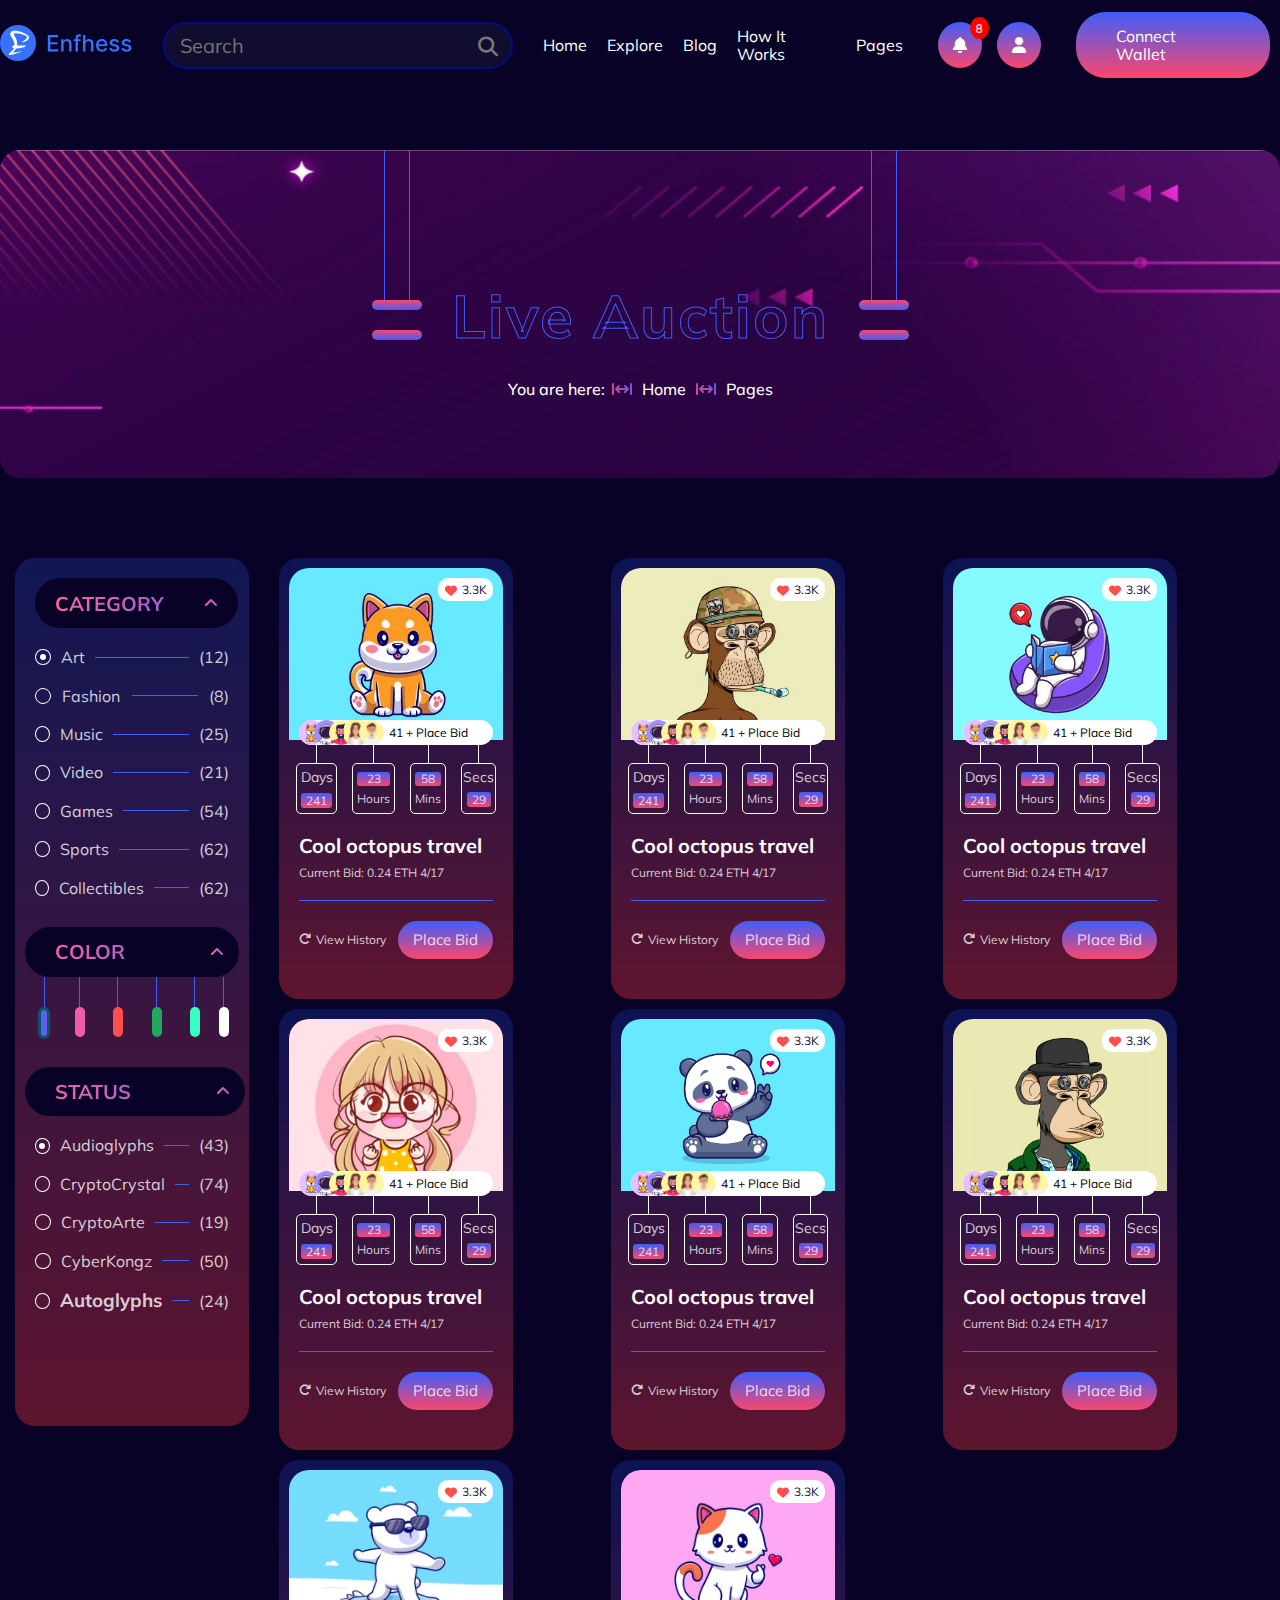
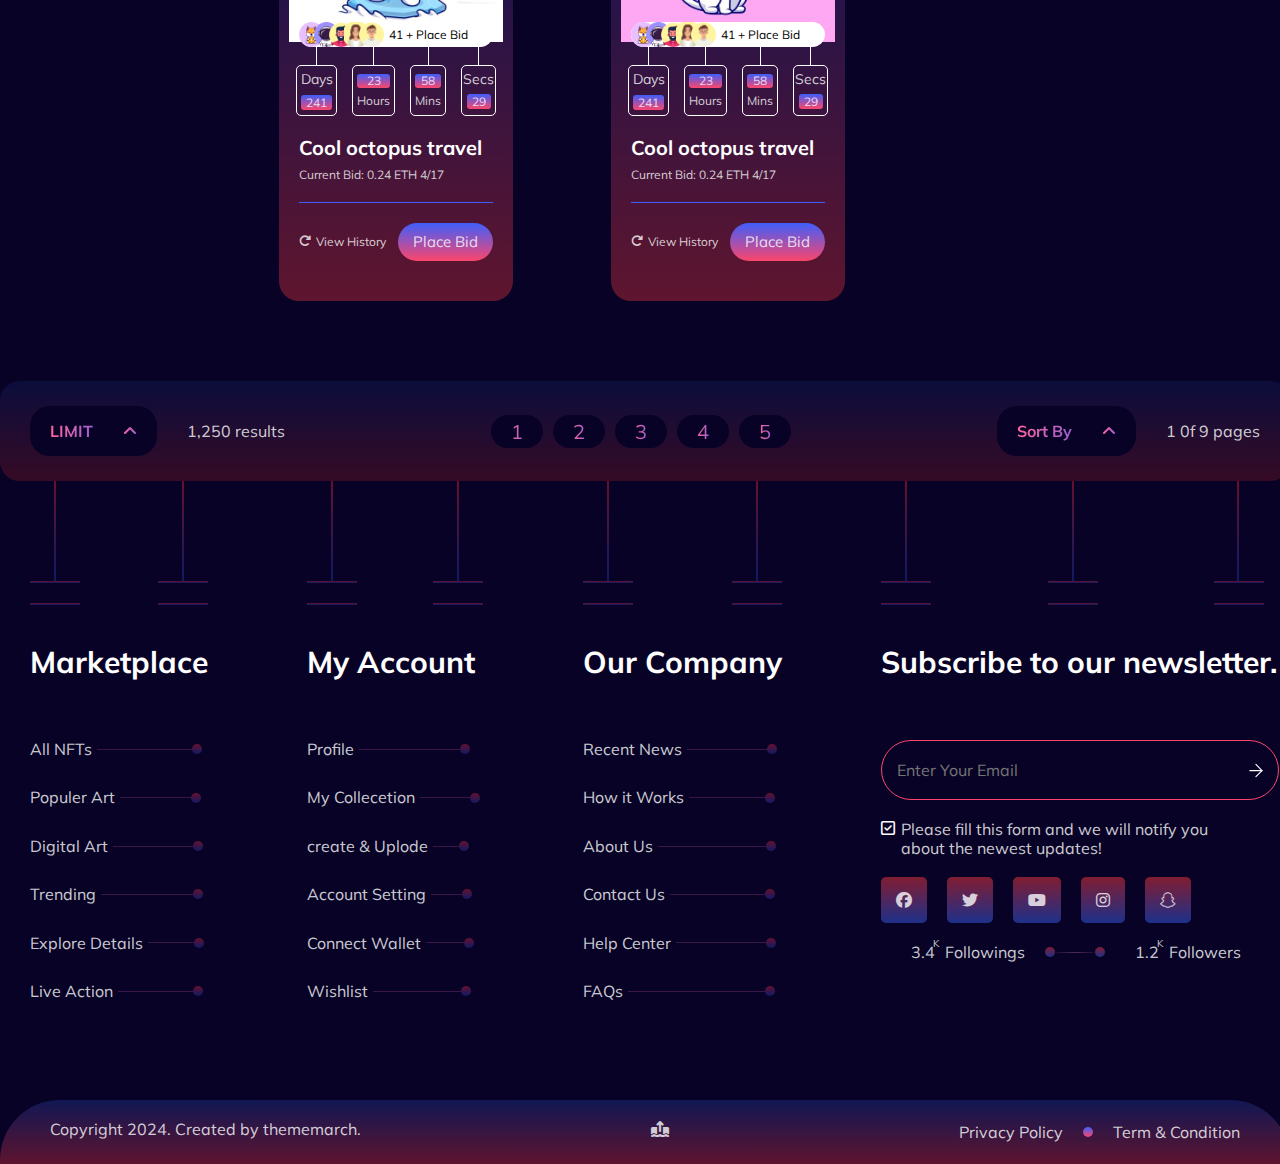
<file: index2.html>
<!DOCTYPE html>
<html lang="en">
<head>
    <meta charset="UTF-8">
    <meta name="viewport" content="width=device-width, initial-scale=1.0">
    <title>Document</title>
    <link rel="stylesheet" href="css2/index.css">
    <link rel="stylesheet" href="css2/all.min.css">
    <link rel="stylesheet" href="css2/normalize.css">

</head>
<body>
    <div class="header">
        <div class="logo">
            <img src="images/logo.svg" alt="">
        </div>
        <div class="ditals">
            <div class="form">
            <input type="text" placeholder="search" >
        <i class="fa-solid fa-magnifying-glass"></i>
        </div> 
        
        <ul>
            <li>
                <div class="mega home">
                 
                    <a href="index.html">Home style one</a>
                    <a href="index2.html">Home style two</a>
                    <a href="index3.html">Home style three</a>
                    <a href="index4.html">Home style four</a>
                    <a>Home style five</a>
                  
                </div>
                <a href="#">Home</a></li>
            <li>
                <div class="mega explore">
                   
                        <a>Explore style one</a>
                        <a>Explore style two</a>
                        <a>Explore style three</a>
                        <a>Explore style four</a>
                        <a>Explore style five</a>
                    
                </div>
                <a href="#">Explore</a></li>
            <li>
                <div class="mega blog">
                    
                        <a>Blog style one</a>
                        <a>Blog style two</a>
                        <a>Blog Details</a>
                    
                </div>
                <a href="#">Blog</a></li>
            <li>
                <div class="mega help">
                    
                        <a>Help center</a>
                        <a>Help Center Category</a>
                        <a>Help Center Details</a>
                        <a>Terms & Conditions</a>
                        <a>Private Policy</a>
                        <a>FAQs</a>
                    
                </div>
                <a href="#">How It Works</a></li>
            <li>
                <div class="mega contact">
                  
                        <a>Cotact Us</a>
                        <a>404 Error</a>
                        <a>Sign in</a>
                        <a>Rwgister</a>
                        <a>Forget Password</a>
                
                </div>
                <a href="#">Pages</a></li>
        </ul>
        <div class="icon">
            <div class="bell">
               <!-- <div class="red"></div>
               <div class="green"></div> -->
                 <i class="fa-solid fa-bell"></i>
                 
            </div>
            <div class="user">
                 <i class="fa-solid fa-user"></i>
            </div>
           
        </div>
        <div class="btn">
            <a href="" class="trgit">Connect Wallet</a>
            <div class="card red"></div>
            <div class="card green"></div>
            <div class="card blue"></div>
            <a href="" class="card  aqa">Connect Wallet</a>
            
        </div>
        </div>
       
        
   
       

       
    </div>

    <div class="land">
        <div class="container">
            <div class="heading">
                <div class="left">
                    <div class="hight">
                        <div></div>
                        <div></div>
                    </div>
                    <div class="width">
                        <div></div>
                        <div></div>
                    </div>
                  </div>
                  <div class="center">
                    <h1>Live Auction</h1>
                  </div>
                  <div class="right">
                    <div class="hight">
                        <div></div>
                        <div></div>
                    </div>
                    <div class="width">
                        <div></div>
                        <div></div>
                    </div>
                  </div>
            </div>
            <div class="line"></div>
            <div class="text">
                <div class="left">
                      <p>You are here:</p>
                <i class="fa-solid fa-arrows-left-right-to-line"></i>
                </div>
                <div class="right">
                    <p>Home</p>
                    <i class="fa-solid fa-arrows-left-right-to-line"></i>
                    <p>Pages</p>
                </div>
              
            </div>
        </div>
        
    </div>
    <div class="nav-section">
        <div class="container">
            <div class="left">
            <div class="category">
                <div class="headen">
                    <h1>CATEGORY</h1>
                <div class="icon">
                    <i class="fas fa-angle-up"></i>
                </div>
                </div>

                <div class="content">
                    <div class="text1">
                        <div class="bolet">
                        </div>
                        
                            <p>Art</p>
                         
                       
                        <div class="lin"></div>
                        <div class="numper">
                            (12)
                        </div>
                    </div>
                    <div class="width"></div>
                    <div class="text2">
                        <div class="bolet"></div>
                        <p>Fashion</p>
                        <div class="lin"></div>
                        <div class="numper">
                            (8)
                        </div>
                    </div>
                    <div class="width"></div>
                    <div class="text3">
                        <div class="bolet"></div>
                        <p>Music</p>
                        <div class="lin"></div>
                        <div class="numper">
                            (25)
                        </div>
                    </div>
                    <div class="width"></div>
                    <div class="text4">
                        <div class="bolet"></div>
                        <p>Video</p>
                        <div class="lin"></div>
                        <div class="numper">
                            (21)
                        </div>
                    </div>
                    <div class="width"></div>
                    <div class="text5">
                        <div class="bolet"></div>
                        <p>Games</p>
                        <div class="lin"></div>
                        <div class="numper">
                            (54)
                        </div>
                    </div>
                    <div class="width"></div>
                    <div class="text6">
                        <div class="bolet"></div>
                        <p>Sports</p>
                        <div class="lin"></div>
                        <div class="numper">
                            (62)
                        </div>
                    </div>
                    <div class="width"></div>
                    <div class="text7">
                        <div class="bolet"></div>
                        <p>Collectibles</p>
                        <div class="lin"></div>
                        <div class="numper">
                            (62)
                        </div>
                    </div>
                </div>
            </div>
           
            <div class="color">
            <div class="headen">
                <h1>COLOR</h1>
                <div class="icon">
                    <i class="fas fa-angle-up"></i>
                </div>
            </div>
            <div class="lines">
                <div class="bot1">
                 <div class="hight"></div>
                 <div class="blue1"></div>
                </div>
                <div class="bot2">
                 <div class="hight"></div>
                 <div class="blue2"></div>
                </div>
                <div class="bot3">
                 <div class="hight"></div>
                 <div class="blue3"></div>
                </div>
                <div class="bot4">
                 <div class="hight"></div>
                 <div class="blue4"></div>
                </div>
                <div class="bot5">
                 <div class="hight"></div>
                 <div class="blue5"></div>
                </div>
                <div class="bot6">
                 <div class="hight"></div>
                 <div class="blue6"></div>
                </div>
            </div>
            
            </div>
            <div class="status">
                <div class="headen">
                    <h1>STATUS</h1>
                    <div class="icon">
                        <i class="fas fa-angle-up"></i>
                    </div>
                </div>
                <div class="content">
                    <div class="text1">
                        <div class="bolet"></div>
                        <p>Audioglyphs</p>
                        <div class="lin"></div>
                        <div class="numper">
                            (43)
                        </div>
                    </div>
                    <div class="width"></div>
                    <div class="text2">
                        <div class="bolet"></div>
                        <p>CryptoCrystal</p>
                        <div class="lin"></div>
                        <div class="numper">
                            (74)
                        </div>
                    </div>
                    <div class="width"></div>
                    <div class="text3">
                        <div class="bolet"></div>
                        <p>CryptoArte</p>
                        <div class="lin"></div>
                        <div class="numper">
                            (19)
                        </div>
                    </div>
                    <div class="width"></div>
                    <div class="text4">
                        <div class="bolet"></div>
                        <p>CyberKongz</p>
                        <div class="lin"></div>
                        <div class="numper">
                            (50)
                        </div>
                    </div>
                    <div class="width"></div>
                    <div class="text5">
                        <div class="bolet"></div>
                        <h3>Autoglyphs</h3>
                        <div class="lin"></div>
                        <div class="numper">
                            (24)
                        </div>
                    </div>
                </div>

            </div>
            
        </div>
        <div class="right">
            <div class="box">
                <div class="imgs">
                    <img src="images/1.jpeg" alt="">
                    <div class="small-box">
                        <div class="icon">
                            <i class="fas fa-heart"></i>
                        </div>
                        <span>3.3K</span>
                    </div>

                    <div class="larg">
                        <div class="img">
                            <img src="images/avatar_10.png" class="actv" alt="">
                        <img src="images/avatar_11.png" class="actv" alt="">
                        <img src="images/avatar_12.png" alt="">
                        <img src="images/avatar_15.png" alt="">
                        <img src="images/avatar_36.png" class="actv" alt="">
                        </div>
                        <div class="text">
                            <p>41 + Place Bid</p>
                        </div>
                        
                </div>
                <div class="boxes">
                    
                    <div class="box1">
                        <div class="hight"></div>
                        <div class="box">
                            <p>Days</p>
                        <span>241</span>
                        </div>
                    </div>
                   
                    <div class="box2">
                        <div class="hight"></div>
                        <div class="box">
                           <p>23</p>
                        <span>Hours</span> 
                        </div>
                        
                    </div>
                   
                    <div class="box3">
                        <div class="hight"></div>
                       <div class="box">
                        <p>58</p>
                        <span>Mins</span>
                       </div>
                    </div>
                   
                    <div class="box4">
                        <div class="hight"></div>
                        <div class="box">
                            <p>Secs</p>
                        <span>29</span>
                        </div>
                    </div>
                </div>
               
            </div>
            <div class="text">
                <h1>Cool octopus travel</h1>
                <span>Current Bid: 0.24 ETH 4/17</span>
                <div class="width"></div>
                <div class="smal-text">
                    <div class="content">
                     <i class="fas fa-redo"></i> 
                     <span>View History</span>
                    </div>
                     <div class="btn">
                         <a class="trgit" href="#" >Place Bid</a>
                         <div class="card red"></div>
                         <div class="card green"></div>
                         <div class="card blue"></div>
                         
                        </div>
                     </div>
            </div>
        </div>
            <div class="box">
                <div class="imgs">
                    <img src="images/2.jpeg" alt="">
                    <div class="small-box">
                        <div class="icon">
                            <i class="fas fa-heart"></i>
                        </div>
                        <span>3.3K</span>
                    </div>
                    <div class="larg">
                        <div class="img">
                            <img src="images/avatar_10.png" alt="">
                        <img src="images/avatar_11.png" alt="">
                        <img src="images/avatar_12.png" alt="">
                        <img src="images/avatar_15.png" alt="">
                        <img src="images/avatar_36.png" alt="">
                        </div>
                        <div class="text">
                            <p>41 + Place Bid</p>
                        </div>
                        
                </div>
                <div class="boxes">
                    
                    <div class="box1">
                        <div class="hight"></div>
                        <div class="box">
                             <p>Days</p>
                        <span>241</span>
                        </div>
                       
                    </div>
                    
                    <div class="box2">
                        <div class="hight"></div>
                        <div class="box">
                             <p>23</p>
                        <span>Hours</span>
                        </div>
                       
                    </div>
                    
                    <div class="box3">
                        <div class="hight"></div>
                       <div class="box">
                        <p>58</p>
                        <span>Mins</span>
                       </div>
                    </div>
                   
                    <div class="box4">
                        <div class="hight"></div>
                     <div class="box">
                        <p>Secs</p>
                        <span>29</span>
                     </div>
                    </div>
                </div>
                
            </div>
            <div class="text">
                <h1>Cool octopus travel</h1>
                <span>Current Bid: 0.24 ETH 4/17</span>
                <div class="width"></div>
                <div class="smal-text">
                    <div class="content">
                     <i class="fas fa-redo"></i> 
                     <span>View History</span>
                    </div>
                     <div class="btn">
                         <a href="#">Place Bid</a>
                        </div>
                     </div>
            </div>
        </div>
            <div class="box">
                <div class="imgs">
                    <img src="images/3.jpeg" alt="">
                    <div class="small-box">
                        <div class="icon">
                            <i class="fas fa-heart"></i>
                        </div>
                        <span>3.3K</span>
                    </div>
                    <div class="larg">
                        <div class="img">
                            <img src="images/avatar_10.png" alt="">
                        <img src="images/avatar_11.png" alt="">
                        <img src="images/avatar_12.png" alt="">
                        <img src="images/avatar_15.png" alt="">
                        <img src="images/avatar_36.png" alt="">
                        </div>
                        <div class="text">
                            <p>41 + Place Bid</p>
                        </div>
                        
                </div>
                <div class="boxes">
                    
                    <div class="box1">
                        <div class="hight"></div>
                     <div class="box">
                        <p>Days</p>
                        <span>241</span>
                     </div>
                    </div>
                    
                    <div class="box2">
                        <div class="hight"></div>
                        <div class="box">
                             <p>23</p>
                        <span>Hours</span>
                        </div>
                    </div>
                   
                    <div class="box3">
                        <div class="hight"></div>
                       <div class="box">
                        <p>58</p>
                        <span>Mins</span>
                       </div>
                    </div>
                    
                    <div class="box4">
                        <div class="hight"></div>
                       <div class="box">
                        <p>Secs</p>
                        <span>29</span>
                       </div>
                    </div>
                </div>
                
            </div>
            <div class="text">
                <h1>Cool octopus travel</h1>
                <span>Current Bid: 0.24 ETH 4/17</span>
                <div class="width"></div>
                <div class="smal-text">
                    <div class="content">
                     <i class="fas fa-redo"></i> 
                     <span>View History</span>
                    </div>
                     <div class="btn">
                         <a href="#">Place Bid</a>
                        </div>
                     </div>
            </div>
        </div>
            <div class="box del">
                <div class="imgs">
                    <img src="images/general_20.jpeg" alt="">
                    <div class="small-box">
                        <div class="icon">
                            <i class="fas fa-heart"></i>
                        </div>
                        <span>3.3K</span>
                    </div>
                    <div class="larg">
                        <div class="img">
                            <img src="images/avatar_10.png" alt="">
                        <img src="images/avatar_11.png" alt="">
                        <img src="images/avatar_12.png" alt="">
                        <img src="images/avatar_15.png" alt="">
                        <img src="images/avatar_36.png" alt="">
                        </div>
                        <div class="text">
                            <p>41 + Place Bid</p>
                        </div>
                        
                </div>
                <div class="boxes">
                    
                    <div class="box1">
                        <div class="hight"></div>
                     <div class="box">
                        <p>Days</p>
                        <span>241</span>
                     </div>
                    </div>
                    
                    <div class="box2">
                        <div class="hight"></div>
                        <div class="box">
                            <p>23</p>
                        <span>Hours</span>
                        </div>
                    </div>
                   
                    <div class="box3">
                        <div class="hight"></div>
                       <div class="box">
                        <p>58</p>
                        <span>Mins</span>
                       </div>
                    </div>
                    
                    <div class="box4">
                        <div class="hight"></div>
                       <div class="box">
                        <p>Secs</p>
                        <span>29</span>
                       </div>
                    </div>
                </div>
                
            </div>
            <div class="text">
                <h1>Cool octopus travel</h1>
                <span>Current Bid: 0.24 ETH 4/17</span>
                <div class="width"></div>
                <div class="smal-text">
                   <div class="content">
                    <i class="fas fa-redo"></i> 
                    <span>View History</span>
                   </div>
                    <div class="btn">
                        <a href="#">Place Bid</a>
                       </div>
                    </div>
                  
            </div>
        </div>
            <div class="box  del">
                <div class="imgs">
                    <img src="images/general_19.jpeg" alt="">
                    <div class="small-box">
                        <div class="icon">
                            <i class="fas fa-heart"></i>
                        </div>
                        <span>3.3K</span>
                    </div>
                    <div class="larg">
                        <div class="img">
                            <img src="images/avatar_10.png" alt="">
                        <img src="images/avatar_11.png" alt="">
                        <img src="images/avatar_12.png" alt="">
                        <img src="images/avatar_15.png" alt="">
                        <img src="images/avatar_36.png" alt="">
                        </div>
                        <div class="text">
                            <p>41 + Place Bid</p>
                        </div>
                        
                </div>
                <div class="boxes">
                    
                    <div class="box1">
                        <div class="hight"></div>
                     <div class="box">
                        <p>Days</p>
                        <span>241</span>
                     </div>
                    </div>
                    
                    <div class="box2">
                        <div class="hight"></div>
                        <div class="box">
                            <p>23</p>
                        <span>Hours</span>
                        </div>
                    </div>
                   
                    <div class="box3">
                        <div class="hight"></div>
                       <div class="box">
                        <p>58</p>
                        <span>Mins</span>
                       </div>
                    </div>
                    
                    <div class="box4">
                        <div class="hight"></div>
                       <div class="box">
                        <p>Secs</p>
                        <span>29</span>
                       </div>
                    </div>
                </div>
                
            </div>
            <div class="text">
                <h1>Cool octopus travel</h1>
                <span>Current Bid: 0.24 ETH 4/17</span>
                <div class="width"></div>
                <div class="smal-text">
                   <div class="content">
                    <i class="fas fa-redo"></i> 
                    <span>View History</span>
                   </div>
                    <div class="btn">
                        <a href="#">Place Bid</a>
                       </div>
                    </div>
                  
            </div>
        </div>
            <div class="box del">
                <div class="imgs">
                    <img src="images/general_21.jpeg" alt="">
                    <div class="small-box">
                        <div class="icon">
                            <i class="fas fa-heart"></i>
                        </div>
                        <span>3.3K</span>
                    </div>
                    <div class="larg">
                        <div class="img">
                            <img src="images/avatar_10.png" alt="">
                        <img src="images/avatar_11.png" alt="">
                        <img src="images/avatar_12.png" alt="">
                        <img src="images/avatar_15.png" alt="">
                        <img src="images/avatar_36.png" alt="">
                        </div>
                        <div class="text">
                            <p>41 + Place Bid</p>
                        </div>
                        
                </div>
                <div class="boxes">
                    
                    <div class="box1">
                        <div class="hight"></div>
                     <div class="box">
                        <p>Days</p>
                        <span>241</span>
                     </div>
                    </div>
                    
                    <div class="box2">
                        <div class="hight"></div>
                        <div class="box">
                            <p>23</p>
                        <span>Hours</span>
                        </div>
                    </div>
                   
                    <div class="box3">
                        <div class="hight"></div>
                       <div class="box">
                        <p>58</p>
                        <span>Mins</span>
                       </div>
                    </div>
                    
                    <div class="box4">
                        <div class="hight"></div>
                       <div class="box">
                        <p>Secs</p>
                        <span>29</span>
                       </div>
                    </div>
                </div>
                
            </div>
            <div class="text">
                <h1>Cool octopus travel</h1>
                <span>Current Bid: 0.24 ETH 4/17</span>
                <div class="width"></div>
                <div class="smal-text">
                   <div class="content">
                    <i class="fas fa-redo"></i> 
                    <span>View History</span>
                   </div>
                    <div class="btn">
                        <a href="#">Place Bid</a>
                       </div>
                    </div>
                  
            </div>
        </div>
            <div class="box del">
                <div class="imgs">
                    <img src="images/general_23.jpeg" alt="">
                    <div class="small-box">
                        <div class="icon">
                            <i class="fas fa-heart"></i>
                        </div>
                        <span>3.3K</span>
                    </div>
                    <div class="larg">
                        <div class="img">
                            <img src="images/avatar_10.png" alt="">
                        <img src="images/avatar_11.png" alt="">
                        <img src="images/avatar_12.png" alt="">
                        <img src="images/avatar_15.png" alt="">
                        <img src="images/avatar_36.png" alt="">
                        </div>
                        <div class="text">
                            <p>41 + Place Bid</p>
                        </div>
                        
                </div>
                <div class="boxes">
                    
                    <div class="box1">
                        <div class="hight"></div>
                     <div class="box">
                        <p>Days</p>
                        <span>241</span>
                     </div>
                    </div>
                    
                    <div class="box2">
                        <div class="hight"></div>
                        <div class="box">
                            <p>23</p>
                        <span>Hours</span>
                        </div>
                    </div>
                   
                    <div class="box3">
                        <div class="hight"></div>
                       <div class="box">
                        <p>58</p>
                        <span>Mins</span>
                       </div>
                    </div>
                    
                    <div class="box4">
                        <div class="hight"></div>
                       <div class="box">
                        <p>Secs</p>
                        <span>29</span>
                       </div>
                    </div>
                </div>
                
            </div>
            <div class="text">
                <h1>Cool octopus travel</h1>
                <span>Current Bid: 0.24 ETH 4/17</span>
                <div class="width"></div>
                <div class="smal-text">
                   <div class="content">
                    <i class="fas fa-redo"></i> 
                    <span>View History</span>
                   </div>
                    <div class="btn">
                        <a href="#">Place Bid</a>
                       </div>
                    </div>
                  
            </div>
        </div>
            <div class="box del">
                <div class="imgs">
                    <img src="images/general_25.jpeg" alt="">
                    <div class="small-box">
                        <div class="icon">
                            <i class="fas fa-heart"></i>
                        </div>
                        <span>3.3K</span>
                    </div>
                    <div class="larg">
                        <div class="img">
                            <img src="images/avatar_10.png" alt="">
                        <img src="images/avatar_11.png" alt="">
                        <img src="images/avatar_12.png" alt="">
                        <img src="images/avatar_15.png" alt="">
                        <img src="images/avatar_36.png" alt="">
                        </div>
                        <div class="text">
                            <p>41 + Place Bid</p>
                        </div>
                        
                </div>
                <div class="boxes">
                    
                    <div class="box1">
                        <div class="hight"></div>
                     <div class="box">
                        <p>Days</p>
                        <span>241</span>
                     </div>
                    </div>
                    
                    <div class="box2">
                        <div class="hight"></div>
                        <div class="box">
                            <p>23</p>
                        <span>Hours</span>
                        </div>
                    </div>
                   
                    <div class="box3">
                        <div class="hight"></div>
                       <div class="box">
                        <p>58</p>
                        <span>Mins</span>
                       </div>
                    </div>
                    
                    <div class="box4">
                        <div class="hight"></div>
                       <div class="box">
                        <p>Secs</p>
                        <span>29</span>
                       </div>
                    </div>
                </div>
                
            </div>
            <div class="text">
                <h1>Cool octopus travel</h1>
                <span>Current Bid: 0.24 ETH 4/17</span>
                <div class="width"></div>
                <div class="smal-text">
                   <div class="content">
                    <i class="fas fa-redo"></i> 
                    <span>View History</span>
                   </div>
                    <div class="btn">
                        <a href="#">Place Bid</a>
                       </div>
                    </div>
                  
            </div>
        </div>
          
        </div> 

        <div class="widther"></div>
       
        </div>
        
    </div>
    
    <div class="side-bar">
        <div class="container">
            <div class="left">
                <div class="hed">
                    <h1>LIMIT</h1>
                   <div class="icon">
                    <i class="fas fa-angle-up"></i>
                   </div>
                </div>
                <div class="cont">
                    <p>1,250 results</p>
                </div>
            </div>
            <div class="center">
                <div class="div1">
                <p class="actv">1</p>
                </div>
              <div class="div2">
                      <p>2</p>
              </div>
              <div class="div3">
                <p>3</p>
              </div>
              <div class="div4">
                <p>4</p>
                </div>
             <div class="div5">
                <p>5</p>
             </div>
              
            
            </div>
            <div class="right">
                <div class="hed">
                    <h1>Sort By</h1>
                    <div class="icon">
                        <i class="fas fa-angle-up"></i>
                    </div>
                    
                </div>
                <div class="cont">
                    <p>1 0f 9 pages</p>
                </div>
            </div>
        </div>
        
    </div>
 <div class="footer">
        <div class="container">
            <div class="left">
                <div class="lines">
                    <div class="frist-lin">
                        <div class="hight"></div>
                        <div class="width">
                            <div></div>
                            <div></div>
                        </div> 
                       
                    </div>
                    <div class="last-lin">
                        <div class="hight"></div>
                        <div class="width">
                            <div></div>
                            <div></div>
                        </div> 
                    </div>
                </div>
                <div class="heade">
                    <h1>Marketplace</h1>
                </div>
                <div class="ctrec"></div>
                <div class="text">
                    <div class="content1">
                        <p>All NFTs</p>
                        <div class="width"></div>
                        <div class="bob"></div>
                    </div>
                    <div class="content2">
                        <p>Populer Art</p>
                        <div class="width"></div>
                        <div class="bob"></div>
                    </div>
                    <div class="content3">
                        <p>Digital Art</p>
                        <div class="width"></div>
                        <div class="bob"></div>
                    </div>
                    <div class="content4">
                        <p>Trending</p>
                        <div class="width"></div>
                        <div class="bob"></div>
                    </div>
                    <div class="contnt5">
                        <p>Explore Details</p>
                        <div class="width"></div>
                        <div class="bob"></div>
                    </div>
                    <div class="contnt6">
                        <p>Live Action</p>
                        <div class="width"></div>
                        <div class="bob"></div>
                    </div>
                </div>
            </div>
            <div class="letwr">
                <div class="lines">
                    <div class="frist-lin">
                        <div class="hight"></div>
                        <div class="width">
                            <div></div>
                            <div></div>
                        </div> 
                       
                    </div>
                    <div class="last-lin">
                        <div class="hight"></div>
                        <div class="width">
                            <div></div>
                            <div></div>
                        </div> 
                    </div>
                </div>
                <div class="heade">
                    <h1>My Account</h1>
                </div>
                <div class="ctrec"></div>
                <div class="text">
                    <div class="content1">
                        <p>Profile</p>
                        <div class="width"></div>
                        <div class="bob"></div>
                    </div>
                    <div class="content2">
                        <p>My Collecetion</p>
                        <div class="width"></div>
                        <div class="bob"></div>
                    </div>
                    <div class="content3">
                        <p>create & Uplode</p>
                        <div class="width"></div>
                        <div class="bob"></div>
                    </div>
                    <div class="content4">
                        <p>Account Setting</p>
                        <div class="width"></div>
                        <div class="bob"></div>
                    </div>
                    <div class="contnt5">
                        <p>Connect Wallet</p>
                        <div class="width"></div>
                        <div class="bob"></div>
                    </div>
                    <div class="contnt6">
                        <p>Wishlist</p>
                        <div class="width"></div>
                        <div class="bob"></div>
                    </div>
                </div>
            </div>
            <div class="centers">
                <div class="lines">
                    <div class="frist-lin">
                        <div class="hight"></div>
                        <div class="width">
                            <div></div>
                            <div></div>
                        </div> 
                       
                    </div>
                    <div class="last-lin">
                        <div class="hight"></div>
                        <div class="width">
                            <div></div>
                            <div></div>
                        </div> 
                    </div>
                </div>
                <div class="heade">
                    <h1>Our Company</h1>
                </div>
                <div class="ctrec"></div>
                <div class="text">
                    <div class="content1">
                        <p>Recent News</p>
                        <div class="width"></div>
                        <div class="bob"></div>
                    </div>
                    <div class="content2">
                        <p>How it Works</p>
                        <div class="width"></div>
                        <div class="bob"></div>
                    </div>
                    <div class="content3">
                        <p>About Us</p>
                        <div class="width"></div>
                        <div class="bob"></div>
                    </div>
                    <div class="content4">
                        <p>Contact Us</p>
                        <div class="width"></div>
                        <div class="bob"></div>
                    </div>
                    <div class="contnt5">
                        <p>Help Center</p>
                        <div class="width"></div>
                        <div class="bob"></div>
                    </div>
                    <div class="contnt6">
                        <p>FAQs</p>
                        <div class="width"></div>
                        <div class="bob"></div>
                    </div>
                </div>
            </div>
        
            <div class="last-corner">
                <div class="lines">
                    <div class="frist-lin">
                        <div class="hight"></div>
                        <div class="width">
                            <div></div>
                            <div></div>
                        </div> 
                       
                    </div>
                    <div class="last-lin">
                        <div class="hight"></div>
                        <div class="width">
                            <div></div>
                            <div></div>
                        </div> 
                    </div>
                    <div class="left-lin">
                        <div class="hight"></div>
                        <div class="width">
                            <div></div>
                            <div></div>
                        </div> 
                    </div>
                </div>
                <div class="heade">
                    <h1>Subscribe to our newsletter.</h1>
                </div>
                <div class="ctrec"></div>
                <div class="input">
                    <input type="text" placeholder="Enter Your Email">
                    <img src="images/arrow-right.svg" alt="">
                </div>
                <div class="coled"></div>
                <div class="text">
                    <i class="fa-regular fa-square-check"></i>
                    <div class="content">
                        <p>Please fill this form and we will notify you</p>
                        <span>about the newest updates!</span>
                    </div>
                </div>
                <div class="nms"></div>
                
                <div class="socials">
                    <i class="fa-brands fa-facebook"></i>
                    <i class="fa-brands fa-twitter"></i>
                    <i class="fa-brands fa-youtube"></i>
                    <i class="fa-brands fa-instagram"></i>
                    <i class="fa-brands fa-snapchat"></i>
                </div>
                <div class="vd"></div>
                <div class="folwers">
                   <div class="span">
                    <span>3.4</span>
                    <p>Followings</p>
                   </div>
                    <div class="bobs">
                        <div></div>
                        <div class="width"></div>
                        <div></div>
                    </div>
                    <div class="span">
                        <span>1.2</span>
                        <p>Followers</p>
                       </div>
                </div>
                
            </div>
        </div>
        
        
       </div> 
       <div class="foot"></div>
       <div class="footeng">
        <div class="container">
            <div class="left">
                <p>Copyright 2024. Created by thememarch.</p>
            </div>
           <div class="center">
            <i class="fa-solid fa-arrow-up-from-ground-water"></i>
           </div>

           <div class="right">
            <p>Privacy Policy</p>
            <div class="bob"></div>
            <span>Term & Condition</span>
           </div>
        </div>
       </div> 
</body>
</html>
</file>
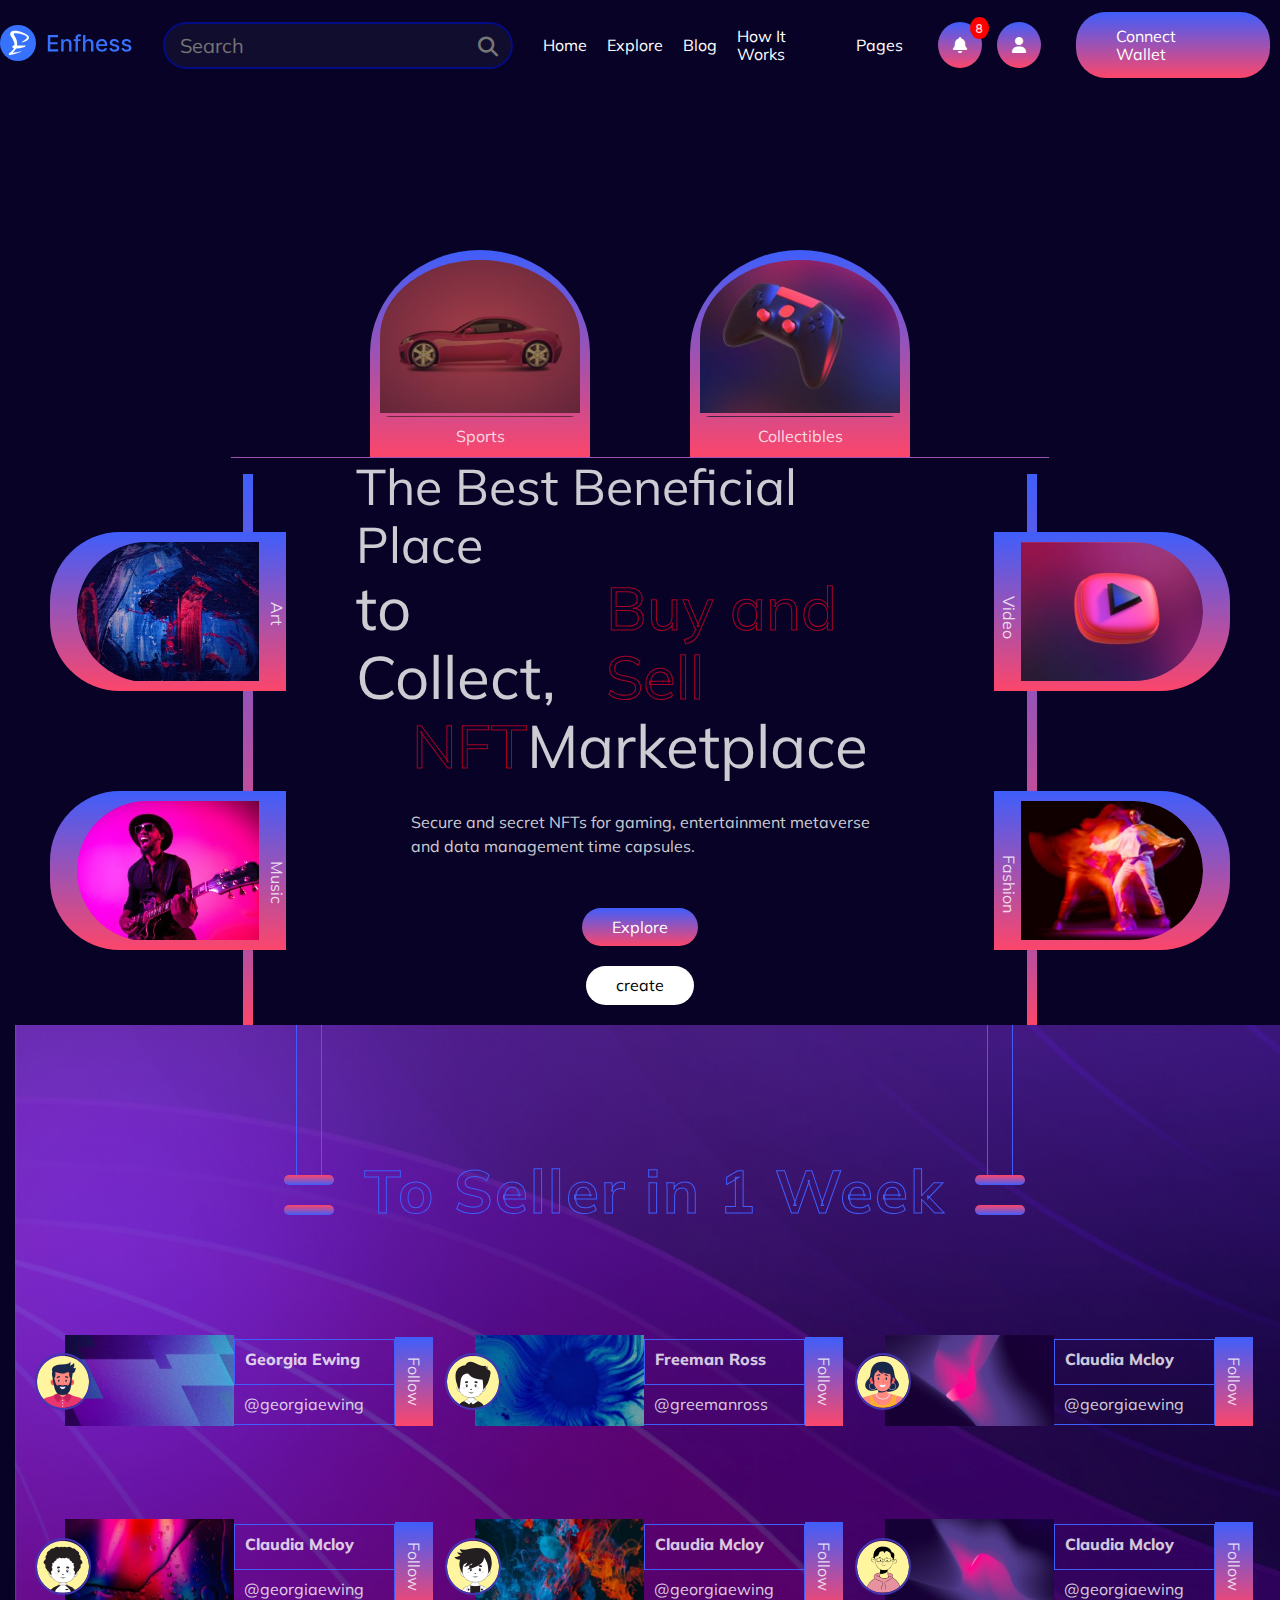
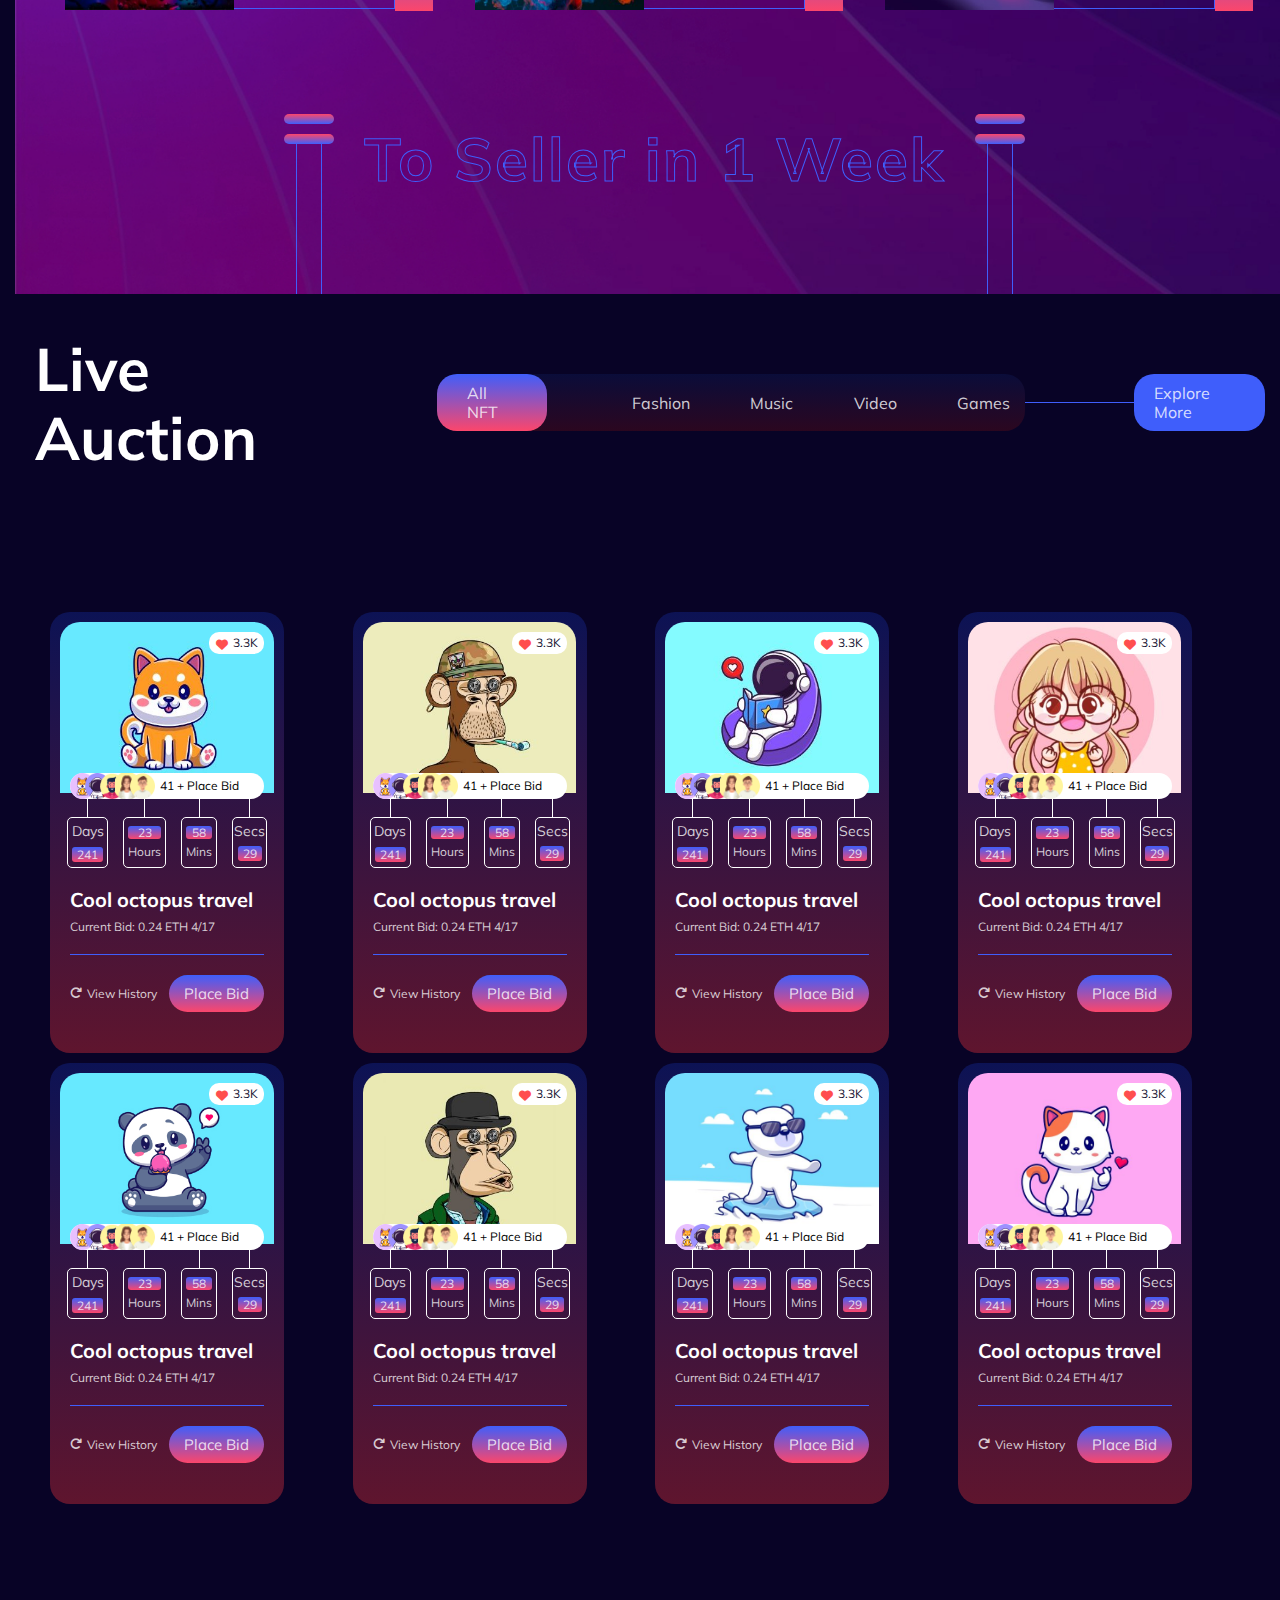
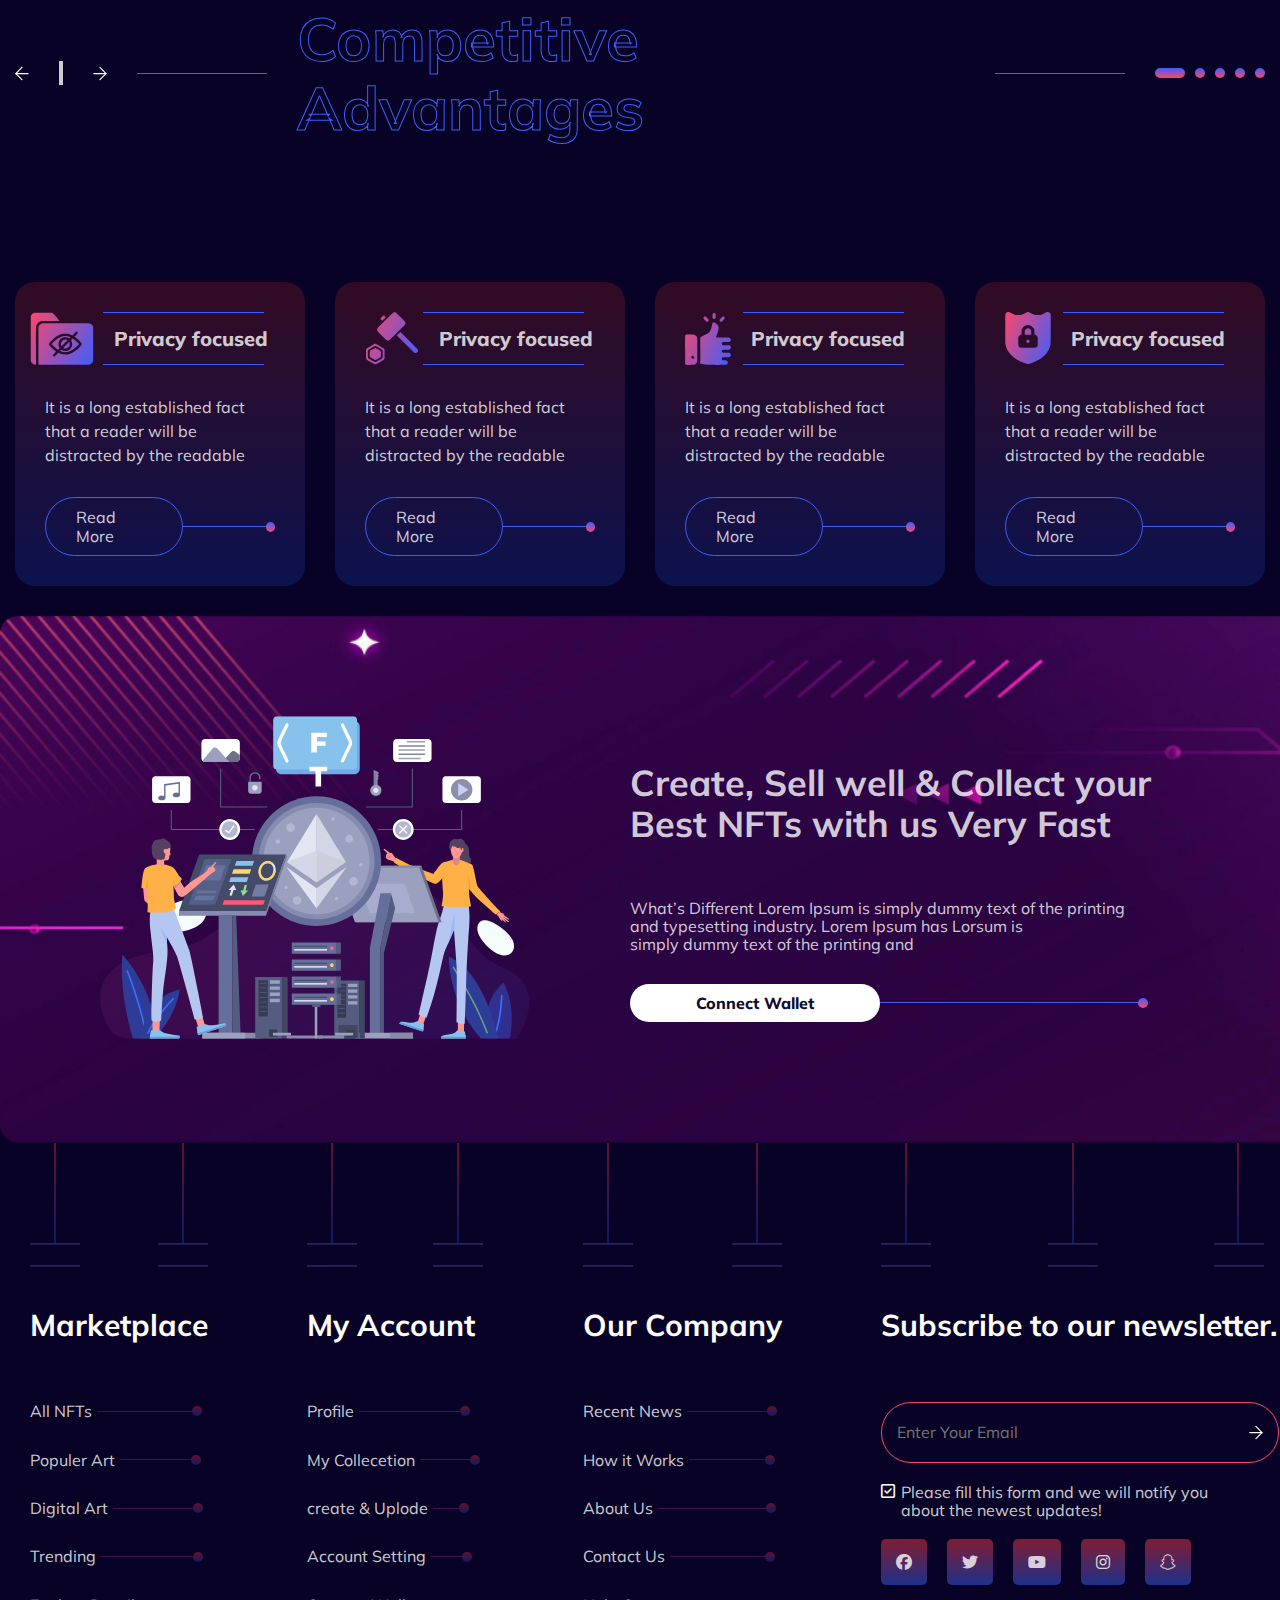
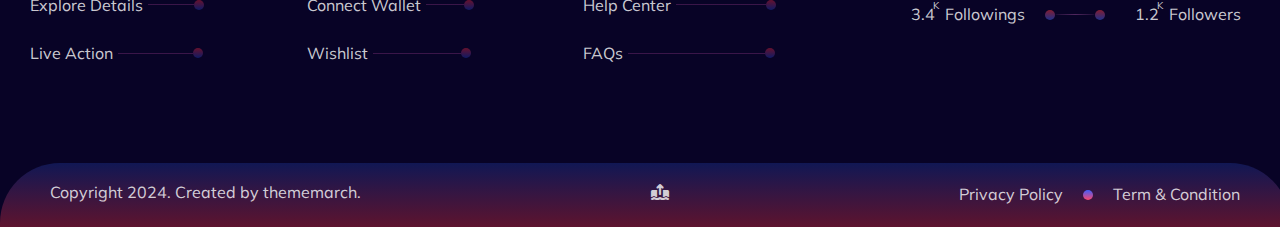
<file: index3.html>
<!DOCTYPE html>
<html lang="en">
<head>
    <meta charset="UTF-8">
    <meta name="viewport" content="width=device-width, initial-scale=1.0">
    <title>Document</title>
    <link rel="stylesheet" href="css3/all.min.css">
    <link rel="stylesheet" href="css3/main.css">
    <link rel="stylesheet" href="css3/normalize.css">

</head>
<body>
    <div class="header">
        <div class="logo">
            <img src="images/logo.svg" alt="">
        </div>
        <div class="ditals">
            <div class="form">
            <input type="text" placeholder="search" >
        <i class="fa-solid fa-magnifying-glass"></i>
        </div> 
        
        <ul>
            <li>
                <div class="mega home">
                 
                    <a href="index.html">Home style one</a>
                    <a href="index2.html" >Home style two</a>
                    <a href="index3.html">Home style three</a>
                    <a href="index4.html">Home style four</a>
                    <a>Home style five</a>
                  
                </div>
                <a href="#">Home</a></li>
            <li>
                <div class="mega explore">
                   
                        <a>Explore style one</a>
                        <a>Explore style two</a>
                        <a>Explore style three</a>
                        <a>Explore style four</a>
                        <a>Explore style five</a>
                    
                </div>
                <a href="#">Explore</a></li>
            <li>
                <div class="mega blog">
                    
                        <a>Blog style one</a>
                        <a>Blog style two</a>
                        <a>Blog Details</a>
                    
                </div>
                <a href="#">Blog</a></li>
            <li>
                <div class="mega help">
                    
                        <a>Help center</a>
                        <a>Help Center Category</a>
                        <a>Help Center Details</a>
                        <a>Terms & Conditions</a>
                        <a>Private Policy</a>
                        <a>FAQs</a>
                    
                </div>
                <a href="#">How It Works</a></li>
            <li>
                <div class="mega contact">
                  
                        <a>Cotact Us</a>
                        <a>404 Error</a>
                        <a>Sign in</a>
                        <a>Rwgister</a>
                        <a>Forget Password</a>
                
                </div>
                <a href="#">Pages</a></li>
        </ul>
        <div class="icon">
            <div class="bell">
               <!-- <div class="red"></div>
               <div class="green"></div> -->
                 <i class="fa-solid fa-bell"></i>
                 
            </div>
            <div class="user">
                 <i class="fa-solid fa-user"></i>
            </div>
           
        </div>
        <div class="btn">
            <a href="" class="trgit">Connect Wallet</a>
            <div class="card red"></div>
            <div class="card green"></div>
            <div class="card blue"></div>
            <a href="" class="card  aqa">Connect Wallet</a>
            
        </div>
        </div>
    </div>
    <!-- landing -->
    <div class="landing">
        <div class="container">
            <div class="headin">
               <div class="box">
                <div class="imges">
                    <img src="imge/category_6.jpeg" class="targit" alt="">
                    <div class="card red"></div>
                    <div class="card green"></div>
                    <div class="card blue"></div>
                    <div class="card wello"></div>
                    <div class="card bnh"></div>
                    <img src="imge/category_6.jpeg" class="card aqa" alt="">
                </div>
               
                <p>Sports</p>
               </div>
               <div class="box">
                <div class="imges">
                    <img src="imge/category_4.jpeg" class="targit" alt="">
                    <div class="card red"></div>
                    <div class="card green"></div>
                    <div class="card blue"></div>
                    <div class="card wello"></div>
                    <div class="card bnh"></div>
                    <img src="imge/category_4.jpeg" class="card aqa" alt="">
                </div>
                <p>Collectibles</p>
               </div>
            </div>
            <div class="width"></div>
            <div class="main-section">
                
                <div class="left">
                    <div class="box">
                        <div class="imges">
                            <img src="imge/category_1.jpeg" class="targit" alt="">
                            <div class="card red"></div>
                            <div class="card green"></div>
                            <div class="card blue"></div>
                            <div class="card wello"></div>
                            <div class="card bnh"></div>
                            <img src="imge/category_1.jpeg" class="card aqa" alt="">
                        </div>
                      <div class="par">
                        <p>Art</p>
                      </div>
    
                    </div>
                    <div class="box">
                        <div class="imges">
                            <img src="imge/category_2.jpeg" class="targit" alt="">
                            <div class="card red"></div>
                            <div class="card green"></div>
                            <div class="card blue"></div>
                            <div class="card wello"></div>
                            <div class="card bnh"></div>
                            <img src="imge/category_2.jpeg" class="card aqa" alt="">
                        </div>
                       <div class="par">
                        <p>Music</p>
                       </div>
                    </div>
                </div>
                <div class="hight"></div>
                <div class="center">
                    <div class="cap-text">
                       <div class="hed-text">
                        <p>The Best Beneficial Place</p>
                       </div>
                       <div class="small-text">
                        <p>to Collect,</p>
                        <div class="marc">
                            <span>Buy and Sell</span>
                        </div>
                       </div>
                       <div class="bot-text">
                        <p>NFT </p>
                        <div class="bnm">
                        <p> Marketplace</p>
                        </div>
                       </div>
                      
                    </div>
                    <div class="line"></div>
                    <div class="small-text">
                        <p>Secure and secret NFTs for gaming, entertainment metaverse <br>
                            and data management time capsules.</p>
                    </div>
                    <div class="byn">
                        <div class="bot">
                            <a href="#" class="trgit">Explore </a>
                            <div class="card red"></div>
                            <div class="card green"></div>
                            <div class="card blue"></div>
                            <a href="#" class="card aqa">Explore </a>
                        </div>
                      
                        <div class="actv">
                            <a href="#" class="trgit">create</a>
                            <div class="card red"></div>
                            <div class="card green"></div>
                            <div class="card blue"></div>
                            <a href="#" class="card aqa">create</a>
                        </div>
                    </div>
                </div>
                <div class="width"></div>
                <div class="right">
                    <div class="box">
                        <div class="imges">
                            <img src="imge/category_3.jpeg" class="targit" alt="">
                            <div class="card red"></div>
                            <div class="card green"></div>
                            <div class="card blue"></div>
                            <div class="card wello"></div>
                            <div class="card bnh"></div>
                            <img src="imge/category_3.jpeg" class="card aqa" alt="">
                        </div>
                       <div class="par">
                        <p>Video</p>
                       </div>
                    </div>
                    <div class="box">
                        <div class="imges">
                            <img src="imge/category_5.jpeg" class="targit" alt="">
                            <div class="card red"></div>
                            <div class="card green"></div>
                            <div class="card blue"></div>
                            <div class="card wello"></div>
                            <div class="card bnh"></div>
                            <img src="imge/category_5.jpeg" class="card aqa" alt="">
                        </div>
                        <div class="par">
                            <p>Fashion</p>
                        </div>
                    </div>
                </div>
            </div>
         
        </div>
    </div>
<!-- land -->
    <div class="land">
       

        <div class="container">
            <div class="heading">
                <div class="left">
                    <div class="hight">
                        <div></div>
                        <div></div>
                    </div>
                    <div class="width">
                        <div></div>
                        <div></div>
                    </div>
                  </div>
                  <div class="center">
                    <h1>To Seller in 1 Week</h1>
                  </div>
                  <div class="right">
                    <div class="hight">
                        <div></div>
                        <div></div>
                    </div>
                    <div class="width">
                        <div></div>
                        <div></div>
                    </div>
                  </div>
            </div>
          
        <div class="overlay"></div>
        <div class="mpm"></div>
        <div class="boxs">
            <div class="container">
                <div class="box">
                    <div class="img">
                        <img src="imge/avatar_30.png" alt="">
                    </div>
                    <div class="back">
                        <img src="imge/general_1.jpeg" alt="">
                    </div>
                    <div class="text">
                        <div class="name">
                            <p>Georgia Ewing</p>
                        </div>
                        
                        <div class="line"></div>
                        <p>@georgiaewing</p>
                    </div>
                    <div class="botn">
                        <a href="#">Follow</a>
                    </div>
                </div>
                <div class="box">
                    <div class="img">
                        <img src="imge/avatar_31.png" alt="">
                    </div>
                    <div class="back">
                        <img src="imge/general_2.jpeg" alt="">
                    </div>
                    <div class="text">
                        <div class="name">
                            <p>Freeman Ross</p>
                        </div>
                        
                        <div class="line"></div>
                        <p>@greemanross</p>
                    </div>
                    <div class="botn">
                        <a href="#">Follow</a>
                    </div>
                </div>
                <div class="box">
                    <div class="img">
                        <img src="imge/avatar_32.png" alt="">
                    </div>
                    <div class="back">
                        <img src="imge/general_3.jpeg" alt="">
                    </div>
                    <div class="text">
                        <div class="name">
                            <p>Claudia Mcloy</p>
                        </div>
                        
                        <div class="line"></div>
                        <p>@georgiaewing</p>
                    </div>
                    <div class="botn">
                        <a href="#">Follow</a>
                    </div>
                </div>
                <div class="lines"></div>
            </div>
            <div class="nextbox">
                <div class="container">
                    <div class="box">
                <div class="img">
                    <img src="imge/avatar_33.png" alt="">
                </div>
                <div class="back">
                    <img src="imge/general_4.jpeg" alt="">
                </div>
                <div class="text">
                    <div class="name">
                        <p>Claudia Mcloy</p>
                    </div>
                    
                    <div class="line"></div>
                    <p>@georgiaewing</p>
                </div>
                <div class="botn">
                    <a href="#">Follow</a>
                </div>
            </div>
            <div class="box">
                <div class="img">
                    <img src="imge/avatar_34.png" alt="">
                </div>
                <div class="back">
                    <img src="imge/general_6.jpeg" alt="">
                </div>
                <div class="text">
                    <div class="name">
                        <p>Claudia Mcloy</p>
                    </div>
                    
                    <div class="line"></div>
                    <p>@georgiaewing</p>
                </div>
                <div class="botn">
                    <a href="#">Follow</a>
                </div>
            </div>
            <div class="box">
                <div class="img">
                    <img src="imge/avatar_35.png" alt="">
                </div>
                <div class="back">
                    <img src="imge/general_5.jpeg" alt="">
                </div>
                <div class="text">
                    <div class="name">
                        <p>Claudia Mcloy</p>
                    </div>
                    
                    <div class="line"></div>
                    <p>@georgiaewing</p>
                </div>
                <div class="botn">
                    <a href="#">Follow</a>
                </div>
            </div> 
                </div>
            </div>
          
        </div>
        <div class="mnb"></div>
        <div class="headin">
            <div class="left">
                <div class="width">
                    <div></div>
                    <div></div>
                </div>
                <div class="hight">
                    <div></div>
                    <div></div>
                </div>
              </div>
              <div class="center">
                <h1>To Seller in 1 Week</h1>
              </div>
              <div class="right">
                <div class="width">
                    <div></div>
                    <div></div>
                </div>
                <div class="hight">
                    <div></div>
                    <div></div>
                </div>
              </div>
        </div>
    
        </div>
        
    </div>
    <!-- main-side -->
        <div class="main-side">
        <div class="container">
              <div class="head">
            <div class="left">
             <h1>Live Auction</h1>
             <div class="linew"></div>
        </div>
        <div class="center">
     <div class="links">
        <div class="actv">
            <a href="#" class="targit">All NFT</a>
            <div class="card red"></div>
            <div class="card green"></div>
            <div class="card blue"></div>
            <a href="#" class="card aqa">All NFT</a>
        </div>
            <div class="fashion">
                <a href="#" class="targit">Fashion</a>
                <div class="card red"></div>
            <div class="card green"></div>
            <div class="card blue"></div>
                  <a href="#" class="card aqa">Fashion</a>
            </div>
          <div class="music">
            <a href="#" class="targit">Music</a>
            <div class="card red"></div>
            <div class="card green"></div>
            <div class="card blue"></div>
            <a href="#" class="card aqa">Music</a>
          </div>
            <div class="video">
                
                <a href="#" class="targit">Video</a>
            <div class="card red"></div>
            <div class="card green"></div>
            <div class="card blue"></div>
            <a href="#" class="card aqa">Video</a>
            </div>
            <div class="gam">
                 
                 <a href="#" class="targit">Games</a>
                 <div class="card red"></div>
                 <div class="card green"></div>
                 <div class="card blue"></div>
                 <a href="#" class="card aqa">Games</a>
            </div>
           
        </div>
        </div>
        <div class="right">
            <div class="linew"></div>
            <div class="bot">
                <a href="#" class="targit">Explore More</a>
                <div class="card red"></div>
                <div class="card green"></div>
                <div class="card blue"></div>
                <a href="#" class="card aqa">Explore More</a>
            </div>
        </div>
    </div>
    <div class="cnb"></div>
    <div class="nav-side">
        <div class="container">

                <div class="box">
                    <div class="imgs">
                        <img src="images/1.jpeg" alt="">
                        <div class="small-box">
                            <div class="icon">
                                <i class="fas fa-heart"></i>
                            </div>
                            <span>3.3K</span>
                        </div>
    
                        <div class="larg">
                            <div class="img">
                                <img src="images/avatar_10.png" class="actv" alt="">
                            <img src="images/avatar_11.png" class="actv" alt="">
                            <img src="images/avatar_12.png" alt="">
                            <img src="images/avatar_15.png" alt="">
                            <img src="images/avatar_36.png" class="actv" alt="">
                            </div>
                            <div class="text">
                                <p>41 + Place Bid</p>
                            </div>
                            
                    </div>
                    <div class="boxes">
                        
                        <div class="box1">
                            <div class="hight"></div>
                            <div class="box">
                                <p>Days</p>
                            <span>241</span>
                            </div>
                        </div>
                       
                        <div class="box2">
                            <div class="hight"></div>
                            <div class="box">
                               <p>23</p>
                            <span>Hours</span> 
                            </div>
                            
                        </div>
                       
                        <div class="box3">
                            <div class="hight"></div>
                           <div class="box">
                            <p>58</p>
                            <span>Mins</span>
                           </div>
                        </div>
                       
                        <div class="box4">
                            <div class="hight"></div>
                            <div class="box">
                                <p>Secs</p>
                            <span>29</span>
                            </div>
                        </div>
                    </div>
                   
                </div>
                <div class="text">
                    <h1>Cool octopus travel</h1>
                    <span>Current Bid: 0.24 ETH 4/17</span>
                    <div class="width"></div>
                    <div class="smal-text">
                        <div class="content">
                         <i class="fas fa-redo"></i> 
                         <span>View History</span>
                        </div>
                         <div class="btn">
                             <a class="trgit" href="#" >Place Bid</a>
                             <div class="card red"></div>
                             <div class="card green"></div>
                             <div class="card blue"></div>
                             
                            </div>
                         </div>
                </div>
            </div>
                <div class="box">
                    <div class="imgs">
                        <img src="images/2.jpeg" alt="">
                        <div class="small-box">
                            <div class="icon">
                                <i class="fas fa-heart"></i>
                            </div>
                            <span>3.3K</span>
                        </div>
                        <div class="larg">
                            <div class="img">
                                <img src="images/avatar_10.png" alt="">
                            <img src="images/avatar_11.png" alt="">
                            <img src="images/avatar_12.png" alt="">
                            <img src="images/avatar_15.png" alt="">
                            <img src="images/avatar_36.png" alt="">
                            </div>
                            <div class="text">
                                <p>41 + Place Bid</p>
                            </div>
                            
                    </div>
                    <div class="boxes">
                        
                        <div class="box1">
                            <div class="hight"></div>
                            <div class="box">
                                 <p>Days</p>
                            <span>241</span>
                            </div>
                           
                        </div>
                        
                        <div class="box2">
                            <div class="hight"></div>
                            <div class="box">
                                 <p>23</p>
                            <span>Hours</span>
                            </div>
                           
                        </div>
                        
                        <div class="box3">
                            <div class="hight"></div>
                           <div class="box">
                            <p>58</p>
                            <span>Mins</span>
                           </div>
                        </div>
                       
                        <div class="box4">
                            <div class="hight"></div>
                         <div class="box">
                            <p>Secs</p>
                            <span>29</span>
                         </div>
                        </div>
                    </div>
                    
                </div>
                <div class="text">
                    <h1>Cool octopus travel</h1>
                    <span>Current Bid: 0.24 ETH 4/17</span>
                    <div class="width"></div>
                    <div class="smal-text">
                        <div class="content">
                         <i class="fas fa-redo"></i> 
                         <span>View History</span>
                        </div>
                         <div class="btn">
                             <a href="#">Place Bid</a>
                            </div>
                         </div>
                </div>
            </div>
                <div class="box">
                    <div class="imgs">
                        <img src="images/3.jpeg" alt="">
                        <div class="small-box">
                            <div class="icon">
                                <i class="fas fa-heart"></i>
                            </div>
                            <span>3.3K</span>
                        </div>
                        <div class="larg">
                            <div class="img">
                                <img src="images/avatar_10.png" alt="">
                            <img src="images/avatar_11.png" alt="">
                            <img src="images/avatar_12.png" alt="">
                            <img src="images/avatar_15.png" alt="">
                            <img src="images/avatar_36.png" alt="">
                            </div>
                            <div class="text">
                                <p>41 + Place Bid</p>
                            </div>
                            
                    </div>
                    <div class="boxes">
                        
                        <div class="box1">
                            <div class="hight"></div>
                         <div class="box">
                            <p>Days</p>
                            <span>241</span>
                         </div>
                        </div>
                        
                        <div class="box2">
                            <div class="hight"></div>
                            <div class="box">
                                 <p>23</p>
                            <span>Hours</span>
                            </div>
                        </div>
                       
                        <div class="box3">
                            <div class="hight"></div>
                           <div class="box">
                            <p>58</p>
                            <span>Mins</span>
                           </div>
                        </div>
                        
                        <div class="box4">
                            <div class="hight"></div>
                           <div class="box">
                            <p>Secs</p>
                            <span>29</span>
                           </div>
                        </div>
                    </div>
                    
                </div>
                <div class="text">
                    <h1>Cool octopus travel</h1>
                    <span>Current Bid: 0.24 ETH 4/17</span>
                    <div class="width"></div>
                    <div class="smal-text">
                        <div class="content">
                         <i class="fas fa-redo"></i> 
                         <span>View History</span>
                        </div>
                         <div class="btn">
                             <a href="#">Place Bid</a>
                            </div>
                         </div>
                </div>
            </div>
                <div class="box del">
                    <div class="imgs">
                        <img src="images/general_20.jpeg" alt="">
                        <div class="small-box">
                            <div class="icon">
                                <i class="fas fa-heart"></i>
                            </div>
                            <span>3.3K</span>
                        </div>
                        <div class="larg">
                            <div class="img">
                                <img src="images/avatar_10.png" alt="">
                            <img src="images/avatar_11.png" alt="">
                            <img src="images/avatar_12.png" alt="">
                            <img src="images/avatar_15.png" alt="">
                            <img src="images/avatar_36.png" alt="">
                            </div>
                            <div class="text">
                                <p>41 + Place Bid</p>
                            </div>
                            
                    </div>
                    <div class="boxes">
                        
                        <div class="box1">
                            <div class="hight"></div>
                         <div class="box">
                            <p>Days</p>
                            <span>241</span>
                         </div>
                        </div>
                        
                        <div class="box2">
                            <div class="hight"></div>
                            <div class="box">
                                <p>23</p>
                            <span>Hours</span>
                            </div>
                        </div>
                       
                        <div class="box3">
                            <div class="hight"></div>
                           <div class="box">
                            <p>58</p>
                            <span>Mins</span>
                           </div>
                        </div>
                        
                        <div class="box4">
                            <div class="hight"></div>
                           <div class="box">
                            <p>Secs</p>
                            <span>29</span>
                           </div>
                        </div>
                    </div>
                    
                </div>
                <div class="text">
                    <h1>Cool octopus travel</h1>
                    <span>Current Bid: 0.24 ETH 4/17</span>
                    <div class="width"></div>
                    <div class="smal-text">
                       <div class="content">
                        <i class="fas fa-redo"></i> 
                        <span>View History</span>
                       </div>
                        <div class="btn">
                            <a href="#">Place Bid</a>
                           </div>
                        </div>
                      
                </div>
            </div>
                <div class="box  del">
                    <div class="imgs">
                        <img src="images/general_19.jpeg" alt="">
                        <div class="small-box">
                            <div class="icon">
                                <i class="fas fa-heart"></i>
                            </div>
                            <span>3.3K</span>
                        </div>
                        <div class="larg">
                            <div class="img">
                                <img src="images/avatar_10.png" alt="">
                            <img src="images/avatar_11.png" alt="">
                            <img src="images/avatar_12.png" alt="">
                            <img src="images/avatar_15.png" alt="">
                            <img src="images/avatar_36.png" alt="">
                            </div>
                            <div class="text">
                                <p>41 + Place Bid</p>
                            </div>
                            
                    </div>
                    <div class="boxes">
                        
                        <div class="box1">
                            <div class="hight"></div>
                         <div class="box">
                            <p>Days</p>
                            <span>241</span>
                         </div>
                        </div>
                        
                        <div class="box2">
                            <div class="hight"></div>
                            <div class="box">
                                <p>23</p>
                            <span>Hours</span>
                            </div>
                        </div>
                       
                        <div class="box3">
                            <div class="hight"></div>
                           <div class="box">
                            <p>58</p>
                            <span>Mins</span>
                           </div>
                        </div>
                        
                        <div class="box4">
                            <div class="hight"></div>
                           <div class="box">
                            <p>Secs</p>
                            <span>29</span>
                           </div>
                        </div>
                    </div>
                    
                </div>
                <div class="text">
                    <h1>Cool octopus travel</h1>
                    <span>Current Bid: 0.24 ETH 4/17</span>
                    <div class="width"></div>
                    <div class="smal-text">
                       <div class="content">
                        <i class="fas fa-redo"></i> 
                        <span>View History</span>
                       </div>
                        <div class="btn">
                            <a href="#">Place Bid</a>
                           </div>
                        </div>
                      
                </div>
            </div>
                <div class="box del">
                    <div class="imgs">
                        <img src="images/general_21.jpeg" alt="">
                        <div class="small-box">
                            <div class="icon">
                                <i class="fas fa-heart"></i>
                            </div>
                            <span>3.3K</span>
                        </div>
                        <div class="larg">
                            <div class="img">
                                <img src="images/avatar_10.png" alt="">
                            <img src="images/avatar_11.png" alt="">
                            <img src="images/avatar_12.png" alt="">
                            <img src="images/avatar_15.png" alt="">
                            <img src="images/avatar_36.png" alt="">
                            </div>
                            <div class="text">
                                <p>41 + Place Bid</p>
                            </div>
                            
                    </div>
                    <div class="boxes">
                        
                        <div class="box1">
                            <div class="hight"></div>
                         <div class="box">
                            <p>Days</p>
                            <span>241</span>
                         </div>
                        </div>
                        
                        <div class="box2">
                            <div class="hight"></div>
                            <div class="box">
                                <p>23</p>
                            <span>Hours</span>
                            </div>
                        </div>
                       
                        <div class="box3">
                            <div class="hight"></div>
                           <div class="box">
                            <p>58</p>
                            <span>Mins</span>
                           </div>
                        </div>
                        
                        <div class="box4">
                            <div class="hight"></div>
                           <div class="box">
                            <p>Secs</p>
                            <span>29</span>
                           </div>
                        </div>
                    </div>
                    
                </div>
                <div class="text">
                    <h1>Cool octopus travel</h1>
                    <span>Current Bid: 0.24 ETH 4/17</span>
                    <div class="width"></div>
                    <div class="smal-text">
                       <div class="content">
                        <i class="fas fa-redo"></i> 
                        <span>View History</span>
                       </div>
                        <div class="btn">
                            <a href="#">Place Bid</a>
                           </div>
                        </div>
                      
                </div>
            </div>
                <div class="box del">
                    <div class="imgs">
                        <img src="images/general_23.jpeg" alt="">
                        <div class="small-box">
                            <div class="icon">
                                <i class="fas fa-heart"></i>
                            </div>
                            <span>3.3K</span>
                        </div>
                        <div class="larg">
                            <div class="img">
                                <img src="images/avatar_10.png" alt="">
                            <img src="images/avatar_11.png" alt="">
                            <img src="images/avatar_12.png" alt="">
                            <img src="images/avatar_15.png" alt="">
                            <img src="images/avatar_36.png" alt="">
                            </div>
                            <div class="text">
                                <p>41 + Place Bid</p>
                            </div>
                            
                    </div>
                    <div class="boxes">
                        
                        <div class="box1">
                            <div class="hight"></div>
                         <div class="box">
                            <p>Days</p>
                            <span>241</span>
                         </div>
                        </div>
                        
                        <div class="box2">
                            <div class="hight"></div>
                            <div class="box">
                                <p>23</p>
                            <span>Hours</span>
                            </div>
                        </div>
                       
                        <div class="box3">
                            <div class="hight"></div>
                           <div class="box">
                            <p>58</p>
                            <span>Mins</span>
                           </div>
                        </div>
                        
                        <div class="box4">
                            <div class="hight"></div>
                           <div class="box">
                            <p>Secs</p>
                            <span>29</span>
                           </div>
                        </div>
                    </div>
                    
                </div>
                <div class="text">
                    <h1>Cool octopus travel</h1>
                    <span>Current Bid: 0.24 ETH 4/17</span>
                    <div class="width"></div>
                    <div class="smal-text">
                       <div class="content">
                        <i class="fas fa-redo"></i> 
                        <span>View History</span>
                       </div>
                        <div class="btn">
                            <a href="#">Place Bid</a>
                           </div>
                        </div>
                      
                </div>
            </div>
                <div class="box del">
                    <div class="imgs">
                        <img src="images/general_25.jpeg" alt="">
                        <div class="small-box">
                            <div class="icon">
                                <i class="fas fa-heart"></i>
                            </div>
                            <span>3.3K</span>
                        </div>
                        <div class="larg">
                            <div class="img">
                                <img src="images/avatar_10.png" alt="">
                            <img src="images/avatar_11.png" alt="">
                            <img src="images/avatar_12.png" alt="">
                            <img src="images/avatar_15.png" alt="">
                            <img src="images/avatar_36.png" alt="">
                            </div>
                            <div class="text">
                                <p>41 + Place Bid</p>
                            </div>
                            
                    </div>
                    <div class="boxes">
                        
                        <div class="box1">
                            <div class="hight"></div>
                         <div class="box">
                            <p>Days</p>
                            <span>241</span>
                         </div>
                        </div>
                        
                        <div class="box2">
                            <div class="hight"></div>
                            <div class="box">
                                <p>23</p>
                            <span>Hours</span>
                            </div>
                        </div>
                       
                        <div class="box3">
                            <div class="hight"></div>
                           <div class="box">
                            <p>58</p>
                            <span>Mins</span>
                           </div>
                        </div>
                        
                        <div class="box4">
                            <div class="hight"></div>
                           <div class="box">
                            <p>Secs</p>
                            <span>29</span>
                           </div>
                        </div>
                    </div>
                    
                </div>
                <div class="text">
                    <h1>Cool octopus travel</h1>
                    <span>Current Bid: 0.24 ETH 4/17</span>
                    <div class="width"></div>
                    <div class="smal-text">
                       <div class="content">
                        <i class="fas fa-redo"></i> 
                        <span>View History</span>
                       </div>
                        <div class="btn">
                            <a href="#">Place Bid</a>
                           </div>
                        </div>
                      
                </div>
            </div>
              
        </div>
        </div>
    </div>
        </div>
        
        <div class="main-titel">
            <div class="container">
                <div class="left">
                    <img src="imge/arrow-left.svg" alt="">
                    <div class="liner"></div>
                    <img src="imge/arrow-right.svg" alt="">
                    <div class="linee"></div>
                </div>
                <div class="center">
                    <h1>Competitive Advantages</h1>
                </div>
                <div class="right">
                    <div class="linee"></div>
                    <div class="bobs">
                        <div class="acvtv"></div>
                        <div></div>
                        <div></div>
                        <div></div>
                        <div></div>
                    </div>
                </div>
                
            </div>
            <div class="widgh"></div>
            <div class="boxes">
                <div class="container">
                    <div class="box">
                          <div class="hedn">
                        <img src="imge/fees.svg" class="gap" alt="">
                        <p> Privacy focused</p>
                    </div>
                    <div class="text">
                        <p>It is a long established fact <br> that a reader will be <br> distracted by the readable</p>
                    </div>
                    <div class="botom">
                        <div class="btn">
                            <a href="#" class="targit">Read More</a>
                            <div class="card red"></div>
                            <div class="card green"></div>
                            <div class="card blue"></div>
                            <a href="#" class="card aqa">Read More</a>
                        </div>
                        <div class="linee"></div>
                        <div class="bob"></div>
                    </div>
                    </div>
                    <div class="box">
                          <div class="hedn">
                        <img src="imge/Multichain.svg" alt="">
                        <p> Privacy focused</p>
                    </div>
                    <div class="text">
                        <p>It is a long established fact <br> that a reader will be <br> distracted by the readable</p>
                    </div>
                    <div class="botom">
                        <div class="btn">
                            <a href="#" class="targit">Read More</a>
                            <div class="card red"></div>
                            <div class="card green"></div>
                            <div class="card blue"></div>
                            <a href="#" class="card aqa">Read More</a>
                        </div>
                        <div class="linee"></div>
                        <div class="bob"></div>
                    </div>
                    </div>
                    <div class="box">
                          <div class="hedn">
                        <img src="imge/Accessible.svg" alt="">
                        <p> Privacy focused</p>
                    </div>
                    <div class="text">
                        <p>It is a long established fact <br> that a reader will be <br> distracted by the readable</p>
                    </div>
                    <div class="botom">
                        <div class="btn">
                            <a href="#" class="targit">Read More</a>
                            <div class="card red"></div>
                            <div class="card green"></div>
                            <div class="card blue"></div>
                            <a href="#" class="card aqa">Read More</a>
                        </div>
                        <div class="linee"></div>
                        <div class="bob"></div>
                    </div>
                    </div>
                    <div class="box">
                          <div class="hedn">
                        <img src="imge/Privacy.svg" alt="">
                        <p> Privacy focused</p>
                    </div>
                    <div class="text">
                        <p>It is a long established fact <br> that a reader will be <br> distracted by the readable</p>
                    </div>
                    <div class="botom">
                        <div class="btn">
                            <a href="#" class="targit">Read More</a>
                            <div class="card red"></div>
                            <div class="card green"></div>
                            <div class="card blue"></div>
                            <a href="#" class="card aqa">Read More</a>
                        </div>
                        <div class="linee"></div>
                        <div class="bob"></div>
                    </div>
                    </div>
                  
                </div>
            </div>
            <div class="next-section">
                <div class="container">
                    <div class="left">
                        <img src="imge/cta.svg" alt="">
                    </div>
                    <div class="right">
                        <div class="hed">
                            <h1>Create, Sell well & Collect your <br> Best NFTs with us Very Fast</h1>
                        </div>
                        <div class="inew"></div>
                        <div class="text">
                            <p>What’s Different Lorem Ipsum is simply dummy text of the printing <br>  and typesetting industry. Lorem Ipsum has Lorsum is <br> simply dummy text of the printing and</p>
                        </div>
                        <div class="inew"></div>
                        <div class="boton">
                            <div class="bot">
                                    <a href="#" class="targit">Connect Wallet</a>
                                    <div class="card red"></div>
                                    <div class="card green"></div>
                                    <div class="card blue"></div>
                                    <a href="#" class="card aqa">Connect Wallet</a>
                            </div>
                            <div class="linee"></div>
                            <div class="bob"></div>
                        </div>
                    </div>
                </div>
            </div>

            <div class="footer">
                <div class="container">
                    <div class="left">
                        <div class="lines">
                            <div class="frist-lin">
                                <div class="hight"></div>
                                <div class="width">
                                    <div></div>
                                    <div></div>
                                </div> 
                               
                            </div>
                            <div class="last-lin">
                                <div class="hight"></div>
                                <div class="width">
                                    <div></div>
                                    <div></div>
                                </div> 
                            </div>
                        </div>
                        <div class="heade">
                            <h1>Marketplace</h1>
                        </div>
                        <div class="ctrec"></div>
                        <div class="text">
                            <div class="content1">
                                <p>All NFTs</p>
                                <div class="width"></div>
                                <div class="bob"></div>
                            </div>
                            <div class="content2">
                                <p>Populer Art</p>
                                <div class="width"></div>
                                <div class="bob"></div>
                            </div>
                            <div class="content3">
                                <p>Digital Art</p>
                                <div class="width"></div>
                                <div class="bob"></div>
                            </div>
                            <div class="content4">
                                <p>Trending</p>
                                <div class="width"></div>
                                <div class="bob"></div>
                            </div>
                            <div class="contnt5">
                                <p>Explore Details</p>
                                <div class="width"></div>
                                <div class="bob"></div>
                            </div>
                            <div class="contnt6">
                                <p>Live Action</p>
                                <div class="width"></div>
                                <div class="bob"></div>
                            </div>
                        </div>
                    </div>
                    <div class="letwr">
                        <div class="lines">
                            <div class="frist-lin">
                                <div class="hight"></div>
                                <div class="width">
                                    <div></div>
                                    <div></div>
                                </div> 
                               
                            </div>
                            <div class="last-lin">
                                <div class="hight"></div>
                                <div class="width">
                                    <div></div>
                                    <div></div>
                                </div> 
                            </div>
                        </div>
                        <div class="heade">
                            <h1>My Account</h1>
                        </div>
                        <div class="ctrec"></div>
                        <div class="text">
                            <div class="content1">
                                <p>Profile</p>
                                <div class="width"></div>
                                <div class="bob"></div>
                            </div>
                            <div class="content2">
                                <p>My Collecetion</p>
                                <div class="width"></div>
                                <div class="bob"></div>
                            </div>
                            <div class="content3">
                                <p>create & Uplode</p>
                                <div class="width"></div>
                                <div class="bob"></div>
                            </div>
                            <div class="content4">
                                <p>Account Setting</p>
                                <div class="width"></div>
                                <div class="bob"></div>
                            </div>
                            <div class="contnt5">
                                <p>Connect Wallet</p>
                                <div class="width"></div>
                                <div class="bob"></div>
                            </div>
                            <div class="contnt6">
                                <p>Wishlist</p>
                                <div class="width"></div>
                                <div class="bob"></div>
                            </div>
                        </div>
                    </div>
                    <div class="centers">
                        <div class="lines">
                            <div class="frist-lin">
                                <div class="hight"></div>
                                <div class="width">
                                    <div></div>
                                    <div></div>
                                </div> 
                               
                            </div>
                            <div class="last-lin">
                                <div class="hight"></div>
                                <div class="width">
                                    <div></div>
                                    <div></div>
                                </div> 
                            </div>
                        </div>
                        <div class="heade">
                            <h1>Our Company</h1>
                        </div>
                        <div class="ctrec"></div>
                        <div class="text">
                            <div class="content1">
                                <p>Recent News</p>
                                <div class="width"></div>
                                <div class="bob"></div>
                            </div>
                            <div class="content2">
                                <p>How it Works</p>
                                <div class="width"></div>
                                <div class="bob"></div>
                            </div>
                            <div class="content3">
                                <p>About Us</p>
                                <div class="width"></div>
                                <div class="bob"></div>
                            </div>
                            <div class="content4">
                                <p>Contact Us</p>
                                <div class="width"></div>
                                <div class="bob"></div>
                            </div>
                            <div class="contnt5">
                                <p>Help Center</p>
                                <div class="width"></div>
                                <div class="bob"></div>
                            </div>
                            <div class="contnt6">
                                <p>FAQs</p>
                                <div class="width"></div>
                                <div class="bob"></div>
                            </div>
                        </div>
                    </div>
                
                    <div class="last-corner">
                        <div class="lines">
                            <div class="frist-lin">
                                <div class="hight"></div>
                                <div class="width">
                                    <div></div>
                                    <div></div>
                                </div> 
                               
                            </div>
                            <div class="last-lin">
                                <div class="hight"></div>
                                <div class="width">
                                    <div></div>
                                    <div></div>
                                </div> 
                            </div>
                            <div class="left-lin">
                                <div class="hight"></div>
                                <div class="width">
                                    <div></div>
                                    <div></div>
                                </div> 
                            </div>
                        </div>
                        <div class="heade">
                            <h1>Subscribe to our newsletter.</h1>
                        </div>
                        <div class="ctrec"></div>
                        <div class="input">
                            <input type="text" placeholder="Enter Your Email">
                            <img src="images/arrow-right.svg" alt="">
                        </div>
                        <div class="coled"></div>
                        <div class="text">
                            <i class="fa-regular fa-square-check"></i>
                            <div class="content">
                                <p>Please fill this form and we will notify you</p>
                                <span>about the newest updates!</span>
                            </div>
                        </div>
                        <div class="nms"></div>
                        
                        <div class="socials">
                            <i class="fa-brands fa-facebook"></i>
                            <i class="fa-brands fa-twitter"></i>
                            <i class="fa-brands fa-youtube"></i>
                            <i class="fa-brands fa-instagram"></i>
                            <i class="fa-brands fa-snapchat"></i>
                        </div>
                        <div class="vd"></div>
                        <div class="folwers">
                           <div class="span">
                            <span>3.4</span>
                            <p>Followings</p>
                           </div>
                            <div class="bobs">
                                <div></div>
                                <div class="width"></div>
                                <div></div>
                            </div>
                            <div class="span">
                                <span>1.2</span>
                                <p>Followers</p>
                               </div>
                        </div>
                        
                    </div>
                </div>
                
                
               </div> 
               <div class="foot"></div>
               <div class="footeng">
                <div class="container">
                    <div class="left">
                        <p>Copyright 2024. Created by thememarch.</p>
                    </div>
                   <div class="center">
                    <i class="fa-solid fa-arrow-up-from-ground-water"></i>
                   </div>
        
                   <div class="right">
                    <p>Privacy Policy</p>
                    <div class="bob"></div>
                    <span>Term & Condition</span>
                   </div>
                </div>
               </div> 
        </div>

      
</body>
</html>
</file>
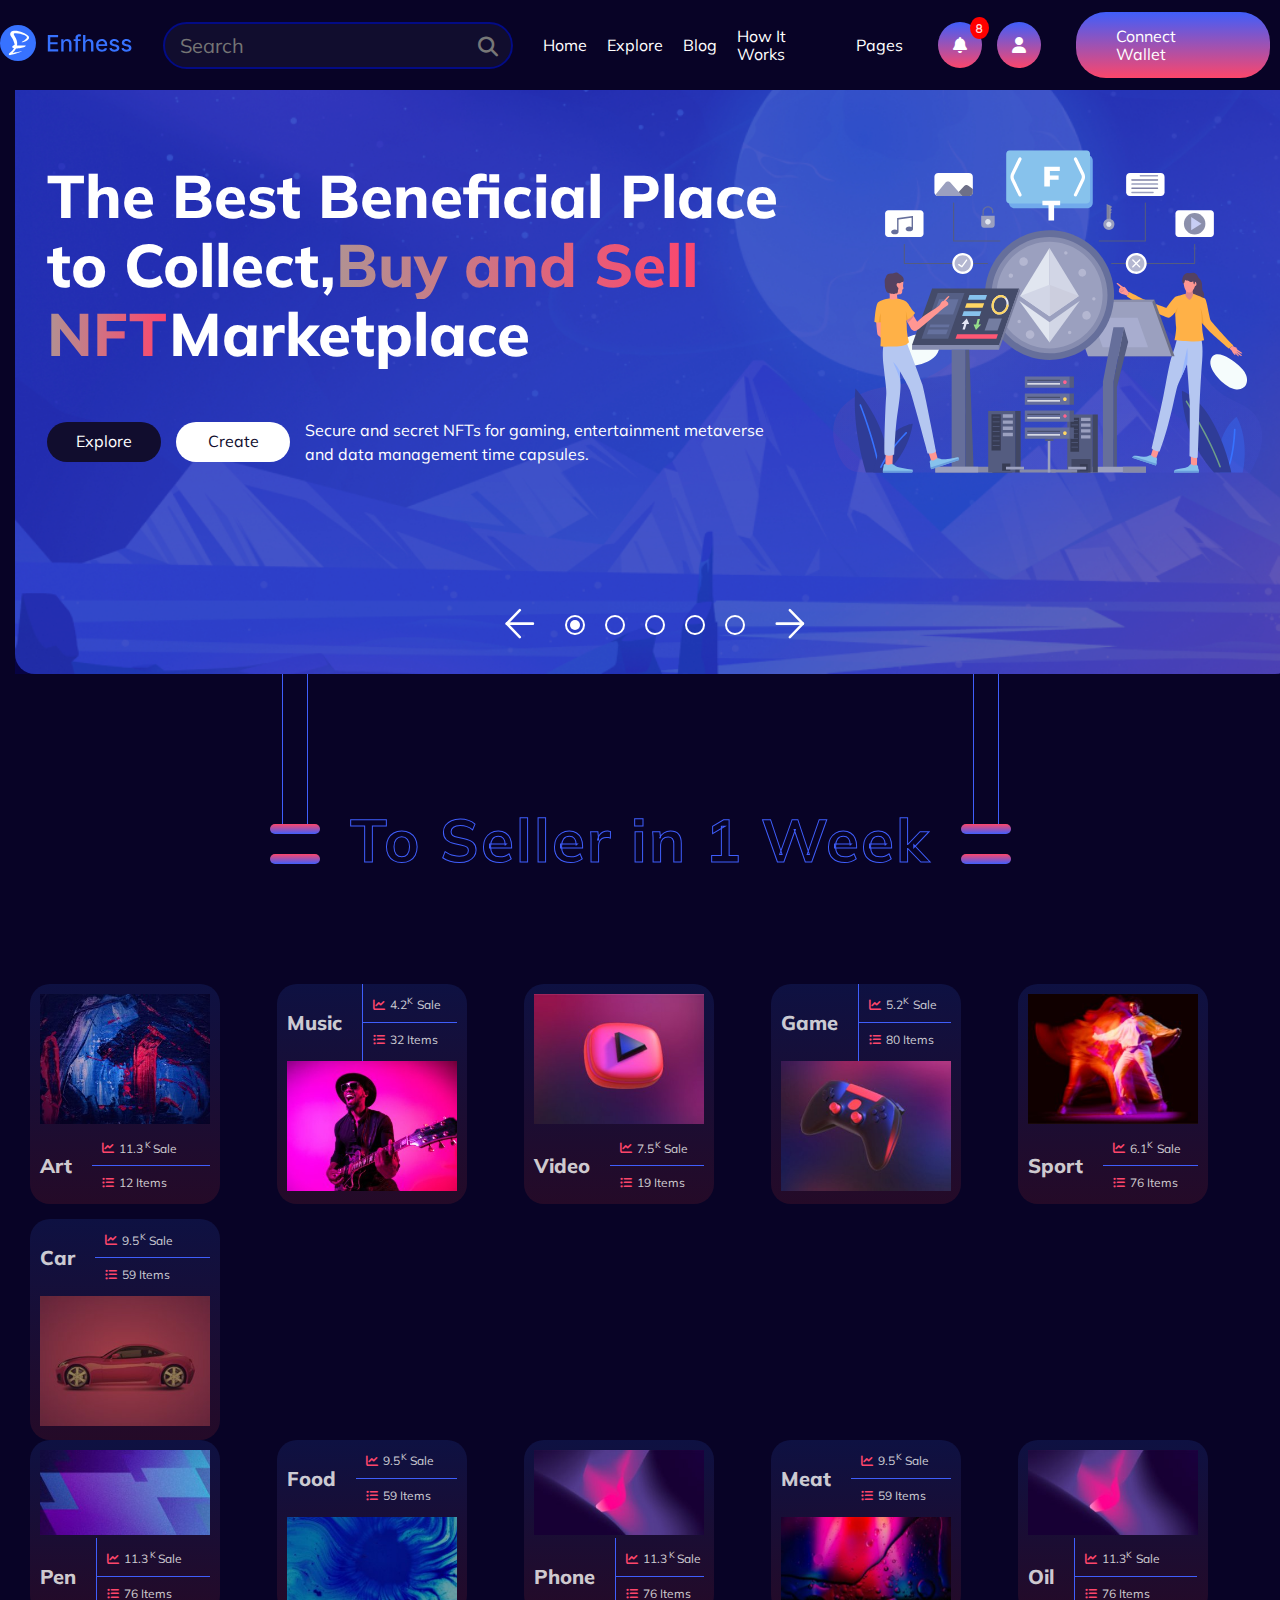
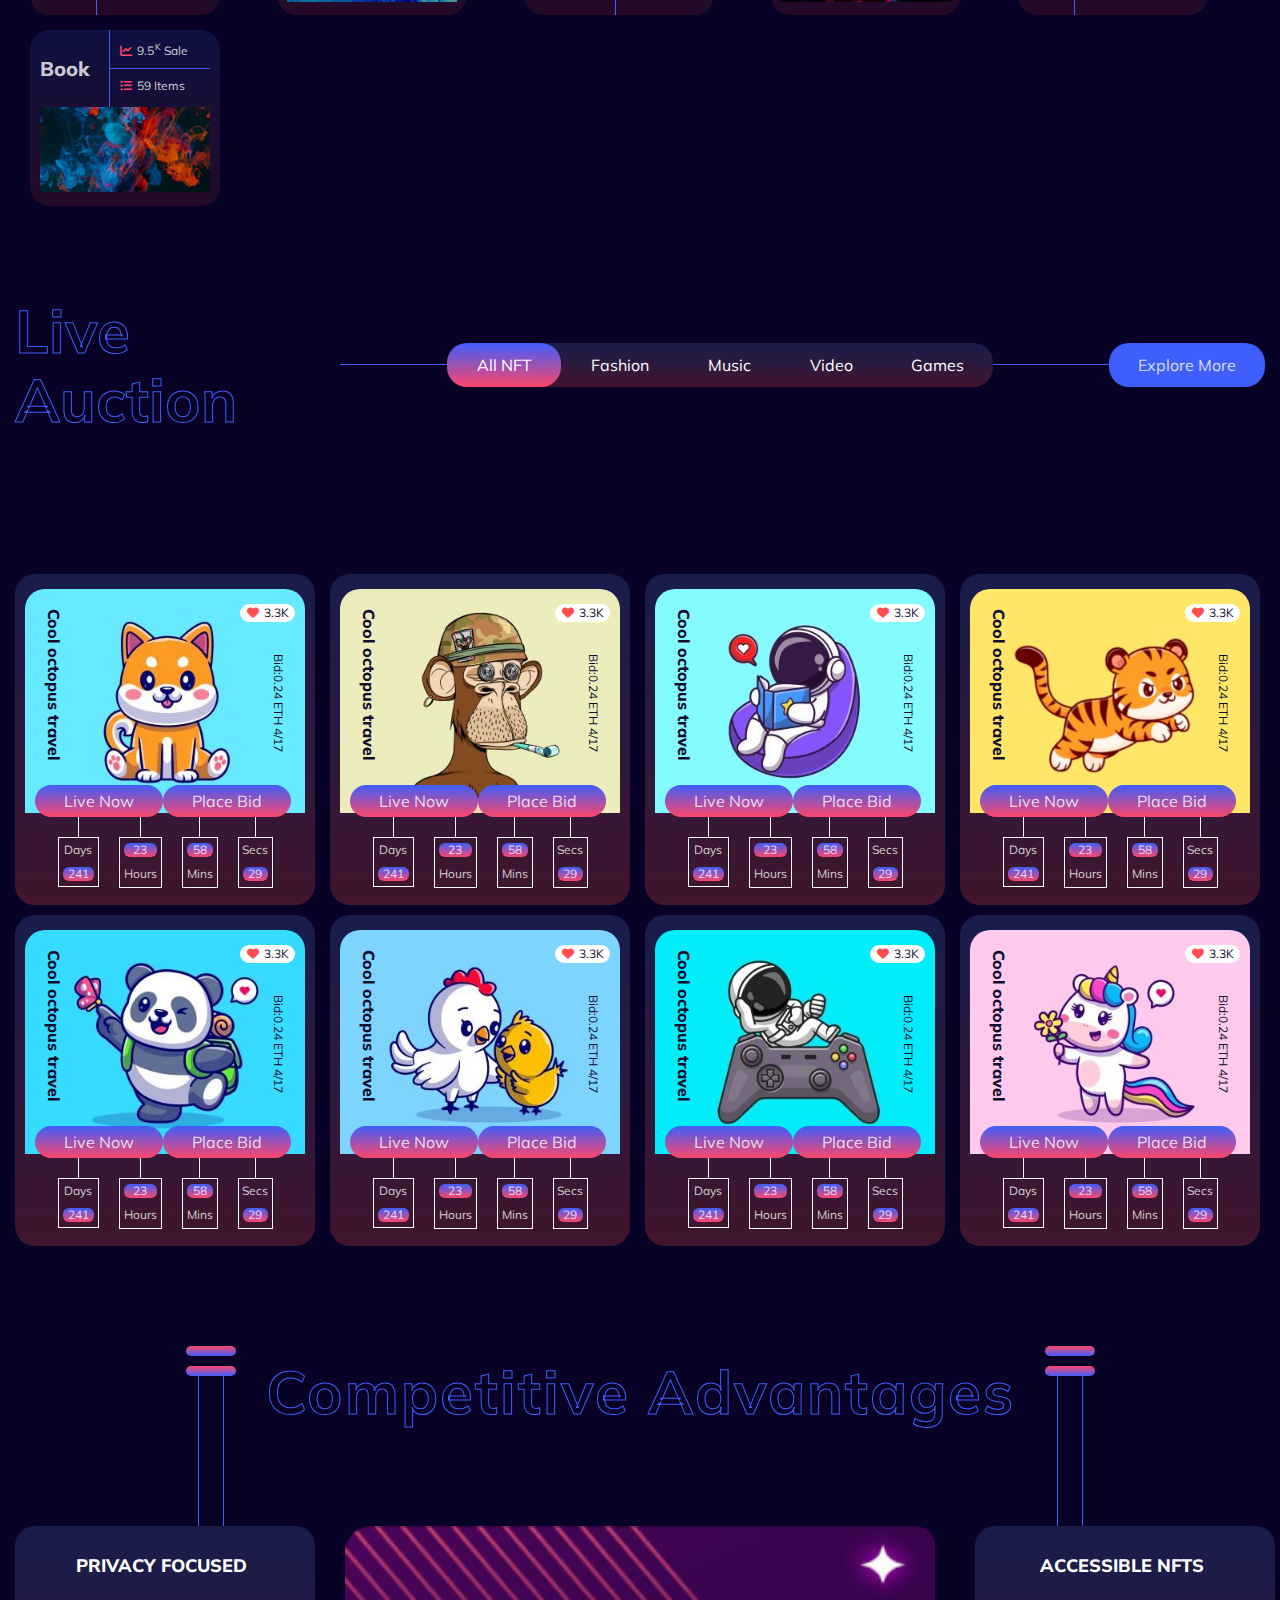
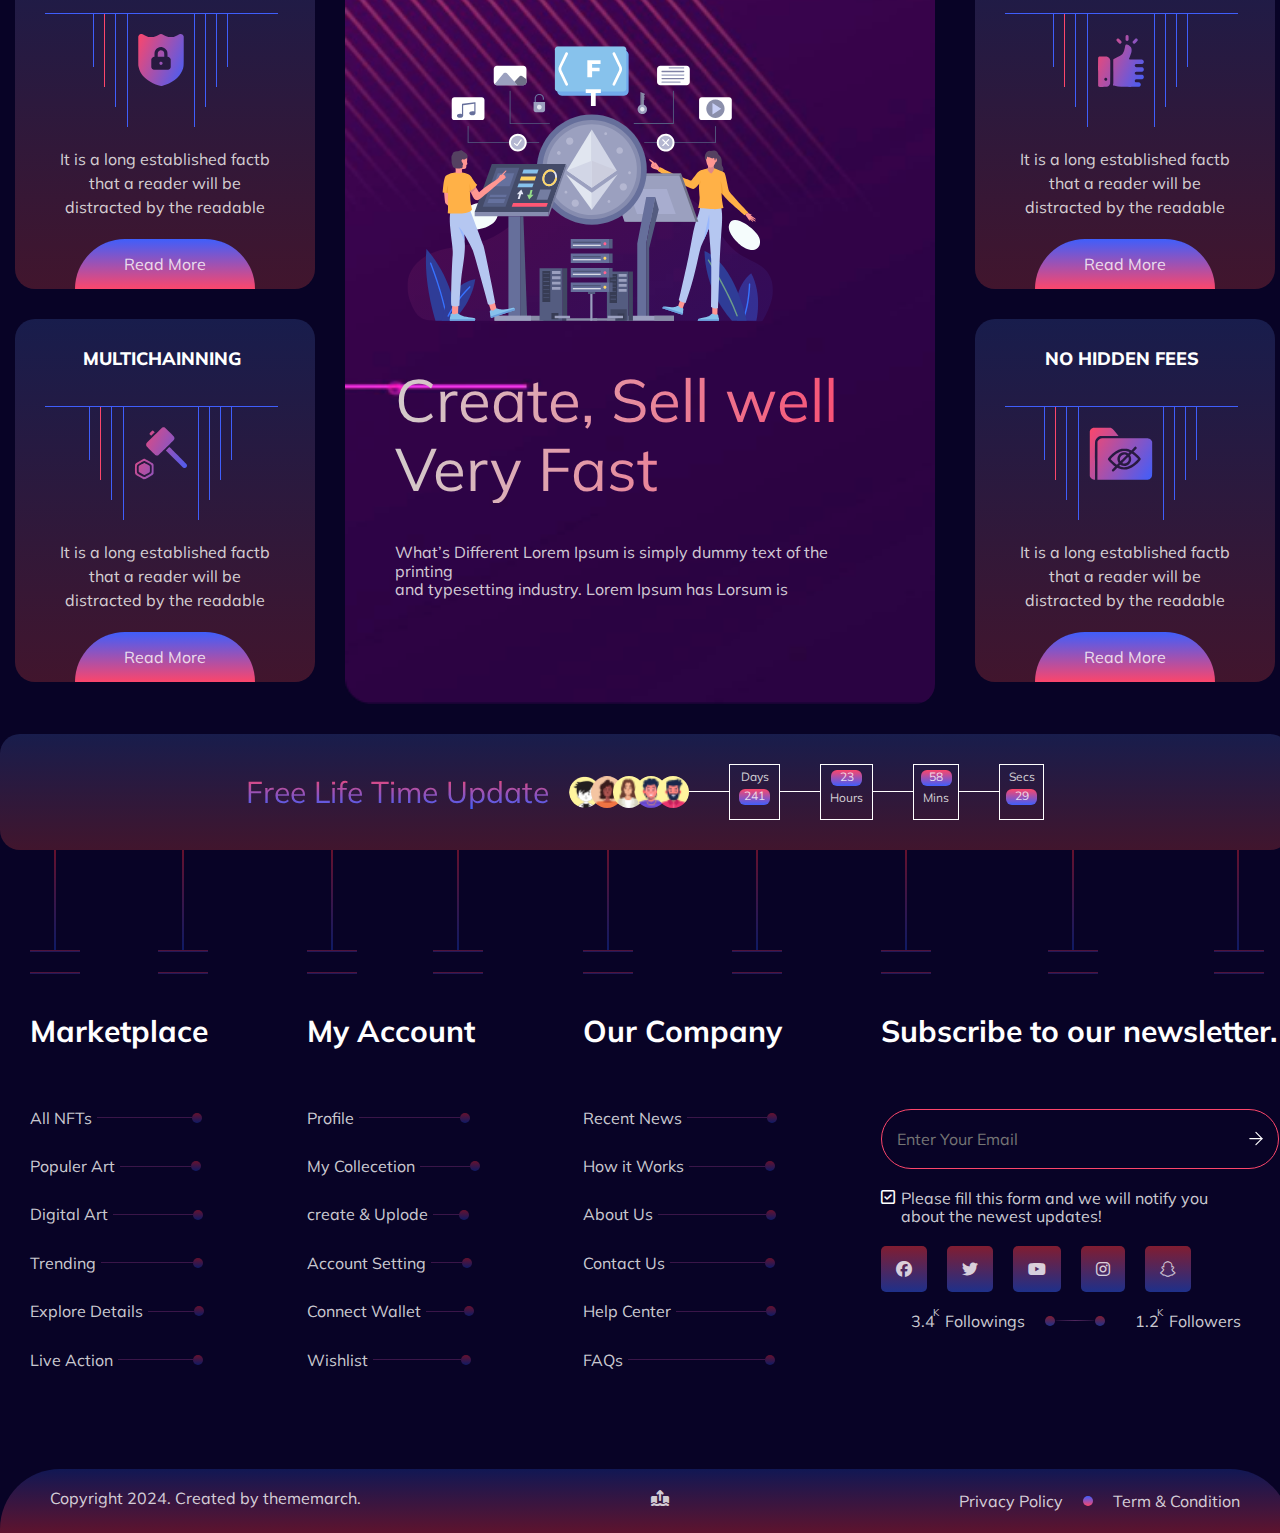
<file: index4.html>
<!DOCTYPE html>
<html lang="en">
<head>
    <meta charset="UTF-8">
    <meta name="viewport" content="width=device-width, initial-scale=1.0">
    <title>index4</title>
    <link rel="stylesheet" href="css4/all.min.css">
    <link rel="stylesheet" href="css4/normalize.css">
    <link rel="stylesheet" href="css4/index2.css">
</head>
<body>
    <div class="header">
        <div class="logo">
            <img src="images/logo.svg" alt="">
        </div>
        <div class="ditals">
            <div class="form">
            <input type="text" placeholder="search" >
        <i class="fa-solid fa-magnifying-glass"></i>
        </div> 
        
        <ul>
            <li>
                <div class="mega home">
                 
                    <a href="index.html">Home style one</a>
                    <a href="index2.html" >Home style two</a>
                    <a href="index3.html">Home style three</a>
                    <a href="index4.html">Home style four</a>
                    <a>Home style five</a>
                  
                </div>
                <a href="#">Home</a></li>
            <li>
                <div class="mega explore">
                   
                        <a>Explore style one</a>
                        <a>Explore style two</a>
                        <a>Explore style three</a>
                        <a>Explore style four</a>
                        <a>Explore style five</a>
                    
                </div>
                <a href="#">Explore</a></li>
            <li>
                <div class="mega blog">
                    
                        <a>Blog style one</a>
                        <a>Blog style two</a>
                        <a>Blog Details</a>
                    
                </div>
                <a href="#">Blog</a></li>
            <li>
                <div class="mega help">
                    
                        <a>Help center</a>
                        <a>Help Center Category</a>
                        <a>Help Center Details</a>
                        <a>Terms & Conditions</a>
                        <a>Private Policy</a>
                        <a>FAQs</a>
                    
                </div>
                <a href="#">How It Works</a></li>
            <li>
                <div class="mega contact">
                  
                        <a>Cotact Us</a>
                        <a>404 Error</a>
                        <a>Sign in</a>
                        <a>Rwgister</a>
                        <a>Forget Password</a>
                
                </div>
                <a href="#">Pages</a></li>
        </ul>
        <div class="icon">
            <div class="bell">
               <!-- <div class="red"></div>
               <div class="green"></div> -->
                 <i class="fa-solid fa-bell"></i>
                 
            </div>
            <div class="user">
                 <i class="fa-solid fa-user"></i>
            </div>
           
        </div>
        <div class="btn">
            <a href="" class="trgit">Connect Wallet</a>
            <div class="card red"></div>
            <div class="card green"></div>
            <div class="card blue"></div>
            <a href="" class="card  aqa">Connect Wallet</a>
            
        </div>
        </div>
    </div>

    <div class="landing">
        
        <div class="container">
            <div class="overlay"></div>
            <div class="content">
                <div class="left">
                    <div class="texs">
                          <div class="lrg-text">
                        <p>The Best Beneficial Place</p>
                    </div>
                    <div class="text">
                        <p>to Collect,</p>
                        <div class="color-text">
                            <p>Buy and Sell</p>
                        </div>
                    </div>
                    <div class="small-text">
                        <div class="color-text">
                            <p>NFT</p>
                        </div>
                        <p>Marketplace</p>
                    </div>
                    </div>
    
                    <div class="heif"></div>
    
                    <div class="bot">
                         <div class="botn">
                        <a href="#" class="targit">Explore</a>
                        <div class="card red"></div>
                        <div class="card green"></div>
                        <div class="card blue"></div>
                        <a href="#" class="card aqa">Explore</a>
                    </div>
                    <div class="botn2">
                        <a href="#" class="targit">Create</a>
                        <div class="card red"></div>
                        <div class="card green"></div>
                        <div class="card blue"></div>
                        <a href="#" class="card aqa">Create</a>
                    </div>
                    <div class="text">
                        <p>Secure and secret NFTs for gaming, entertainment metaverse <br>
                            and data management time capsules.</p>
                    </div>
                    </div>
                   
                  
                </div>
                <div class="right">
                    <img src="imge/cta.svg" alt="">
                </div>
            </div>
           
            <div class="bobs">
                <div class="arrow">
                    <img src="imge/arrow-left.svg" alt="">
                </div>
                <div class="bob">
                    <div class="actv"></div>
                    <div ></div>
                    <div></div>
                    <div></div>
                    <div></div>
                </div>
                <div class="arrow">
                    <img src="imge/arrow-right.svg" alt="">
                </div>
            </div>
        </div>
      
    </div>

    <div class="land">
        <div class="container">
            <div class="heading">
                <div class="left">
                    <div class="hight">
                        <div></div>
                        <div></div>
                    </div>
                    <div class="width">
                        <div></div>
                        <div></div>
                    </div>
                  </div>
                  <div class="center">
                    <h1>To Seller in 1 Week</h1>
                  </div>
                  <div class="right">
                    <div class="hight">
                        <div></div>
                        <div></div>
                    </div>
                    <div class="width">
                        <div></div>
                        <div></div>
                    </div>
                  </div>
            </div>
            <div class="lenr"></div>
            <div class="boxs">
                <div class="container">
                    <div class="art">
                        <div class="hed">
                            <img src="imge/category_1.jpeg" alt="">
                        </div>
                        <div class="text">
                            <div class="left">
                                <p>Art</p>
                            </div>
                            <div class="linee"></div>
                            <div class="right">
                                <div class="top">
                                    <i class="fa-solid fa-chart-line"></i>
                                    <span>11.3</span>
                                    <p>Sale</p>
                                </div>
                                <div class="line"></div>
                                <div class="botm">
                                    <i class="fas fa-list-ul"></i>
                                    <span>12 Items</span>
                                </div>
                            </div>
                        </div>
                      
                        
                    </div>
    
                    <div class="music">
                        <div class="text">
                            <div class="left">
                                <p>Music</p>
                            </div>
                            <div class="linee"></div>
                            <div class="right">
                                <div class="top">
                                    <i class="fa-solid fa-chart-line"></i>
                                    <span>4.2</span>
                                    <p>Sale</p>
                                </div>
                                <div class="line"></div>
                                <div class="botm">
                                    <i class="fas fa-list-ul"></i>
                                    <span>32 Items</span>
                                </div>
                            </div>
                        </div>
                        <div class="hed">
                            <img src="imge/category_2.jpeg" alt="">
                        </div>
                    </div>
    
                    <div class="video">
                        <div class="hed">
                            <img src="imge/category_3.jpeg" alt="">
                        </div>
                        <div class="text">
                            <div class="left">
                                <p>Video</p>
                            </div>
                            <div class="linee"></div>
                            <div class="right">
                                <div class="top">
                                    <i class="fa-solid fa-chart-line"></i>
                                    <span>7.5</span>
                                    <p>Sale</p>
                                </div>
                                <div class="line"></div>
                                <div class="botm">
                                    <i class="fas fa-list-ul"></i>
                                    <span>19 Items</span>
                                </div>
                            </div>
                        </div>
                      
                        
                    </div>
    
                    <div class="game">
                        <div class="text">
                            <div class="left">
                                <p>Game</p>
                            </div>
                            <div class="linee"></div>
                            <div class="right">
                                <div class="top">
                                    <i class="fa-solid fa-chart-line"></i>
                                    <span>5.2</span>
                                    <p>Sale</p>
                                </div>
                                <div class="line"></div>
                                <div class="botm">
                                    <i class="fas fa-list-ul"></i>
                                    <span>80 Items</span>
                                </div>
                            </div>
                        </div>
                        <div class="hed">
                            <img src="imge/category_4.jpeg" alt="">
                        </div>
                    </div>
    
                    <div class="sport">
                        <div class="hed">
                            <img src="imge/category_5.jpeg" alt="">
                        </div>
                        <div class="text">
                            <div class="left">
                                <p>Sport</p>
                            </div>
                            <div class="linee"></div>
                            <div class="right">
                                <div class="top">
                                    <i class="fa-solid fa-chart-line"></i>
                                    <span>6.1</span>
                                    <p>Sale</p>
                                </div>
                                <div class="line"></div>
                                <div class="botm">
                                    <i class="fas fa-list-ul"></i>
                                    <span>76 Items</span>
                                </div>
                            </div>
                        </div>
                      
                        
                    </div>
    
                    <div class="car">
                        <div class="text">
                            <div class="left">
                                <p>Car</p>
                            </div>
                            <div class="linee"></div>
                            <div class="right">
                                <div class="top">
                                    <i class="fa-solid fa-chart-line"></i>
                                    <span>9.5</span>
                                    <p>Sale</p>
                                </div>
                                <div class="line"></div>
                                <div class="botm">
                                    <i class="fas fa-list-ul"></i>
                                    <span>59 Items</span>
                                </div>
                            </div>
                        </div>
                        <div class="hed">
                            <img src="imge/category_6.jpeg" alt="">
                        </div>
                    </div>

                    <div class="liner"></div>
                   
                 
                    
                </div>
               

            </div>
            <div class="next-boxs">
                <div class="container">
                    <div class="pen">
                        <div class="hed">
                            <img src="imge/general_1.jpeg" alt="">
                        </div>
                        <div class="text">
                            <div class="left">
                                <p>Pen</p>
                            </div>
                            <div class="linee"></div>
                            <div class="right">
                                <div class="top">
                                    <i class="fa-solid fa-chart-line"></i>
                                    <span>11.3</span>
                                    <p>Sale</p>
                                </div>
                                <div class="line"></div>
                                <div class="botm">
                                    <i class="fas fa-list-ul"></i>
                                    <span>76 Items</span>
                                </div>
                            </div>
                        </div>
                      
                        
                    </div>

                    <div class="food">
                        <div class="text">
                            <div class="left">
                                <p>Food</p>
                            </div>
                            <div class="linee"></div>
                            <div class="right">
                                <div class="top">
                                    <i class="fa-solid fa-chart-line"></i>
                                    <span>9.5</span>
                                    <p>Sale</p>
                                </div>
                                <div class="line"></div>
                                <div class="botm">
                                    <i class="fas fa-list-ul"></i>
                                    <span>59 Items</span>
                                </div>
                            </div>
                        </div>
                        <div class="hed">
                            <img src="imge/general_2.jpeg" alt="">
                        </div>
                    </div>

                    <div class="phone">
                        <div class="hed">
                            <img src="imge/general_3.jpeg" alt="">
                        </div>
                        <div class="text">
                            <div class="left">
                                <p>Phone</p>
                            </div>
                            <div class="linee"></div>
                            <div class="right">
                                <div class="top">
                                    <i class="fa-solid fa-chart-line"></i>
                                    <span>11.3</span>
                                    <p>Sale</p>
                                </div>
                                <div class="line"></div>
                                <div class="botm">
                                    <i class="fas fa-list-ul"></i>
                                    <span>76 Items</span>
                                </div>
                            </div>
                        </div>
                      
                        
                    </div>

                    <div class="meat">
                        <div class="text">
                            <div class="left">
                                <p>Meat</p>
                            </div>
                            <div class="linee"></div>
                            <div class="right">
                                <div class="top">
                                    <i class="fa-solid fa-chart-line"></i>
                                    <span>9.5</span>
                                    <p>Sale</p>
                                </div>
                                <div class="line"></div>
                                <div class="botm">
                                    <i class="fas fa-list-ul"></i>
                                    <span>59 Items</span>
                                </div>
                            </div>
                        </div>
                        <div class="hed">
                            <img src="imge/general_4.jpeg" alt="">
                        </div>
                    </div>

                    <div class="oil">
                        <div class="hed">
                            <img src="imge/general_3.jpeg" alt="">
                        </div>
                        <div class="text">
                            <div class="left">
                                <p>Oil</p>
                            </div>
                            <div class="linee"></div>
                            <div class="right">
                                <div class="top">
                                    <i class="fa-solid fa-chart-line"></i>
                                    <span>11.3</span>
                                    <p>Sale</p>
                                </div>
                                <div class="line"></div>
                                <div class="botm">
                                    <i class="fas fa-list-ul"></i>
                                    <span>76 Items</span>
                                </div>
                            </div>
                        </div>
                      
                        
                    </div>

                    <div class="book">
                        <div class="text">
                            <div class="left">
                                <p>Book</p>
                            </div>
                            <div class="linee"></div>
                            <div class="right">
                                <div class="top">
                                    <i class="fa-solid fa-chart-line"></i>
                                    <span>9.5</span>
                                    <p>Sale</p>
                                </div>
                                <div class="line"></div>
                                <div class="botm">
                                    <i class="fas fa-list-ul"></i>
                                    <span>59 Items</span>
                                </div>
                            </div>
                        </div>
                        <div class="hed">
                            <img src="imge/general_6.jpeg" alt="">
                        </div>
                    </div>
                </div>
            </div>
        </div>
    </div>


    <div class="main-sectoin">
        <div class="container">
            
                <div class="left">
                    <h1>Live Auction</h1>
                    <div class="line"></div>
                </div>
                <div class="center">
                    <div class="actev">
                        <a href="#" class="targit">All NFT</a>
                        <div class="card red"></div>
                        <div class="card green"></div>
                        <div class="card blue"></div>
                        <a href="#" class="card aqa">All NFT</a>
                    </div>

                    <div class="fashion">
                        <a href="#" class="targit">Fashion</a>
                        <div class="card red"></div>
                        <div class="card green"></div>
                        <div class="card blue"></div>
                        <a href="#" class="card aqa">Fashion</a>
                    </div>

                    <div class="music">
                        <a href="#" class="targit">Music</a>
                        <div class="card red"></div>
                        <div class="card green"></div>
                        <div class="card blue"></div>
                        <a href="#" class="card aqa">Music</a>
                    </div>

                    <div class="video">
                        <a href="#" class="targit">Video</a>
                        <div class="card red"></div>
                        <div class="card green"></div>
                        <div class="card blue"></div>
                        <a href="#" class="card aqa">Video</a>
                    </div>

                    <div class="games">
                        <a href="#" class="targit">Games</a>
                        <div class="card red"></div>
                        <div class="card green"></div>
                        <div class="card blue"></div>
                        <a href="#" class="card aqa">Games</a>
                    </div>
                </div>

                <div class="right">
                    <div class="line"></div>
                    <div class="botn">
                        <a href="#" class="targit">Explore More</a>
                        <div class="card red"></div>
                        <div class="card green"></div>
                        <div class="card blue"></div>
                        <a href="#" class="card aqa">Explore More</a>

                    </div>
                </div>
            
        </div>
        <div class="linee"></div>
        <div class="boxs">
            <div class="container">
                <div class="box">
                    <div class="imges">
                        <div class="cap-text">
                            <p>Cool octopus travel</p>
                        </div>
                        <img src="imge/1.jpeg" alt="">
                        <div class="small-text">
                            <p>Bid:0.24 ETH 4/17</p>
                        </div>
                        <div class="small-box">
                            <i class="fa-solid fa-heart"></i>
                            <span>3.3K</span>
                        </div>
                    </div>
                    <div class="botns">
                        <div class="boton">
                            <a href="#" class="targit">Live Now</a>
                            <div class="card red"></div>
                            <div class="card green"></div>
                            <div class="card blue"></div>
                            <a href="#" class="card aqa">Live Now</a>
                        </div>
                        <div class="boton2">
                            <a href="#" class="targit"> Place Bid</a>
                            <div class="card red"></div>
                            <div class="card green"></div>
                            <div class="card blue"></div>
                            <a href="#" class="card aqa">Place Bid</a>
                        </div>
                    </div>
                    <div class="small-boxss">
                        
                        <div class="box1">
                            <div class="hit"></div>
                            <div class="box">
                                <p>Days</p>
                                <span>241</span>
                            </div>
                          
                        </div>
                        <div class="box2">
                            <div class="hit"></div>
                            <div class="box">
                                <span>23</span>
                            <p>Hours</p>
                            </div>
                            
                        </div>
                        <div class="box3">
                            <div class="hit"></div>
                            <div class="box">
                                <span>58</span>
                            <p>Mins</p>
                            </div>
                            
                        </div>
                        <div class="box4">
                            <div class="hit"></div>
                            <div class="box">
                                <p>Secs</p>
                            <span>29</span>
                            </div>
                            
                        </div>
                    </div>
                   
                </div>

                <div class="box">
                    <div class="imges">
                        <div class="cap-text">
                            <p>Cool octopus travel</p>
                        </div>
                        <img src="imge/2.jpeg" alt="">
                        <div class="small-text">
                            <p>Bid:0.24 ETH 4/17</p>
                        </div>
                        <div class="small-box">
                            <i class="fa-solid fa-heart"></i>
                            <span>3.3K</span>
                        </div>
                    </div>
                    <div class="botns">
                        <div class="boton">
                            <a href="#" class="targit">Live Now</a>
                            <div class="card red"></div>
                            <div class="card green"></div>
                            <div class="card blue"></div>
                            <a href="#" class="card aqa">Live Now</a>
                        </div>
                        <div class="boton2">
                            <a href="#" class="targit"> Place Bid</a>
                            <div class="card red"></div>
                            <div class="card green"></div>
                            <div class="card blue"></div>
                            <a href="#" class="card aqa">Place Bid</a>
                        </div>
                    </div>
                    <div class="small-boxss">
                        
                        <div class="box1">
                            <div class="hit"></div>
                            <div class="box">
                                <p>Days</p>
                                <span>241</span>
                            </div>
                          
                        </div>
                        <div class="box2">
                            <div class="hit"></div>
                            <div class="box">
                                <span>23</span>
                            <p>Hours</p>
                            </div>
                            
                        </div>
                        <div class="box3">
                            <div class="hit"></div>
                            <div class="box">
                                <span>58</span>
                            <p>Mins</p>
                            </div>
                            
                        </div>
                        <div class="box4">
                            <div class="hit"></div>
                            <div class="box">
                                <p>Secs</p>
                            <span>29</span>
                            </div>
                            
                        </div>
                    </div>
                   
                </div>
                <div class="box">
                    <div class="imges">
                        <div class="cap-text">
                            <p>Cool octopus travel</p>
                        </div>
                        <img src="imge/3.jpeg" alt="">
                        <div class="small-text">
                            <p>Bid:0.24 ETH 4/17</p>
                        </div>
                        <div class="small-box">
                            <i class="fa-solid fa-heart"></i>
                            <span>3.3K</span>
                        </div>
                    </div>
                    <div class="botns">
                        <div class="boton">
                            <a href="#" class="targit">Live Now</a>
                            <div class="card red"></div>
                            <div class="card green"></div>
                            <div class="card blue"></div>
                            <a href="#" class="card aqa">Live Now</a>
                        </div>
                        <div class="boton2">
                            <a href="#" class="targit"> Place Bid</a>
                            <div class="card red"></div>
                            <div class="card green"></div>
                            <div class="card blue"></div>
                            <a href="#" class="card aqa">Place Bid</a>
                        </div>
                    </div>
                    <div class="small-boxss">
                        
                        <div class="box1">
                            <div class="hit"></div>
                            <div class="box">
                                <p>Days</p>
                                <span>241</span>
                            </div>
                          
                        </div>
                        <div class="box2">
                            <div class="hit"></div>
                            <div class="box">
                                <span>23</span>
                            <p>Hours</p>
                            </div>
                            
                        </div>
                        <div class="box3">
                            <div class="hit"></div>
                            <div class="box">
                                <span>58</span>
                            <p>Mins</p>
                            </div>
                            
                        </div>
                        <div class="box4">
                            <div class="hit"></div>
                            <div class="box">
                                <p>Secs</p>
                            <span>29</span>
                            </div>
                            
                        </div>
                    </div>
                   
                </div>
                <div class="box">
                    <div class="imges">
                        <div class="cap-text">
                            <p>Cool octopus travel</p>
                        </div>
                        <img src="imge/4.jpeg" alt="">
                        <div class="small-text">
                            <p>Bid:0.24 ETH 4/17</p>
                        </div>
                        <div class="small-box">
                            <i class="fa-solid fa-heart"></i>
                            <span>3.3K</span>
                        </div>
                    </div>
                    <div class="botns">
                        <div class="boton">
                            <a href="#" class="targit">Live Now</a>
                            <div class="card red"></div>
                            <div class="card green"></div>
                            <div class="card blue"></div>
                            <a href="#" class="card aqa">Live Now</a>
                        </div>
                        <div class="boton2">
                            <a href="#" class="targit"> Place Bid</a>
                            <div class="card red"></div>
                            <div class="card green"></div>
                            <div class="card blue"></div>
                            <a href="#" class="card aqa">Place Bid</a>
                        </div>
                    </div>
                    <div class="small-boxss">
                        
                        <div class="box1">
                            <div class="hit"></div>
                            <div class="box">
                                <p>Days</p>
                                <span>241</span>
                            </div>
                          
                        </div>
                        <div class="box2">
                            <div class="hit"></div>
                            <div class="box">
                                <span>23</span>
                            <p>Hours</p>
                            </div>
                            
                        </div>
                        <div class="box3">
                            <div class="hit"></div>
                            <div class="box">
                                <span>58</span>
                            <p>Mins</p>
                            </div>
                            
                        </div>
                        <div class="box4">
                            <div class="hit"></div>
                            <div class="box">
                                <p>Secs</p>
                            <span>29</span>
                            </div>
                            
                        </div>
                    </div>
                   
                </div>
                <div class="box">
                    <div class="imges">
                        <div class="cap-text">
                            <p>Cool octopus travel</p>
                        </div>
                        <img src="imge/5.jpeg" alt="">
                        <div class="small-text">
                            <p>Bid:0.24 ETH 4/17</p>
                        </div>
                        <div class="small-box">
                            <i class="fa-solid fa-heart"></i>
                            <span>3.3K</span>
                        </div>
                    </div>
                    <div class="botns">
                        <div class="boton">
                            <a href="#" class="targit">Live Now</a>
                            <div class="card red"></div>
                            <div class="card green"></div>
                            <div class="card blue"></div>
                            <a href="#" class="card aqa">Live Now</a>
                        </div>
                        <div class="boton2">
                            <a href="#" class="targit"> Place Bid</a>
                            <div class="card red"></div>
                            <div class="card green"></div>
                            <div class="card blue"></div>
                            <a href="#" class="card aqa">Place Bid</a>
                        </div>
                    </div>
                    <div class="small-boxss">
                        
                        <div class="box1">
                            <div class="hit"></div>
                            <div class="box">
                                <p>Days</p>
                                <span>241</span>
                            </div>
                          
                        </div>
                        <div class="box2">
                            <div class="hit"></div>
                            <div class="box">
                                <span>23</span>
                            <p>Hours</p>
                            </div>
                            
                        </div>
                        <div class="box3">
                            <div class="hit"></div>
                            <div class="box">
                                <span>58</span>
                            <p>Mins</p>
                            </div>
                            
                        </div>
                        <div class="box4">
                            <div class="hit"></div>
                            <div class="box">
                                <p>Secs</p>
                            <span>29</span>
                            </div>
                            
                        </div>
                    </div>
                   
                </div>
                <div class="box">
                    <div class="imges">
                        <div class="cap-text">
                            <p>Cool octopus travel</p>
                        </div>
                        <img src="imge/6.jpeg" alt="">
                        <div class="small-text">
                            <p>Bid:0.24 ETH 4/17</p>
                        </div>
                        <div class="small-box">
                            <i class="fa-solid fa-heart"></i>
                            <span>3.3K</span>
                        </div>
                    </div>
                    <div class="botns">
                        <div class="boton">
                            <a href="#" class="targit">Live Now</a>
                            <div class="card red"></div>
                            <div class="card green"></div>
                            <div class="card blue"></div>
                            <a href="#" class="card aqa">Live Now</a>
                        </div>
                        <div class="boton2">
                            <a href="#" class="targit"> Place Bid</a>
                            <div class="card red"></div>
                            <div class="card green"></div>
                            <div class="card blue"></div>
                            <a href="#" class="card aqa">Place Bid</a>
                        </div>
                    </div>
                    <div class="small-boxss">
                        
                        <div class="box1">
                            <div class="hit"></div>
                            <div class="box">
                                <p>Days</p>
                                <span>241</span>
                            </div>
                          
                        </div>
                        <div class="box2">
                            <div class="hit"></div>
                            <div class="box">
                                <span>23</span>
                            <p>Hours</p>
                            </div>
                            
                        </div>
                        <div class="box3">
                            <div class="hit"></div>
                            <div class="box">
                                <span>58</span>
                            <p>Mins</p>
                            </div>
                            
                        </div>
                        <div class="box4">
                            <div class="hit"></div>
                            <div class="box">
                                <p>Secs</p>
                            <span>29</span>
                            </div>
                            
                        </div>
                    </div>
                   
                </div>
                <div class="box">
                    <div class="imges">
                        <div class="cap-text">
                            <p>Cool octopus travel</p>
                        </div>
                        <img src="imge/7.jpeg" alt="">
                        <div class="small-text">
                            <p>Bid:0.24 ETH 4/17</p>
                        </div>
                        <div class="small-box">
                            <i class="fa-solid fa-heart"></i>
                            <span>3.3K</span>
                        </div>
                    </div>
                    <div class="botns">
                        <div class="boton">
                            <a href="#" class="targit">Live Now</a>
                            <div class="card red"></div>
                            <div class="card green"></div>
                            <div class="card blue"></div>
                            <a href="#" class="card aqa">Live Now</a>
                        </div>
                        <div class="boton2">
                            <a href="#" class="targit"> Place Bid</a>
                            <div class="card red"></div>
                            <div class="card green"></div>
                            <div class="card blue"></div>
                            <a href="#" class="card aqa">Place Bid</a>
                        </div>
                    </div>
                    <div class="small-boxss">
                        
                        <div class="box1">
                            <div class="hit"></div>
                            <div class="box">
                                <p>Days</p>
                                <span>241</span>
                            </div>
                          
                        </div>
                        <div class="box2">
                            <div class="hit"></div>
                            <div class="box">
                                <span>23</span>
                            <p>Hours</p>
                            </div>
                            
                        </div>
                        <div class="box3">
                            <div class="hit"></div>
                            <div class="box">
                                <span>58</span>
                            <p>Mins</p>
                            </div>
                            
                        </div>
                        <div class="box4">
                            <div class="hit"></div>
                            <div class="box">
                                <p>Secs</p>
                            <span>29</span>
                            </div>
                            
                        </div>
                    </div>
                   
                </div>
                <div class="box">
                    <div class="imges">
                        <div class="cap-text">
                            <p>Cool octopus travel</p>
                        </div>
                        <img src="imge/8.jpeg" alt="">
                        <div class="small-text">
                            <p>Bid:0.24 ETH 4/17</p>
                        </div>
                        <div class="small-box">
                            <i class="fa-solid fa-heart"></i>
                            <span>3.3K</span>
                        </div>
                    </div>
                    <div class="botns">
                        <div class="boton">
                            <a href="#" class="targit">Live Now</a>
                            <div class="card red"></div>
                            <div class="card green"></div>
                            <div class="card blue"></div>
                            <a href="#" class="card aqa">Live Now</a>
                        </div>
                        <div class="boton2">
                            <a href="#" class="targit"> Place Bid</a>
                            <div class="card red"></div>
                            <div class="card green"></div>
                            <div class="card blue"></div>
                            <a href="#" class="card aqa">Place Bid</a>
                        </div>
                    </div>
                    <div class="small-boxss">
                        
                        <div class="box1">
                            <div class="hit"></div>
                            <div class="box">
                                <p>Days</p>
                                <span>241</span>
                            </div>
                          
                        </div>
                        <div class="box2">
                            <div class="hit"></div>
                            <div class="box">
                                <span>23</span>
                            <p>Hours</p>
                            </div>
                            
                        </div>
                        <div class="box3">
                            <div class="hit"></div>
                            <div class="box">
                                <span>58</span>
                            <p>Mins</p>
                            </div>
                            
                        </div>
                        <div class="box4">
                            <div class="hit"></div>
                            <div class="box">
                                <p>Secs</p>
                            <span>29</span>
                            </div>
                            
                        </div>
                    </div>
                   
                </div>
               
               
            </div>
          
        </div>
    </div>

    <div class="main-side">
        <div class="container">
            <div class="headin">
                <div class="left">
                    <div class="width">
                        <div></div>
                        <div></div>
                    </div>
                    <div class="hight">
                        <div></div>
                        <div></div>
                    </div>
                  </div>
                  <div class="center">
                    <h1>Competitive Advantages</h1>
                  </div>
                  <div class="right">
                    <div class="width">
                        <div></div>
                        <div></div>
                    </div>
                    <div class="hight">
                        <div></div>
                        <div></div>
                    </div>
                  </div>
            </div>
        </div>


        <div class="boxes">
            <div class="container">
                <div class="left">
                    <div class="box">
                        <div class="hid">
                            <p>PRIVACY FOCUSED</p>
                            
                        </div>
                        <div class="widthe"></div>
                         <div class="lines">
                            <div class="linw">
                                <div class="line1"></div>
                            <div class="line2"></div>
                            <div class="line3"></div>
                            <div class="line4"></div>
                            </div>
                            <div class="img">
                                <img src="imge/Privacy.svg" alt="">
                            </div>
                           
                            <div class="liness">
                                <div class="line1"></div>
                                <div class="line2"></div>
                                <div class="line3"></div>
                                <div class="line4"></div>
                            </div>
                        </div>
                        <div class="linw"></div>
                        <div class="text">
                            <p>It is a long established factb <br>that a reader will be <br>
                                  distracted by the readable</p>
                        </div>
                        <div class="linw"></div>
                        <div class="botn">
                            <a href="#" class="targit">Read More</a>
                            <div class="card red"></div>
                            <div class="card green"></div>
                            <div class="card blue"></div>
                            <a href="#" class="card  aqa">Read More</a>
                        </div>
                    </div>
                    <div class="liner"></div>
                    <div class="box">
                        <div class="hid">
                            <p>MULTICHAINNING</p>
                            
                        </div>
                        <div class="widthe"></div>
                         <div class="lines">
                            <div class="linw">
                                <div class="line1"></div>
                            <div class="line2"></div>
                            <div class="line3"></div>
                            <div class="line4"></div>
                            </div>
                            <div class="img">
                                <img src="imge/Multichain.svg" alt="">
                            </div>
                           
                            <div class="liness">
                                <div class="line1"></div>
                                <div class="line2"></div>
                                <div class="line3"></div>
                                <div class="line4"></div>
                            </div>
                        </div>
                        <div class="linw"></div>
                        <div class="text">
                            <p>It is a long established factb <br>that a reader will be <br>
                                  distracted by the readable</p>
                        </div>
                        <div class="linw"></div>
                        <div class="botn">
                            <a href="#" class="targit">Read More</a>
                            <div class="card red"></div>
                            <div class="card green"></div>
                            <div class="card blue"></div>
                            <a href="#" class="card  aqa">Read More</a>
                        </div>
                    </div>
                
                  
                </div>

                <div class="center">
                    <div class="hed">
                        <img src="imge/cta.svg" alt="">
                    </div>
                    <div class="linee"></div>
                    <div class="cap-text">
                        <p>Create, Sell well <br> Very Fast</p>
                    </div>
                    <div class="linee"></div>
                    <div class="small-tex">
                        <p>What’s Different Lorem Ipsum is simply dummy text of the printing <br>
                            and typesetting industry. Lorem Ipsum has Lorsum is</p>
                    </div>
                </div>

                <div class="right">
                    <div class="box">
                        <div class="hid">
                            <p>ACCESSIBLE NFTS</p>
                            
                        </div>
                        <div class="widthe"></div>
                         <div class="lines">
                            <div class="linw">
                                <div class="line1"></div>
                            <div class="line2"></div>
                            <div class="line3"></div>
                            <div class="line4"></div>
                            </div>
                            <div class="img">
                                <img src="imge/Accessible.svg" alt="">
                            </div>
                           
                            <div class="liness">
                                <div class="line1"></div>
                                <div class="line2"></div>
                                <div class="line3"></div>
                                <div class="line4"></div>
                            </div>
                        </div>
                        <div class="linw"></div>
                        <div class="text">
                            <p>It is a long established factb <br>that a reader will be <br>
                                  distracted by the readable</p>
                        </div>
                        <div class="linw"></div>
                        <div class="botn">
                            <a href="#" class="targit">Read More</a>
                            <div class="card red"></div>
                            <div class="card green"></div>
                            <div class="card blue"></div>
                            <a href="#" class="card  aqa">Read More</a>
                        </div>
                    </div>
                    <div class="liner"></div>
                    <div class="box">
                        <div class="hid">
                            <p>NO HIDDEN FEES</p>
                            
                        </div>
                        <div class="widthe"></div>
                         <div class="lines">
                            <div class="linw">
                                <div class="line1"></div>
                            <div class="line2"></div>
                            <div class="line3"></div>
                            <div class="line4"></div>
                            </div>
                            <div class="img">
                                <img src="imge/fees.svg" alt="">
                            </div>
                           
                            <div class="liness">
                                <div class="line1"></div>
                                <div class="line2"></div>
                                <div class="line3"></div>
                                <div class="line4"></div>
                            </div>
                        </div>
                        <div class="linw"></div>
                        <div class="text">
                            <p>It is a long established factb <br>that a reader will be <br>
                                  distracted by the readable</p>
                        </div>
                        <div class="linw"></div>
                        <div class="botn">
                            <a href="#" class="targit">Read More</a>
                            <div class="card red"></div>
                            <div class="card green"></div>
                            <div class="card blue"></div>
                            <a href="#" class="card  aqa">Read More</a>
                        </div>
                    </div>
                
                  
                </div>
            </div>
            
        </div>

    </div>
    <div class="liner"></div>

    <div class="line-text">
        <div class="container">
            <div class="text">
                <p>Free Life Time Update</p>
            </div>
            <div class="imge">
                <img src="imge/avatar_13.png" class="test" alt="">
                <img src="imge/avatar_14.png" alt="">
                <img src="imge/avatar_15.png" alt="">
                <img src="imge/avatar_16.png" alt="">
                <img src="imge/avatar_17.png" alt="">
            </div>
            <div class="boxex">
                <div class="line"></div>
                <div class="box1">
                    <p>Days</p>
                    <span>241</span>
                </div>
                <div class="line"></div>
                <div class="box2">
                    <span>23</span>
                    <p>Hours</p>
                </div>
                <div class="line"></div>
                <div class="box3">
                    <span>58</span>
                    <p>Mins</p>
                </div>
                <div class="line"></div>
                <div class="box4">
                    <p>Secs</p>
                    <span>29</span>
                    
                </div>
            </div>
        </div>
    </div>
    <div class="footer">
        <div class="container">
            <div class="left">
                <div class="lines">
                    <div class="frist-lin">
                        <div class="hight"></div>
                        <div class="width">
                            <div></div>
                            <div></div>
                        </div> 
                       
                    </div>
                    <div class="last-lin">
                        <div class="hight"></div>
                        <div class="width">
                            <div></div>
                            <div></div>
                        </div> 
                    </div>
                </div>
                <div class="heade">
                    <h1>Marketplace</h1>
                </div>
                <div class="ctrec"></div>
                <div class="text">
                    <div class="content1">
                        <p>All NFTs</p>
                        <div class="width"></div>
                        <div class="bob"></div>
                    </div>
                    <div class="content2">
                        <p>Populer Art</p>
                        <div class="width"></div>
                        <div class="bob"></div>
                    </div>
                    <div class="content3">
                        <p>Digital Art</p>
                        <div class="width"></div>
                        <div class="bob"></div>
                    </div>
                    <div class="content4">
                        <p>Trending</p>
                        <div class="width"></div>
                        <div class="bob"></div>
                    </div>
                    <div class="contnt5">
                        <p>Explore Details</p>
                        <div class="width"></div>
                        <div class="bob"></div>
                    </div>
                    <div class="contnt6">
                        <p>Live Action</p>
                        <div class="width"></div>
                        <div class="bob"></div>
                    </div>
                </div>
            </div>
            <div class="letwr">
                <div class="lines">
                    <div class="frist-lin">
                        <div class="hight"></div>
                        <div class="width">
                            <div></div>
                            <div></div>
                        </div> 
                       
                    </div>
                    <div class="last-lin">
                        <div class="hight"></div>
                        <div class="width">
                            <div></div>
                            <div></div>
                        </div> 
                    </div>
                </div>
                <div class="heade">
                    <h1>My Account</h1>
                </div>
                <div class="ctrec"></div>
                <div class="text">
                    <div class="content1">
                        <p>Profile</p>
                        <div class="width"></div>
                        <div class="bob"></div>
                    </div>
                    <div class="content2">
                        <p>My Collecetion</p>
                        <div class="width"></div>
                        <div class="bob"></div>
                    </div>
                    <div class="content3">
                        <p>create & Uplode</p>
                        <div class="width"></div>
                        <div class="bob"></div>
                    </div>
                    <div class="content4">
                        <p>Account Setting</p>
                        <div class="width"></div>
                        <div class="bob"></div>
                    </div>
                    <div class="contnt5">
                        <p>Connect Wallet</p>
                        <div class="width"></div>
                        <div class="bob"></div>
                    </div>
                    <div class="contnt6">
                        <p>Wishlist</p>
                        <div class="width"></div>
                        <div class="bob"></div>
                    </div>
                </div>
            </div>
            <div class="centers">
                <div class="lines">
                    <div class="frist-lin">
                        <div class="hight"></div>
                        <div class="width">
                            <div></div>
                            <div></div>
                        </div> 
                       
                    </div>
                    <div class="last-lin">
                        <div class="hight"></div>
                        <div class="width">
                            <div></div>
                            <div></div>
                        </div> 
                    </div>
                </div>
                <div class="heade">
                    <h1>Our Company</h1>
                </div>
                <div class="ctrec"></div>
                <div class="text">
                    <div class="content1">
                        <p>Recent News</p>
                        <div class="width"></div>
                        <div class="bob"></div>
                    </div>
                    <div class="content2">
                        <p>How it Works</p>
                        <div class="width"></div>
                        <div class="bob"></div>
                    </div>
                    <div class="content3">
                        <p>About Us</p>
                        <div class="width"></div>
                        <div class="bob"></div>
                    </div>
                    <div class="content4">
                        <p>Contact Us</p>
                        <div class="width"></div>
                        <div class="bob"></div>
                    </div>
                    <div class="contnt5">
                        <p>Help Center</p>
                        <div class="width"></div>
                        <div class="bob"></div>
                    </div>
                    <div class="contnt6">
                        <p>FAQs</p>
                        <div class="width"></div>
                        <div class="bob"></div>
                    </div>
                </div>
            </div>
        
            <div class="last-corner">
                <div class="lines">
                    <div class="frist-lin">
                        <div class="hight"></div>
                        <div class="width">
                            <div></div>
                            <div></div>
                        </div> 
                       
                    </div>
                    <div class="last-lin">
                        <div class="hight"></div>
                        <div class="width">
                            <div></div>
                            <div></div>
                        </div> 
                    </div>
                    <div class="left-lin">
                        <div class="hight"></div>
                        <div class="width">
                            <div></div>
                            <div></div>
                        </div> 
                    </div>
                </div>
                <div class="heade">
                    <h1>Subscribe to our newsletter.</h1>
                </div>
                <div class="ctrec"></div>
                <div class="input">
                    <input type="text" placeholder="Enter Your Email">
                    <img src="images/arrow-right.svg" alt="">
                </div>
                <div class="coled"></div>
                <div class="text">
                    <i class="fa-regular fa-square-check"></i>
                    <div class="content">
                        <p>Please fill this form and we will notify you</p>
                        <span>about the newest updates!</span>
                    </div>
                </div>
                <div class="nms"></div>
                
                <div class="socials">
                    <i class="fa-brands fa-facebook"></i>
                    <i class="fa-brands fa-twitter"></i>
                    <i class="fa-brands fa-youtube"></i>
                    <i class="fa-brands fa-instagram"></i>
                    <i class="fa-brands fa-snapchat"></i>
                </div>
                <div class="vd"></div>
                <div class="folwers">
                   <div class="span">
                    <span>3.4</span>
                    <p>Followings</p>
                   </div>
                    <div class="bobs">
                        <div></div>
                        <div class="width"></div>
                        <div></div>
                    </div>
                    <div class="span">
                        <span>1.2</span>
                        <p>Followers</p>
                       </div>
                </div>
                
            </div>
        </div>
        
        
       </div> 
       <div class="foot"></div>
       <div class="footeng">
        <div class="container">
            <div class="left">
                <p>Copyright 2024. Created by thememarch.</p>
            </div>
           <div class="center">
            <i class="fa-solid fa-arrow-up-from-ground-water"></i>
           </div>

           <div class="right">
            <p>Privacy Policy</p>
            <div class="bob"></div>
            <span>Term & Condition</span>
           </div>
        </div>
       </div> 
</body>
</html>
</file>
<file: css2/index.css>
@import url('https://fonts.googleapis.com/css2?family=Agu+Display&family=Mulish:ital,wght@0,200..1000;1,200..1000&family=Open+Sans:ital,wght@0,300..800;1,300..800&family=Rubik+Vinyl&display=swap');

*{
    box-sizing: border-box;
    padding: 0;
    margin: 0;
    /* text-transform: capitalize; */
}
body{
  
    font-family: "Mulish";
    background-color: #080326; 

}
a{
    text-decoration: none;
}
ul{
    list-style: none;
}

:root{
    --main-trans: .5s;
}



.container {
    width: 100%;
    padding-right: 15px;
    padding-left: 15px;
    margin-right: auto;
    margin-left: auto;
  }
  
  @media (min-width: 576px) {
    .container {
      max-width: 540px;
    }
  }
  @media (min-width: 768px) {
    .container {
      max-width: 720px;
    }
  }
  @media (min-width: 992px) {
    .container {
      max-width: 960px;
    }
  }
  @media (min-width: 1200px) {
    .container {
      max-width: 1340px;
    }
  }
  @media (min-width: 1400px) {
    .container {
      max-width: 1440px;
    }
  }

.header{
    display: flex ;
    align-items: center;
    justify-content: space-between;
    /* padding: 0 15px;  Modified */
    background-color: #080326; 
    width: 100%;
    position:fixed;
    top: 0;
    left: 0;
    right: 0;
    z-index: 100;
    height: 90px;
    > .logo {
        margin-right: 30px;
    }
    
    > .ditals {
        height: 100%;
        display: flex;
        align-items: center;
        /* justify-content: space-between; */
        gap: 10px;
        /* padding: 0 15px; */
        >.form{
             display: flex;
        align-items: center;
        position: relative;
        
        > input{
            padding: 10px  15px;
            width:  350px; 
            border-radius: 30px;
            border: 2px solid #030b85 ;
            background-color: #110d2e;
            font-size: 20px;
            text-transform: capitalize;
            color: #777;
            caret-color: #000764 ;
            margin-right: 20px;
        }
        input:focus{
            outline: none;

        }
        > i{
            position: absolute;
            right: 35px;
            bottom: 2px;
            transform: translateY(-50%);
            color: #777;
            font-size: 20px;
            cursor: pointer;
        }
        }
        >ul{
            height: 100%;  /*Added*/
            display: flex;
            > li{
                display: flex; /*Added*/
                align-items: center; /*Added*/ 
                height: 100%; /*Added*/
                margin-right: 20px;
                position: relative;
                transition: var(--main-trans);
               
                >a{
                    color: #fff;
                    font-size: 16px;
                    transition: var(--main-trans);
    
                }
            }
        }
        > .icon{
           display: flex;
           align-items:center ;
            margin: 0 5px;
            >.bell{
                /* position: relative;
                display: flex;
                align-items: center;
                justify-content: center;
                >div{
                    position: absolute;
                    top: 50%;
                    left: 50%;
                    transform: translate(-50% , -50%) ;
                    width: 0;
                    height: 0;
                    border-radius: 50%;
                    border: 5px solid #ff0000;
                  z-index: 500;
                    background-color: #bfc0cc;
                } */
                 i{
                   
                border-radius: 50%;
                margin-right: 5px;
                cursor: pointer;
                color: #fff;
                padding: 15px;
                margin-right: 15px;
            position: relative;
                background-image: linear-gradient( #3F5EFB,#FC466B );
            }
            >.nuber p{
                position: absolute;
                background-color: #ff0000;
                border-radius: 50%;
                width: 20px;
                height: 20px;
                color: #ffffffd2;
                display: flex;
                align-items: center;
                justify-content: center;
                top: 17px;
                right: 293px;
            }
            }
            
            > .user i{
                border-radius: 50%;
                margin-right: 5px;
                cursor: pointer;
                color: #fff;
                padding: 15px;
                position: relative;
                margin-right: 20px;
                background-image: linear-gradient( #3F5EFB,#FC466B );
            
            }
            
          
           
        }
        >.btn{
            margin-right: 10px;
            position: relative;
            padding: 15px 40px;
            background-image: linear-gradient( #3F5EFB,#FC466B );
            border-radius: 30px;
            width: fit-content;
            overflow: hidden;
            > a.trgit{
                color: #fff;
                font-size: 16px;
                width: 100%;
                height: 100%;
                /* padding: 15px 20px; */
               
            }
            > .card{
               position: absolute;
        transform-origin: left;
        transform: rotate(180deg) translateY(-50%);
        left: 0;
        border-radius: 10px;
        top: 50%;
        width: 100%;
        height: 100%;
        transition: .3s;
        &.red{
          background-color: red;
            transition-delay: .3s;
        }
        &.green{
            background-color: white;
            transition-delay: .5s;
        }
               &.blue{
                background-color: #00054b;
            transition-delay: .7s;
               }
               &.aqa{
                color: #fff;
                font-size: 16px;
                width: 100%;
                height: 100%;
                padding: 15px 30px;
                background-image: linear-gradient( #3F5EFB,#FC466B );
                transition-delay: .9s;
               }
            }

            &:hover .card{
                transform:rotate(0) ;
                top: 0;
            }
        }
       
       
    }
  

}
@media(max-width:1020px){
    .header .ditals ul{
        display: none;
    }
}
@media (max-width:750px){
    .header .ditals .form{
        display: none;
    }
}
@media (max-width:890px){
    .header .ditals .btn{
        display: none;
    }
}
@media (max-width:400px){
    .header .ditals .icon{
        display: none;
    }
}
@media (max-width:400px) {
    .header .logo {
        margin: 0 auto;
      > img{
        width: 150px;
      }
    }
}



.header .icon .bell i::after{
    content: "8";
    position: absolute;
    color: #ffffffdc;
    background-color: #ff0000;
    border-radius: 100%;
    top: -5px;
    
    font-size: 10px;
    width: fit-content;
    padding: 6px;
    right: -7px;
}

.header ul li .mega{
   position: absolute;
    width: 800px;
   transition: var(--main-trans);
    top: 100%; /*Modified*/
     z-index: -1; 
   
     transition: top var(--main-trans), opacity var(--main-trans);
}
.header ul li .mega.home{
  width: 200px;
   flex: 1;
    border: 1px solid #000764;
   left: -50px;
   border-top: 3px solid #3F5EFB ;
   display: none;
   transition: var(--main-trans);
   background: #00054b;
   
   
   >a{
    display: block;
    color: #fff;
    cursor: pointer;
    padding: 20px;
    border-bottom: 1px solid #00054b;
    z-index: 100;
    font-size: 13px;
    cursor: pointer;
    border-bottom: 1px solid #3F5EFB;
    transition: var(--main-trans);
   }
   
 }
 .header ul li .mega a:hover{
    padding-left: 30px;
 }
    

.header ul li:hover .mega.home,
.header ul li:hover .mega.explore,
.header ul li:hover .mega.blog,
.header ul li:hover .mega.help,
.header ul li:hover .mega.contact{
    display: block;
}
.header .mega:hover{
    display: block;
}

.header ul li .mega.explore{
   width:200px;
    border: 1px solid #000764;
    border-top: 3px solid #a80126 ;
    display: none;
   left: -100px;
   
  
   background-color:#00054b ;
   >a{
    display: block;
    color: #fff;
    padding: 20px;
    font-size: 13px;
    border-bottom: 1px solid #00054b;
    cursor: pointer;
    border-bottom: 1px solid #3F5EFB;
    transition: var(--main-trans);
   }
    
}
.header ul li .mega  a:hover{
    padding-left: 30px;
}
 


.header ul li .mega.blog{
   width:150px;
    border: 1px solid #000764;
   left: -50px;
   border-top: 3px solid #b13651 ;
   display: none;
   background-color:#00054b ;
   >a{
    display: block;
    color: #fff;
    padding: 20px;
    font-size: 13px;
    cursor: pointer;
    border-bottom: 1px solid #00054b;
    border-bottom: 1px solid #3F5EFB;
    transition: var(--main-trans);
   }
    
}
.header ul li .mega  a:hover{
    padding-left: 30px;
  
}
 
.header ul li .mega.help{
   width:200px;
    border: 1px solid #000764;
   left: -50px;
   border-top: 3px solid #b13651 ;
   display: none;
   background-color:#00054b ;
   >a{
    display: block;
    color: #fff;
    padding: 20px;
    border-bottom: 1px solid #00054b;
    cursor: pointer;
   font-size: 13px;
    border-bottom: 1px solid #00054b;
    border-bottom: 1px solid #3F5EFB;
    transition: var(--main-trans);
   }
    
}
.header ul li .mega  a:hover{
    padding-left: 30px;
  
}
.header ul li .mega.contact{
   width:200px;
    border: 1px solid #000764;
    border-top: 3px solid  #3F5EFB;
   display: none;
   left: -50px;
   background-color:#00054b ;
   >a{
    display: block;
    color: #fff;
    padding: 20px;
    border-bottom: 1px solid #00054b;
    cursor: pointer;
    border-bottom: 1px solid #3F5EFB;
    transition: var(--main-trans);
    font-size: 13px;
   }
    
}
.header ul li .mega  a:hover{
    padding-left: 30px;
  
}

.header ul li .botn a:hover{
    color: #00098d;
}

.land{
    margin-top: 150px;
   >.container{
    background-color: #080326; 
    background-repeat: no-repeat;
    background-size: cover;
    border-radius: 20px;
    padding-bottom: 80px;
   
    background-image: url(../images/af8ba89f-7ed4-4521-bac3-416c7d3ce1dc.jpeg);
    >.heading{
        display: flex;
        justify-content: center;
        align-items:end ;
        gap: 30px;
       
        
        > .left{
            >.hight{
            
                display: flex;
               text-align: center;
                > div{
                    width: 1px;
                    padding:150px 0 0 ;
                    height: 150px;
                    background-color: #3f5efb;
                   margin: auto;
                    
                }
            }
            > .width{
               > div{
                height: 10px;
                width: 50px;
                background-image: linear-gradient(#fc466b , #3f5efb);
                margin-bottom: 20px;
                border-radius: 20px;
               }
            }
        }
        > .center{
            position: relative;
            margin-bottom: -30px;
            >h1{
                color: transparent;
                -webkit-text-stroke: 1px #3F5EFB;
                font-size: 60px;
                letter-spacing: 2px;
                
    
            }
        }
        >.right{
            >.hight{
                display: flex;
               text-align: center;
                > div{
                    width: 1px;
                    padding:150px 0 0 ;
                    height: 150px;
                    background-color: #3f5efb;
                   margin: auto;
                    
                }
            }
            > .width{
               > div{
                height: 10px;
                width: 50px;
                background-image: linear-gradient(#fc466b , #3f5efb);
                margin-bottom: 20px;
                border-radius: 20px;
               }
            }
        }
    }
    >.line{
        width: 351px;
        height: 20px;
        padding: 20px 0 0;
    }
    >.text{
        display: flex;
        justify-content: center;
        align-items: center;
        gap: 10px;
        >.left{
            display: flex;
            align-items: center;
            gap: 7px;
            >p{
                color: #fff;
                font-size: 16px;
                font-weight: 500;
            }
            >i{
                background-image: linear-gradient(to top right , #fc466b , #3f5efb);
                color: transparent;
                background-clip: text;
            }
        }
        >.right{
            display: flex;
            align-items: center;
            gap: 10px;
            >p{
                color: #fff;
                font-size: 16px;
                font-weight: 500;

            }
            >i{
                background-image: linear-gradient(to top right , #fc466b , #3f5efb);
                color: transparent;
                background-clip: text;
            }
        }

    }
   }
    
}
@media (max-width:770px){
   .land .container .heading .center h1{
        font-size: 50px;
    }
}
@media (max-width:1120px){
    .header .ditals ul{
        display: none;

    }
    .header .ditals .form{
        display: none;
    }
}
.nav-section{
    margin-top: 80px;
    > .container{
        display: grid;
        grid-template-columns: 1fr 5fr;
        gap: 30px;
        >.left{
          height: 868px;
            background-image: linear-gradient( #192a7e85,#8a1c32a8 );
            padding: 20px;
            width: 234px;
            font-size: 16px;
            color: #ffffffcc;
            border-radius: 20px;
            >.category{
               >.headen{
                display: flex;
                align-items: center;
              gap: 40px;
                background-color: #080326; 
                padding: 0 20px;
                justify-content: space-between;
                width: fit-content;
                border-radius: 30px;
                >h1{
                    font-size: 20px;
                    background: linear-gradient(to right, #FF6699, #A05FD0);
                   background-clip: text;
                    color: transparent;
                   
                }
                >.icon{
                    >i{
                        background: linear-gradient(to right, #FF6699, #A05FD0);
                   background-clip: text;
                    color: transparent;
                    }
                }

               }
               >.content{
                margin-top: 20px;
                >.text1{
                    display: flex;
                    align-items: center;
                    justify-content: space-between;
                    gap: 10px;
                    >.bolet{
                    position: relative;
                        width: 16px;
                        height: 16px;
                        border: 1px solid #fff;
                        border-radius: 50%;
                        padding: 5px;
                        display: flex;
                        align-items: center;
                        justify-content: center;
                       
                      
                        
                    }
                    >.bolet::after{
                        content: "";
                        background-color: #ffff;
                        width: 6px;
                        height: 6px;
                        border-radius: 50%;
                        position: absolute;
                    }
                   
                    >.lin{
                        width: 100.02px;
                        height: 1px;
                        background-color: #3F5EFB;
                    }
                }
                >.width{    
                   width: 194px;
                   height: 20px;
                   padding: 20px 0 0;
                }
                >.text2 {
                    display: flex;
                    align-items: center;
                    justify-content: space-between;
                    gap: 10px;
                    >.bolet{
                        width: 16px;
                        height: 16px;
                        border: 1px solid #fff;
                        border-radius: 50%;
                    }
                    > .lin{
                        width: 65.7px;
                        height: 1px;
                        background-color: #3F5EFB;
                    }
                }
                >.text3{
                    display: flex;
                    align-items: center;
                    justify-content: space-between;
                    gap: 10px;
                    >.bolet{
                        width: 16px;
                        height: 16px;
                        border: 1px solid #fff;
                        border-radius: 50%;
                    }
                    > .lin{
                        width: 80.98px;
                        height: 1px;
                        background-color: #3F5EFB;
                    }
                }
                >.text4{
                    display: flex;
                    align-items: center;
                    justify-content: space-between;
                    gap: 10px;
                    >.bolet{
                        width: 16px;
                        height: 16px;
                        border: 1px solid #fff;
                        border-radius: 50%;
                    }
                    > .lin{
                        width: 81.19px;
                        height: 1px;
                        background-color: #3F5EFB;
                    }
                }
                >.text5{
                    display: flex;
                    align-items: center;
                    justify-content: space-between;
                    gap: 10px;
                    >.bolet{
                        width: 16px;
                        height: 16px;
                        border: 1px solid #fff;
                        border-radius: 50%;
                    }
                    > .lin{
                        width: 71.63px;
                        height: 1px;
                        background-color: #3F5EFB;
                    }
                }
                >.text6{
                    display: flex;
                    align-items: center;
                    justify-content: space-between;
                    gap: 10px;
                    >.bolet{
                        width: 16px;
                        height: 16px;
                        border: 1px solid #fff;
                        border-radius: 50%;
                    }
                    > .lin{
                        width: 75.13px;
                        height: 1px;
                        background-color: #3F5EFB;
                    }
                }
                >.text7{
                    display: flex;
                    align-items: center;
                    justify-content: space-between;
                    gap: 10px;
                    >.bolet{
                        width: 16px;
                        height: 16px;
                        border: 1px solid #fff;
                        border-radius: 50%;
                    }
                    > .lin{
                        width: 40.38px;
                        height: 1px;
                        background-color: #3F5EFB;
                    }
                }
               }
            }
            >.color{
                margin-top: 30px;
                >.headen{
                    display: flex;
                    align-items: center;
                  gap: 40px;
                    background-color: #080326; 
                  margin-left:-10px;
                 
                    justify-content: space-between;
                    width: fit-content;
                    border-radius: 30px;
                    >h1{
                       padding: 0 30px;
                        font-size: 20px;
                        background: linear-gradient(to right, #FF6699, #A05FD0);
                       background-clip: text;
                        color: transparent;
                       
                    }
                    >.icon{
                        padding: 0 15px;
                        >i{
                          
                            background: linear-gradient(to right, #FF6699, #A05FD0);
                       background-clip: text;
                        color: transparent;
                        }
                    }
    
                   }
                  >.lines{
                    display: flex;
                    align-items: center;
                    justify-content: space-between;
                    gap: 10px;
                   >.bot1{
                    position: relative;
                    margin-left: 9px;
                    display: flex;
                    flex-direction: column;
                    >.hight{
                        width: 1px;
                        height: 30px;
                        background-color: #3F5EFB;
                    }
                    >.blue1{
                        height: 30px;
                        width: 6px;
                        background-color: #5d5fef;
                        border-radius: 20px;
                       margin-left: -3px;
                    }
                    >.blue1::after{
                        content: "";
                        position: absolute;
                        height: 26px;
                        width: 6px;
                        background-color: #5d5fef;
                        border-radius: 20px;
                       margin-left: -3px;
                       border: 3px solid #0e5266;
                    }
                   }
                   >.bot2{
                    position: relative;
                    margin-left: 9px;
                    display: flex;
                    flex-direction: column;
                    >.hight{
                        width: 1px;
                        height: 30px;
                        background-color: #3F5EFB;
                   }
                   >.blue2{
                    height: 30px;
                    width: 10px;
                    background-color: #ef5da8;
                    border-radius: 20px;
                   margin-left: -4px;
                
                   
                  }
                }
                   >.bot3{
                    position: relative;
                    margin-left: 9px;
                    display: flex;
                    flex-direction: column;
                    >.hight{
                        width: 1px;
                        height: 30px;
                        background-color: #3F5EFB;
                   }
                   >.blue3{
                    height: 30px;
                    width: 10px;
                    background-color: #ff4e4e;
                    border-radius: 20px;
                   margin-left: -4px;
                
                   
                  }
                }
                   >.bot4{
                    position: relative;
                    margin-left: 9px;
                    display: flex;
                    flex-direction: column;
                    >.hight{
                        width: 1px;
                        height: 30px;
                        background-color: #3F5EFB;
                   }
                   >.blue4{
                    height: 30px;
                    width: 10px;
                    background-color: #21a85a;
                    border-radius: 20px;
                   margin-left: -4px;
                
                   
                  }
                }
                   >.bot5{
                    position: relative;
                    margin-left: 9px;
                    display: flex;
                    flex-direction: column;
                    >.hight{
                        width: 1px;
                        height: 30px;
                        background-color: #3F5EFB;
                   }
                   >.blue5{
                    height: 30px;
                    width: 10px;
                    background-color: #37ffc3;
                    border-radius: 20px;
                   margin-left: -4px;
                
                   
                  }
                }
                   >.bot6{
                    position: relative;
                    /* margin-left: 9px; */
                    display: flex;
                    flex-direction: column;
                    >.hight{
                        width: 1px;
                        height: 30px;
                        background-color: #3F5EFB;
                   }
                   >.blue6{
                    height: 30px;
                    width: 10px;
                    background-color: #ffff;
                    border-radius: 20px;
                   margin-left: -4px;
                
                   
                  }
                }

        }
    }
    >.status{
        margin-top: 30px;
        >.headen{
            display: flex;
            align-items: center;
          gap: 40px;
            background-color: #080326; 
          margin-left:-10px;
         
            justify-content: space-between;
            width: fit-content;
            border-radius: 30px;
            >h1{
               padding: 0 30px;
                font-size: 20px;
                background: linear-gradient(to right, #FF6699, #A05FD0);
               background-clip: text;
                color: transparent;
               
            }
            >.icon{
                padding: 0 15px;
                >i{
                  
                    background: linear-gradient(to right, #FF6699, #A05FD0);
               background-clip: text;
                color: transparent;
                }
            }

           }
           >.content{
            margin-top: 20px;
         >.text1{
            display: flex;
            align-items: center;
            justify-content: space-between;
            gap: 10px;
            >.bolet{
                position: relativ;
                width: 16px;
                height: 16px;
                border: 1px solid #fff;
                border-radius: 50%;
                padding: 6px;
                display: flex;
                align-items: center;
                justify-content: center;
            }
            >.bolet::after{
                content: "";
                position: absolute;
                background-color: #ffff;
                width:6px;
                height: 6px;
                border-radius: 50%;
            }
            >.lin{
                width: 100.02px;
                height: 1px;
                background-color: #3F5EFB;
            }
         }
         
         >.width{    
            width: 194px;
            height: 20px;
            padding: 20px 0 0;
         }
         >.text2{
           
                display: flex;
                align-items: center;
                justify-content: space-between;
                gap: 10px;
                >.bolet{
                   width: 16px;
                   height: 16px;
                   border-radius: 50%;
                   border: 1px solid #fff;
                   padding: 6px;
                  
                }
               
                >.lin{
                    width: 21px;
                    height: 1px;
                    background-color: #3F5EFB;
                }
             
         }
         >.text2{
           
                display: flex;
                align-items: center;
                justify-content: space-between;
                gap: 10px;
                >.bolet{
                   width: 16px;
                   height: 16px;
                   border-radius: 50%;
                   border: 1px solid #fff;
                   padding: 6px;
                  
                }
               
                >.lin{
                    width: 21px;
                    height: 1px;
                    background-color: #3F5EFB;
                }
             
         }
         >.text3{
           
                display: flex;
                align-items: center;
                justify-content: space-between;
                gap: 10px;
                >.bolet{
                   width: 16px;
                   height: 16px;
                   border-radius: 50%;
                   border: 1px solid #fff;
                   padding: 6px;
                  
                }
               
                >.lin{
                    width: 41px;
                    height: 1px;
                    background-color: #3F5EFB;
                }
             
         }
         >.text4{
           
                display: flex;
                align-items: center;
                justify-content: space-between;
                gap: 10px;
                >.bolet{
                   width: 16px;
                   height: 16px;
                   border-radius: 50%;
                   border: 1px solid #fff;
                   padding: 6px;
                  
                }
               
                >.lin{
                    width: 33px;
                    height: 1px;
                    background-color: #3F5EFB;
                }
             
         }
         >.text5{
           
                display: flex;
                align-items: center;
                justify-content: space-between;
                gap: 10px;
                >.bolet{
                   width: 16px;
                   height: 16px;
                   border-radius: 50%;
                   border: 1px solid #fff;
                   padding: 6px;
                  
                }
               
                >.lin{
                    width: 39px;
                    height: 1px;
                    background-color: #3F5EFB;
                }
             
         }
        }
          
      
    }
    
        }
        >.right{
            display: grid;
            grid-template-columns: repeat(auto-fill , minmax(250px , 1fr));
            gap: 10px;
            >.box{
                position: relative;
                background-image: linear-gradient( #1227916e,#811c31b7 );
                padding: 10px;
                width: 234px;
                height: 441px;
                font-size: 16px;
                color: #ffffffcc;
                border-radius: 20px;
                >.imgs{
                    position: relative;
                    >img{
                        max-width: 100%;
                        border-top-left-radius:  20px;
                        border-top-right-radius:  20px;
                      
                    }
                    >.small-box{
                        display: flex;
                        align-items: center;
                        color: #000;
                        gap: 5px;
                        background-color: #ffff;
                        width: 55px;
                        padding: 2px 7px;
                        border-radius: 10px;
                        position: absolute;
                        top: 10px;
                        right: 10px;
                        >.icon{
                            >i{
                                color: #ff4e4e;
                                font-size: 12px;
                            }
                        }
                        >span{
                            font-size: 12px;
                            color: #110d2e;
                        }
                        
                    }
                    >.larg{
                       position: absolute;
                       bottom: 28%;
                       left: 10px;
                        display: flex;
                        align-items: center;
                        gap: 5px;
                        background-color: #ffff;
                        color: #000;
                        width: 194px;
                     
                        border-radius: 20px;
                        >.img{
                            
                           
                            display: flex;
                          margin-left: 10px;
                            >img{
                                
                                width: 25px;
                                  margin-left: -10px;
                            }
                            >img.actv{
                                width: 25px;
                                margin-left: -10px;
                            }
                        }
                        >.text{
                            
                            >p{
                                font-size: 12px;
                            }
                        }
                        
                    }
                  >.boxes{
                    display: flex;
                    justify-content: center;
                    gap: 15px;
                    >.box1{
                        display: flex;
                        flex-direction: column;
                        align-items: center;
                        >.hight{
                            width: 1px;
                            height:20px ;
                            background-color: #fff;
                        }
                        >.box{
                            border-radius: 5px;
                            gap: 10px;
                            border: 1px solid #fff;
                           text-align: center;
                           padding-top: 5px;
                           padding-bottom: 0;
                            width: 41px;
                            height: 51px;
                            
                            >p{
                                font-size: 14px;
                               margin-bottom: 5px;
                            }
                            >span{
                            
                             
                                background-image: linear-gradient( #3F5EFB,#FC466B );
                                font-size: 12px;
                                padding: 0 5px;
                       
                                
                                border-radius: 3px;
                            }

                        }
                    }
                    >.box2{
                        display: flex;
                        flex-direction: column;
                        align-items: center;
                        
                        >.hight{
                            width: 1px;
                            height:20px ;
                            background-color: #fff;
                        }
                        >.box{
                            width: 43px;
                            height: 51px;
                            border: 1px solid #ffff;
                            border-radius: 5px;
                            font-size: 12px;
                            text-align: center;
                            padding-top: 5px;
                            >p{
                                background-image: linear-gradient( #3F5EFB,#FC466B );
                                font-size: 12px;
                                width:33px;
                                margin: 3px auto 6px auto;
                                padding: 0 5px;
                                border-radius: 3px;
                            }
                        }
                    }
                    
                    >.box3{
                        display: flex;
                        flex-direction: column;
                        align-items: center;
                        
                        >.hight{
                            width: 1px;
                            height:20px ;
                            background-color: #fff;
                        }
                        >.box{
                            width: 36px;
                            height: 51px;
                            border: 1px solid #ffff;
                            border-radius: 5px;
                            font-size: 12px;
                            text-align: center;
                            padding-top: 5px;
                            >p{
                                background-image: linear-gradient( #3F5EFB,#FC466B );
                                font-size: 12px;
                                width:26px;
                                margin: 3px auto 6px auto;
                                padding: 0 5px;
                                border-radius: 3px;
                            }
                        }
                    }
                    >.box4{
                        display: flex;
                        flex-direction: column;
                        align-items: center;
                        
                        >.hight{
                            width: 1px;
                            height:20px ;
                            background-color: #fff;
                        }
                        >.box{
                            width: 35px;
                            height: 51px;
                            border: 1px solid #ffff;
                            border-radius: 5px;
                            font-size: 12px;
                            text-align: center;
                            padding-top: 5px;
                            >span{
                                background-image: linear-gradient( #3F5EFB,#FC466B );
                                font-size: 12px;
                                padding: 0 5px;
                                width: 25px;
                                border-radius: 3px;
                            }
                            >p{
                                font-size: 14px;
                                margin-bottom: 8px;
                            }
                        }
                    }
                  }
                   
                       
                    }
                    > .text{
                        padding: 20px 10px;
                      >h1{
                        font-size: 20px;
                       margin: 0 0 5px;
                        color: #ffff;
                      }  
                      >span{
                        font-size: 12px;
                      }
                      >.width {
                        width: 194px;
                        height: 1px;
                        background-color: #3F5EFB;
                        margin: 20px 0 ;
                        opacity: 30;
                      }
                      >.smal-text{
                        display: flex;
                        align-items: center;
                        justify-content: space-between;
                        
                        >.content{
                            display: flex;
                            gap: 5px;
                            font-size: 12px;
                           
                        }
                        >.btn{
                            padding: 10px 15px;
                            background-image: linear-gradient( #3F5EFB,#FC466B );
                            border-radius: 20px;
                            font-size: 15px;
                           >a{
                            color: #ffffffcc;
                           }

                        }
                       
                    
                      }  

                      }
                }
              
            }
        
        }
}
@media (max-width: 1120px){
    .nav-section .container .left{
        display: none;
    }
    .nav-section .container .right{
        display: flex;
        gap: 20px;
      
    }
    .nav-section .container .right .del{
      display: none;
}
}
@media (max-width: 830px){
    .nav-section .container .right {
        display: flex;
        gap: 20px;
        margin: 0 auto;
      
    }
}
@media (max-width: 780px){
    .nav-section .container .right{
        display: flex;
        flex-direction: column;
        justify-content: center;
        align-items: center;
        width: 500px;
      
    }
}


.side-bar{
   
>.container{
    width: 1290px;
    margin-top: 50px;
    display: flex;
    align-items: center;
    justify-content: space-between;
    background-image: linear-gradient( #0f1b5a6b,#6813247a );
    height: 100px;
    padding: 30px;
    border-radius: 20px;
    >.left{
        display: flex;
        align-items: center;
        gap: 30px;
       
        >.hed{
            display: flex;
            align-items: center;
          justify-content: space-between;
          gap: 30px;
          background-color: #080326; 
          padding: 5px 20px;
          border-radius: 20px;
          >h1{
            font-size: 16px;
            background: linear-gradient(to right, #FF6699, #A05FD0);
            background-clip: text;
             color: transparent;
          }
          >.icon{
            >i{
                background: linear-gradient(to right, #FF6699, #A05FD0);
                background-clip: text;
                 color: transparent;
            }
          }
            
        }
        >.cont{
            >p{
                font-size: 16px;
                color: #ffffffcc;
            }
        }
    }
    >.center{
        display: flex;
        align-items: center;
        gap: 10px;
       >.div1,
       >.div2,
       >.div3,
       >.div4,
       >.div5{
        background-color: #080326;
        padding: 5px 20px;
        border-radius: 20px;
        >p{
            font-size: 20px;
            background: linear-gradient(to right, #FF6699, #A05FD0);
            background-clip: text;
             color: transparent;
        }
       }
    }
    >.right{
        display: flex;
        align-items: center;
        justify-content: space-between;
        gap: 30px;
    >.hed{
        display: flex;
        align-items: center;
      justify-content: space-between;
      gap: 30px;
      background-color: #080326; 
      padding: 5px 20px;
      border-radius: 20px;
      >h1{
        font-size: 16px;
        background: linear-gradient(to right, #FF6699, #A05FD0);
        background-clip: text;
         color: transparent;
      }
      >.icon{
        >i{
            background: linear-gradient(to right, #FF6699, #A05FD0);
            background-clip: text;
             color: transparent;
        }
      }
    }
    >.cont{
        >p{
            font-size: 16px;
            color: #ffffffcc;
        }
    }
}

  }
}
@media (max-width:1120px){
    .side-bar{
        display: none;
    }
}
.footer{ 
  overflow: hidden;
 
>.container{
    display: flex;
    justify-content: space-between;
    gap: 30px;
    margin: 0  14.5px;
    padding: 0 15px;
      > .left{
        >.lines{
            display: flex;
            justify-content: space-between;
            
            
            >.frist-lin{
                >.hight{
                    width: 2px;
                    height: 100px;
                    padding: 100px 0 0;
                    background-image:linear-gradient(#961831a8 ,#11247eb4 );
                    margin: auto;
                }
                >.width div{
                    width: 50px;
                    height: 2px;
                    background-image:linear-gradient(#961831a8 ,#11247eb4 );
                    margin-bottom: 20px;
                    margin: auto 0 20px;
                }
            }
            > .last-lin{
                >.hight{
                  width: 2px;
                  height: 100px;
                  padding: 100px 0 0;
                  background-image:linear-gradient(#961831a8 ,#11247eb4 );
                  margin: auto;
    
                }
                  >.width div{
                      width: 50px;
                      height: 2px;
                      background-image:linear-gradient(#961831a8 ,#11247eb4 );
                      margin-bottom: 20px;
                      margin: auto 0 20px;
                  }
              }
        }
        > .heade {
            >h1{
                color: #fff;
                font-size: 30px;
            }
        }
        > .ctrec{
            width: 176px;
            height: 40px;
            padding: 20px 0;
        }
        > .text{
            display: flex;
            flex-direction: column;
            gap: 30px;
            > .content1{
                display: flex;
                align-items: center;
                >p{
                    color: #ffffffcc;
                    font-size: 16px;
                    margin-right: 5px;
                    
                }
                > .width{
                    width: 95.89px;
                    height: 1px;
                    background-image:linear-gradient(#961831a8 ,#11247eb4 );
                }
                >.bob{
                    height: 10px;
                    width: 10px;
                    border-radius: 50%;
                    background-image:linear-gradient(#961831a8 ,#11247eb4 );
                }
            }
            > .content2{
                display: flex;
                align-items: center;
                >p{
                    color: #ffffffcc;
                    font-size: 16px;
                    margin-right: 5px;
                    
                }
                > .width{
                    width: 71.78px;
                    height: 1px;
                    background-image:linear-gradient(#961831a8 ,#11247eb4 );
                }
                >.bob{
                    height: 10px;
                    width: 10px;
                    border-radius: 50%;
                    background-image:linear-gradient(#961831a8 ,#11247eb4 );
                }
            }
            > .content3{
                display: flex;
                align-items: center;
                >p{
                    color: #ffffffcc;
                    font-size: 16px;
                    margin-right: 5px;
                    
                }
                > .width{
                    width: 80.8px;
                    height: 1px;
                    background-image:linear-gradient(#961831a8 ,#11247eb4 );
                }
                >.bob{
                    height: 10px;
                    width: 10px;
                    border-radius: 50%;
                    background-image:linear-gradient(#961831a8 ,#11247eb4 );
                }
            }
            > .content4{
                display: flex;
                align-items: center;
                >p{
                    color: #ffffffcc;
                    font-size: 16px;
                    margin-right: 5px;
                    
                }
                > .width{
                    width: 92.13px;
                    height: 1px;
                    background-image:linear-gradient(#961831a8 ,#11247eb4 );
                }
                >.bob{
                    height: 10px;
                    width: 10px;
                    border-radius: 50%;
                    background-image:linear-gradient(#961831a8 ,#11247eb4 );
                }
            }
            > .contnt5{
                display: flex;
                align-items: center;
                >p{
                    color: #ffffffcc;
                    font-size: 16px;
                    margin-right: 5px;
                    
                }
                > .width{
                    width: 46.3px;
                    height: 1px;
                    background-image:linear-gradient(#961831a8 ,#11247eb4 );
                }
                >.bob{
                    height: 10px;
                    width: 10px;
                    border-radius: 50%;
                    background-image:linear-gradient(#961831a8 ,#11247eb4 );
                }
            }
            
            >.contnt6{
                display: flex;
                align-items: center;
                >p{
                    color: #ffffffcc;
                    font-size: 16px;
                    margin-right: 5px;
                    
                }
                > .width{
                    width: 75.47px;
                    height: 1px;
                    background-image:linear-gradient(#961831a8 ,#11247eb4 );
                }
                >.bob{
                    height: 10px;
                    width: 10px;
                    border-radius: 50%;
                    background-image:linear-gradient(#961831a8 ,#11247eb4 );
                }
            }
        }
        
    }
    > .letwr{
        >.lines{
            display: flex;
            justify-content: space-between;
            
            
            >.frist-lin{
                >.hight{
                    width: 2px;
                    height: 100px;
                    padding: 100px 0 0;
                    background-image:linear-gradient(#961831a8 ,#11247eb4 );
                    margin: auto;
                }
                >.width div{
                    width: 50px;
                    height: 2px;
                    background-image:linear-gradient(#961831a8 ,#11247eb4 );
                    margin-bottom: 20px;
                    margin: auto 0 20px;
                }
            }
            > .last-lin{
                >.hight{
                  width: 2px;
                  height: 100px;
                  padding: 100px 0 0;
                  background-image:linear-gradient(#961831a8 ,#11247eb4 );
                  margin: auto;
    
                }
                  >.width div{
                      width: 50px;
                      height: 2px;
                      background-image:linear-gradient(#961831a8 ,#11247eb4 );
                      margin-bottom: 20px;
                      margin: auto 0 20px;
                  }
              }
        }
        > .heade {
            >h1{
                color: #fff;
                font-size: 30px;
            }
        }
        > .ctrec{
            width: 176px;
            height: 40px;
            padding: 20px 0;
        }
        > .text{
            display: flex;
            flex-direction: column;
            gap: 30px;
            >.content1{
                display: flex;
                align-items: center;
                >p{
                    color: #ffffffcc;
                    font-size: 16px;
                    margin-right: 5px;
                    
                }
                > .width{
                    width: 100.98px;
                    height: 1px;
                    background-image:linear-gradient(#961831a8 ,#11247eb4 );
                }
                >.bob{
                    height: 10px;
                    width: 10px;
                    border-radius: 50%;
                    background-image:linear-gradient(#961831a8 ,#11247eb4 );
                }
            }
            > .content2{
                display: flex;
                align-items: center;
                >p{
                    color: #ffffffcc;
                    font-size: 16px;
                    margin-right: 5px;
                    
                }
                > .width{
                    width: 49.61px;
                    height: 1px;
                    background-image:linear-gradient(#961831a8 ,#11247eb4 );
                }
                >.bob{
                    height: 10px;
                    width: 10px;
                    border-radius: 50%;
                    background-image:linear-gradient(#961831a8 ,#11247eb4 );
                }
            }
            > .content3{
                display: flex;
                align-items: center;
                >p{
                    color: #ffffffcc;
                    font-size: 16px;
                    margin-right: 5px;
                    
                }
                > .width{
                    width: 26px;
                    height: 1px;
                    background-image:linear-gradient(#961831a8 ,#11247eb4 );
                }
                >.bob{
                    height: 10px;
                    width: 10px;
                    border-radius: 50%;
                    background-image:linear-gradient(#961831a8 ,#11247eb4 );
                }
            }
            > .content4{
                display: flex;
                align-items: center;
                >p{
                    color: #ffffffcc;
                    font-size: 16px;
                    margin-right: 5px;
                    
                }
                > .width{
                    width: 30.48px;
                    height: 1px;
                    background-image:linear-gradient(#961831a8 ,#11247eb4 );
                }
                >.bob{
                    height: 10px;
                    width: 10px;
                    border-radius: 50%;
                    background-image:linear-gradient(#961831a8 ,#11247eb4 );
                }
            }
            > .contnt5{
                display: flex;
                align-items: center;
                >p{
                    color: #ffffffcc;
                    font-size: 16px;
                    margin-right: 5px;
                    
                }
                > .width{
                    width: 37.77px;
                    height: 1px;
                    background-image:linear-gradient(#961831a8 ,#11247eb4 );
                }
                >.bob{
                    height: 10px;
                    width: 10px;
                    border-radius: 50%;
                    background-image:linear-gradient(#961831a8 ,#11247eb4 );
                }
            }
            
            >.contnt6{
                display: flex;
                align-items: center;
                >p{
                    color: #ffffffcc;
                    font-size: 16px;
                    margin-right: 5px;
                    
                }
                > .width{
                    width: 87.72px;
                    height: 1px;
                    background-image:linear-gradient(#961831a8 ,#11247eb4 );
                }
                >.bob{
                    height: 10px;
                    width: 10px;
                    border-radius: 50%;
                    background-image:linear-gradient(#961831a8 ,#11247eb4 );
                }
            }
        }
    }
    >.centers{
        >.lines{
            display: flex;
            justify-content: space-between;
            
            
            >.frist-lin{
                >.hight{
                    width: 2px;
                    height: 100px;
                    padding: 100px 0 0;
                    background-image:linear-gradient(#961831a8 ,#11247eb4 );
                    margin: auto;
                }
                >.width div{
                    width: 50px;
                    height: 2px;
                    background-image:linear-gradient(#961831a8 ,#11247eb4 );
                    margin-bottom: 20px;
                    margin: auto 0 20px;
                }
            }
            > .last-lin{
                >.hight{
                  width: 2px;
                  height: 100px;
                  padding: 100px 0 0;
                  background-image:linear-gradient(#961831a8 ,#11247eb4 );
                  margin: auto;
    
                }
                  >.width div{
                      width: 50px;
                      height: 2px;
                      background-image:linear-gradient(#961831a8 ,#11247eb4 );
                      margin-bottom: 20px;
                      margin: auto 0 20px;
                  }
              }
        }
        > .heade {
            >h1{
                color: #fff;
                font-size: 30px;
            }
        }
        > .ctrec{
            width: 176px;
            height: 40px;
            padding: 20px 0;
        }
        > .text{
            display: flex;
            flex-direction: column;
            gap: 30px;
            >.content1{
                display: flex;
                align-items: center;
                >p{
                    color: #ffffffcc;
                    font-size: 16px;
                    margin-right: 5px;
                    
                }
                > .width{
                    width: 79.72px;
                    height: 1px;
                    background-image:linear-gradient(#961831a8 ,#11247eb4 );
                }
                >.bob{
                    height: 10px;
                    width: 10px;
                    border-radius: 50%;
                    background-image:linear-gradient(#961831a8 ,#11247eb4 );
                }
            }
            > .content2{
                display: flex;
                align-items: center;
                >p{
                    color: #ffffffcc;
                    font-size: 16px;
                    margin-right: 5px;
                    
                }
                > .width{
                    width: 76.41px;
                    height: 1px;
                    background-image:linear-gradient(#961831a8 ,#11247eb4 );
                }
                >.bob{
                    height: 10px;
                    width: 10px;
                    border-radius: 50%;
                    background-image:linear-gradient(#961831a8 ,#11247eb4 );
                }
            }
            > .content3{
                display: flex;
                align-items: center;
                >p{
                    color: #ffffffcc;
                    font-size: 16px;
                    margin-right: 5px;
                    
                }
                > .width{
                    width: 108.05px;
                    height: 1px;
                    background-image:linear-gradient(#961831a8 ,#11247eb4 );
                }
                >.bob{
                    height: 10px;
                    width: 10px;
                    border-radius: 50%;
                    background-image:linear-gradient(#961831a8 ,#11247eb4 );
                }
            }
            > .content4{
                display: flex;
                align-items: center;
                >p{
                    color: #ffffffcc;
                    font-size: 16px;
                    margin-right: 5px;
                    
                }
                > .width{
                    width: 94.75px;
                    height: 1px;
                    background-image:linear-gradient(#961831a8 ,#11247eb4 );
                }
                >.bob{
                    height: 10px;
                    width: 10px;
                    border-radius: 50%;
                    background-image:linear-gradient(#961831a8 ,#11247eb4 );
                }
            }
            > .contnt5{
                display: flex;
                align-items: center;
                >p{
                    color: #ffffffcc;
                    font-size: 16px;
                    margin-right: 5px;
                    
                }
                > .width{
                    width: 90.13px;
                    height: 1px;
                    background-image:linear-gradient(#961831a8 ,#11247eb4 );
                }
                >.bob{
                    height: 10px;
                    width: 10px;
                    border-radius: 50%;
                    background-image:linear-gradient(#961831a8 ,#11247eb4 );
                }
            }
            
            >.contnt6{
                display: flex;
                align-items: center;
                >p{
                    color: #ffffffcc;
                    font-size: 16px;
                    margin-right: 5px;
                    
                }
                > .width{
                    width: 137.25px;
                    height: 1px;
                    background-image:linear-gradient(#961831a8 ,#11247eb4 );
                }
                >.bob{
                    height: 10px;
                    width: 10px;
                    border-radius: 50%;
                    background-image:linear-gradient(#961831a8 ,#11247eb4 );
                }
            }
        }
    }
    >.last-corner{
        >.lines{
            display: flex;
            justify-content: space-between;
            
            
            >.frist-lin{
                >.hight{
                    width: 2px;
                    height: 100px;
                    padding: 100px 0 0;
                    background-image:linear-gradient(#961831a8 ,#11247eb4 );
                    margin: auto;
                }
                >.width div{
                    width: 50px;
                    height: 2px;
                    background-image:linear-gradient(#961831a8 ,#11247eb4 );
                    margin-bottom: 20px;
                    margin: auto 0 20px;
                }
            }
            > .last-lin{
                >.hight{
                  width: 2px;
                  height: 100px;
                  padding: 100px 0 0;
                  background-image:linear-gradient(#961831a8 ,#11247eb4 );
                  margin: auto;
    
                }
                  >.width div{
                      width: 50px;
                      height: 2px;
                      background-image:linear-gradient(#961831a8 ,#11247eb4 );
                      margin-bottom: 20px;
                      margin: auto 0 20px;
                  }
              }
              >.left-lin{
                >.hight{
                    width: 2px;
                    height: 100px;
                    padding: 100px 0 0;
                    background-image:linear-gradient(#961831a8 ,#11247eb4 );
                    margin: auto;
                    margin-right: 40px;
                    
      
                  }
                    >.width div{
                        width: 50px;
                        height: 2px;
                        background-image:linear-gradient(#961831a8 ,#11247eb4 );
                        margin-bottom: 20px;
                        margin: auto 0 20px;
                        margin-right: 15px;
                    }
              }
        }
        > .heade {
            >h1{
                color: #fff;
                font-size: 30px;
            }
        }
        > .ctrec{
            width: 176px;
            height: 40px;
            padding: 20px 0;
        }
        >.input{
            display: flex;
            justify-content: space-between;
            align-items: center;
            border: 1px solid #FC466B ;
            padding: 20px 15px;
            border-radius: 30px;
            > input{
                background-color: transparent;
                border: none;
                color: #fff;
            }
            >input:focus{
                outline: none;
            }
          
        }
        >.coled{
            width: 398px;
            height: 20px;
            padding: 10px 0;
        }
        > .text{
            display: flex;
            
            gap: 6px;
            > i{
                color: #ffff;
            
            }
            > .content{
                display: flex;
                flex-direction: column;
                >p{
                    color: #ffffffcc;
                    font-size: 16px;
                   
                }
                > span{
                     color:#ffffffcc;
                     font-size: 16px;
                }
                  
                
            }
        }
        >.nms{
            width: 398px;
            height: 20px;
            padding: 10px 0;
        }
        >.socials{
            display: flex;
            gap: 20px;
            color: #ffffffcc;
            font-size: 16px;
            >i{
                cursor: pointer;
                padding: 15px;
                border-radius: 5px;
                background-image:linear-gradient(#811d31 , #1e308a) ;
            }
        }
        >.vd{
            width: 398px;
            height: 20px;
            padding: 20px 0 0;
        }
        >.folwers{
            display: flex;
            align-items: center;
            color: #ffffffcc;
            font-size: 16px;
          >.span{
            display: flex;
            align-items: center;
            margin: 0 20px;
             >span{
                display: block;
                margin: 0 10px;
                position: relative;
            }
          }
           
            > .bobs{
                display: flex;
                align-items: center;
                > div{
                    width: 10px;
                    height: 10px;
                    border-radius: 50%;
                    background-image:linear-gradient(#811d31 , #1e308a) ;
                }
                >.width{
                    width: 40px;
                    height: 1px;
                    padding: 0 20px;
                    background-image:linear-gradient(#811d31 , #1e308a) ;
                }
            }
            >.span span::after{
                content: "K";
                position: absolute;
                left: 22px;
                margin-right: 10px;
                top: -5px;
                font-size: 10px;

            }
        }
    }
}
  
    
}
.foot{
    width: 1290px;
    height: 100px;
    padding: 100px 0 0;
}

.footeng{
    >.container{
        display: flex;
        justify-content: space-between;
        padding: 20px 50px;
        background-image: linear-gradient( #192a7e85,#8a1c32a8 );
        width: 1290px;
        height: 64px;
        border-top-left-radius:60px ;
        border-top-right-radius:60px ;
        font-size: 16px;
        color: #ffffffcc;
        >.right{
            display: flex;
            align-items: center;
            gap: 20px;
            >.bob{
                width: 10px;
                height: 10px;
                border-radius: 50%;
                background-image: linear-gradient( #3F5EFB,#FC466B );

            }
        }
    }
}
</file>
<file: css3/main.css>
@import url('https://fonts.googleapis.com/css2?family=Agu+Display&family=Mulish:ital,wght@0,200..1000;1,200..1000&family=Open+Sans:ital,wght@0,300..800;1,300..800&family=Rubik+Vinyl&display=swap');

*{
    box-sizing: border-box;
    padding: 0;
    margin: 0;
    /* text-transform: capitalize; */
}
body{
  
    font-family: "Mulish";
    background-color: #080326; 

}
a{
    text-decoration: none;
}
ul{
    list-style: none;
}

:root{
    --main-trans: .5s;
}



.container {
    width: 100%;
    padding-right: 15px;
    padding-left: 15px;
    margin-right: auto;
    margin-left: auto;
  }
  
  @media (min-width: 576px) {
    .container {
      max-width: 540px;
    }
  }
  @media (min-width: 768px) {
    .container {
      max-width: 720px;
    }
  }
  @media (min-width: 992px) {
    .container {
      max-width: 960px;
    }
  }
  @media (min-width: 1200px) {
    .container {
      max-width: 1340px;
    }
  }
  @media (min-width: 1400px) {
    .container {
      max-width: 1440px;
    }
  }

.header{
    display: flex ;
    align-items: center;
    justify-content: space-between;
    /* padding: 0 15px;  Modified */
    background-color: #080326; 
    width: 100%;
    position:fixed;
    top: 0;
    left: 0;
    right: 0;
    z-index: 100;
    height: 90px;
    > .logo {
        margin-right: 30px;
    }
    
    > .ditals {
        height: 100%;
        display: flex;
        align-items: center;
        /* justify-content: space-between; */
        gap: 10px;
        /* padding: 0 15px; */
        >.form{
             display: flex;
        align-items: center;
        position: relative;
        
        > input{
            padding: 10px  15px;
            width:  350px; 
            border-radius: 30px;
            border: 2px solid #030b85 ;
            background-color: #110d2e;
            font-size: 20px;
            text-transform: capitalize;
            color: #777;
            caret-color: #000764 ;
            margin-right: 20px;
        }
        input:focus{
            outline: none;

        }
        > i{
            position: absolute;
            right: 35px;
            bottom: 2px;
            transform: translateY(-50%);
            color: #777;
            font-size: 20px;
            cursor: pointer;
        }
        }
        >ul{
            height: 100%;  /*Added*/
            display: flex;
            > li{
                display: flex; /*Added*/
                align-items: center; /*Added*/ 
                height: 100%; /*Added*/
                margin-right: 20px;
                position: relative;
                transition: var(--main-trans);
               
                >a{
                    color: #fff;
                    font-size: 16px;
                    transition: var(--main-trans);
    
                }
            }
        }
        > .icon{
           display: flex;
           align-items:center ;
            margin: 0 5px;
            >.bell{
                /* position: relative;
                display: flex;
                align-items: center;
                justify-content: center;
                >div{
                    position: absolute;
                    top: 50%;
                    left: 50%;
                    transform: translate(-50% , -50%) ;
                    width: 0;
                    height: 0;
                    border-radius: 50%;
                    border: 5px solid #ff0000;
                  z-index: 500;
                    background-color: #bfc0cc;
                } */
                 i{
                   
                border-radius: 50%;
                margin-right: 5px;
                cursor: pointer;
                color: #fff;
                padding: 15px;
                margin-right: 15px;
            position: relative;
                background-image: linear-gradient( #3F5EFB,#FC466B );
            }
            >.nuber p{
                position: absolute;
                background-color: #ff0000;
                border-radius: 50%;
                width: 20px;
                height: 20px;
                color: #ffffffd2;
                display: flex;
                align-items: center;
                justify-content: center;
                top: 17px;
                right: 293px;
            }
            }
            
            > .user i{
                border-radius: 50%;
                margin-right: 5px;
                cursor: pointer;
                color: #fff;
                padding: 15px;
                position: relative;
                margin-right: 20px;
                background-image: linear-gradient( #3F5EFB,#FC466B );
            
            }
            
          
           
        }
        >.btn{
            margin-right: 10px;
            position: relative;
            padding: 15px 40px;
            background-image: linear-gradient( #3F5EFB,#FC466B );
            border-radius: 30px;
            width: fit-content;
            overflow: hidden;
            > a.trgit{
                color: #fff;
                font-size: 16px;
                width: 100%;
                height: 100%;
                /* padding: 15px 20px; */
               
            }
            > .card{
               position: absolute;
        transform-origin: left;
        transform: rotate(180deg) translateY(-50%);
        left: 0;
        border-radius: 10px;
        top: 50%;
        width: 100%;
        height: 100%;
        transition: .3s;
        &.red{
          background-color: red;
            transition-delay: .3s;
        }
        &.green{
            background-color: white;
            transition-delay: .5s;
        }
               &.blue{
                background-color: #00054b;
            transition-delay: .7s;
               }
               &.aqa{
                color: #fff;
                font-size: 16px;
                width: 100%;
                height: 100%;
                padding: 15px 30px;
                background-image: linear-gradient( #3F5EFB,#FC466B );
                transition-delay: .9s;
               }
            }

            &:hover .card{
                transform:rotate(0) ;
                top: 0;
            }
        }
       
       
    }
  

}
@media(max-width:1020px){
    .header .ditals ul{
        display: none;
    }
}
@media (max-width:750px){
    .header .ditals .form{
        display: none;
    }
}
@media (max-width:890px){
    .header .ditals .btn{
        display: none;
    }
}
@media (max-width:400px){
    .header .ditals .icon{
        display: none;
    }
}
@media (max-width:400px) {
    .header .logo {
        margin: 0 auto;
      > img{
        width: 150px;
      }
    }
}



.header .icon .bell i::after{
    content: "8";
    position: absolute;
    color: #ffffffdc;
    background-color: #ff0000;
    border-radius: 100%;
    top: -5px;
    
    font-size: 10px;
    width: fit-content;
    padding: 6px;
    right: -7px;
}

.header ul li .mega{
   position: absolute;
    width: 800px;
   transition: var(--main-trans);
    top: 100%; /*Modified*/
     z-index: -1; 
   
     transition: top var(--main-trans), opacity var(--main-trans);
}
.header ul li .mega.home{
  width: 200px;
   flex: 1;
    border: 1px solid #000764;
   left: -50px;
   border-top: 3px solid #3F5EFB ;
   display: none;
   transition: var(--main-trans);
   background: #00054b;
   
   
   >a{
    display: block;
    color: #fff;
    cursor: pointer;
    padding: 20px;
    border-bottom: 1px solid #00054b;
    z-index: 100;
    font-size: 13px;
    cursor: pointer;
    border-bottom: 1px solid #3F5EFB;
    transition: var(--main-trans);
   }
   
 }
 .header ul li .mega a:hover{
    padding-left: 30px;
 }
    

.header ul li:hover .mega.home,
.header ul li:hover .mega.explore,
.header ul li:hover .mega.blog,
.header ul li:hover .mega.help,
.header ul li:hover .mega.contact{
    display: block;
}
.header .mega:hover{
    display: block;
}

.header ul li .mega.explore{
   width:200px;
    border: 1px solid #000764;
    border-top: 3px solid #a80126 ;
    display: none;
   left: -100px;
   
  
   background-color:#00054b ;
   >a{
    display: block;
    color: #fff;
    padding: 20px;
    font-size: 13px;
    border-bottom: 1px solid #00054b;
    cursor: pointer;
    border-bottom: 1px solid #3F5EFB;
    transition: var(--main-trans);
   }
    
}
.header ul li .mega  a:hover{
    padding-left: 30px;
}
 


.header ul li .mega.blog{
   width:150px;
    border: 1px solid #000764;
   left: -50px;
   border-top: 3px solid #b13651 ;
   display: none;
   background-color:#00054b ;
   >a{
    display: block;
    color: #fff;
    padding: 20px;
    font-size: 13px;
    cursor: pointer;
    border-bottom: 1px solid #00054b;
    border-bottom: 1px solid #3F5EFB;
    transition: var(--main-trans);
   }
    
}
.header ul li .mega  a:hover{
    padding-left: 30px;
  
}
 
.header ul li .mega.help{
   width:200px;
    border: 1px solid #000764;
   left: -50px;
   border-top: 3px solid #b13651 ;
   display: none;
   background-color:#00054b ;
   >a{
    display: block;
    color: #fff;
    padding: 20px;
    border-bottom: 1px solid #00054b;
    cursor: pointer;
   font-size: 13px;
    border-bottom: 1px solid #00054b;
    border-bottom: 1px solid #3F5EFB;
    transition: var(--main-trans);
   }
    
}
.header ul li .mega  a:hover{
    padding-left: 30px;
  
}
.header ul li .mega.contact{
   width:200px;
    border: 1px solid #000764;
    border-top: 3px solid  #3F5EFB;
   display: none;
   left: -50px;
   background-color:#00054b ;
   >a{
    display: block;
    color: #fff;
    padding: 20px;
    border-bottom: 1px solid #00054b;
    cursor: pointer;
    border-bottom: 1px solid #3F5EFB;
    transition: var(--main-trans);
    font-size: 13px;
   }
    
}
.header ul li .mega  a:hover{
    padding-left: 30px;
  
}

.header ul li .botn a:hover{
    color: #00098d;
}


/* landing*/
.landing{
 
    >.container{
    
        position: relative;
        margin-top: 150px;
        padding: 100px  0 0;
        >.headin{
            display: flex;
            justify-content: center;
            gap: 100px;
            >.box{
                padding: 10px;
                display: flex;
                flex-direction: column;
                align-items: center;
                counter-reset: #ffffffcc;
                gap: 10px;
                height: 207px;
                width: 220px;
                background-image: linear-gradient( #3F5EFB,#FC466B );
                border-top-left-radius: 50%;
                border-top-right-radius: 50%;
              
              >.imges{
                perspective: 300PX;
                position: relative;
                overflow: hidden;
                transform-style: preserve-3d;
                cursor: pointer;
                > img.targit{
                    width: 200px;
                    border-top-left-radius: 50%;
                    border-top-right-radius: 50%;
                   
                }
                >.card{
                    position: absolute;
                    transform-origin: left ;
                    transform: rotatex(180deg) translateY(-50%);
                    left: 0;
                    border-radius: 10px;
                    top: 50%;
                    width: 100%;
                    height: 100%;
                    border-top-left-radius: 50%;
                    border-top-right-radius: 50%;
                    transition: .5s;
                    &.red{
                        transition-delay: .2s;
                        background-color: #185c407e;
                    }
                    &.green{
                        transition-delay: .4s;
                        background-color: #8d6b6b70;
                    }
                    &.blue{
                        transition-delay: .6s;
                        background-color: #6d203071;
                    }
                    &.aqa{
                        transition-delay: .8s;
                        width: 200px;
                        border-top-left-radius: 50%;
                        border-top-right-radius: 50%;
                    }
                }
                &:hover .card{
                    transform: rotatex(0);
                    top: 0;
                }
              }
                >p{
                    color: #ffffffcc;
                    font-size: 16px;
                }
               
            }
         
           
        }

        >.width{
        margin: 0 auto;
            width: 817.25px;
            height: 1px;
            
            background-image: linear-gradient( #3F5EFB,#FC466B );

        }
        >.main-section{
            display: flex;
            align-items: center;
            justify-content: space-between;
            gap: 10px;
            >.left{
                display: flex;
                flex-direction: column;
                gap: 100px;
                padding: 50px;
                >.box{
                 padding: 10px;
                    position: relative;
                    display: flex;
                    flex-direction: column;
                    border-top-left-radius:70px ;
                    border-bottom-left-radius:70px;
                    align-items: center;
                    gap: 10px;
                    height: 159px;
                    width: 236px;
                    background-image: linear-gradient( #3F5EFB,#FC466B );
                   
                    >.imges{
                        perspective: 300PX;
                        position: relative;
                        overflow: hidden;
                        transform-style: preserve-3d;
                        cursor: pointer;
                        > img.targit{
                            width: 182.38px;
                   height: 139.81px;
                 transition: 1s;
                        object-fit: cover;
                    border-top-left-radius:70px;
              border-bottom-left-radius:70px ;
                           
                        }
                        >.card{
                            position: absolute;
                            transform-origin: left ;
                            transform: rotatey(180deg) translateY(-50%);
                            left: 0;
                            border-radius: 10px;
                            top: 50%;
                            width: 100%;
                            height: 100%;
                            border-top-left-radius:70px;
                            border-bottom-left-radius:70px ;
                            transition: .5s;
                            &.red{
                                transition-delay: .2s;
                                background-color: #185c407e;
                            }
                            &.green{
                                transition-delay: .4s;
                                background-color: #8d6b6b70;
                            }
                            &.blue{
                                transition-delay: .6s;
                                background-color: #6d203071;
                            }
                            &.aqa{
                                transition-delay: .8s;
                                width: 200px;
                                border-top-left-radius:70px;
                                border-bottom-left-radius:70px ;
                            }
                        }
                        &:hover .card{
                            transform: rotatey(0);
                            top: 0;
                        }
                      }

                  
                   >.par{
                    width: 24px;
                    height: 42px;
                    font-size: 16px;
                    color: #ffffffcc;
                    writing-mode: vertical-rl;
                    position: absolute;
                    right:0;
                    bottom: 30%;
                  
                   }
                }
               
               
            }
          
            >.left::after{
                content: "";
                position: absolute;
                background-image: linear-gradient( #3F5EFB,#FC466B );
                width: 10px;
                height:469.63px ;
                left: 19%;
                z-index: -10;
                top:37%;
            }
            >.left::before{
                content: "";
                position: absolute;
                background-image: linear-gradient( #3F5EFB,#FC466B );
                width: 10px;
                height: 200px;
                opacity: 50;
                bottom: 0;
                left: 19%;
                z-index: -1;
            }
           
            >.center{
                display: flex;
                justify-content: center;
                flex-direction: column;
                color: #ffffffcc;
                >.cap-text{
                      >.hed-text{
                        display: flex;
                        justify-content: center;
                    >p{
                        font-size: 50px;
                    }
                    
                }
                >.small-text{
                    display: flex;
                    justify-content: center;
                    align-items: center;
                    >p{
                        font-size: 60px;

                    }
                    >.marc{
                        >span{
                            color: transparent;
                            -webkit-text-stroke: 1px #a80126;
                            font-size: 60px;
                        }
                    }
                }
                >.bot-text{
                    display: flex;
                    justify-content: center;
                    align-items:center ;
                    >p{
                        color: transparent;
                        -webkit-text-stroke: 1px #a80126;
                        font-size: 60px;
                    }
                    >.bnm{
                        
                        >p{
                            font-size: 60px;
                            
                        }
                    }
                }
                }
                 
                 >.small-text{
                 margin-top: 30px;
                 display: flex;
                 justify-content: center;
                 >p{
                 font-size: 16px;
                 line-height: 1.5;
         
            }
              
      
        } 
        >.byn{
    text-align: center;
      margin-top: 30px;
      >.bot{
       
         margin: 20px auto;
            position: relative;
            padding: 10px 30px;
            background-image: linear-gradient( #3F5EFB,#FC466B );
            border-radius: 30px;
            width: fit-content;
            overflow: hidden;
            > a.trgit{
                color: #fff;
                font-size: 16px;
                width: 100%;
                height: 100%;
                /* padding: 15px 20px; */
               
            }
            > .card{
               position: absolute;
        transform-origin: left;
        transform: rotate(180deg) translateY(-50%);
        left: 0;
        border-radius: 10px;
        top: 50%;
        width: 100%;
        height: 100%;
        transition: .3s;
        &.red{
          background-color: red;
            transition-delay: .3s;
        }
        &.green{
            background-color: white;
            transition-delay: .5s;
        }
               &.blue{
                background-color: #00054b;
            transition-delay: .7s;
               }
               &.aqa{
                
                color: #fff;
                font-size: 16px;
                width: 100%;
                height: 100%;
                padding: 10px 30px;
                background-image: linear-gradient( #3F5EFB,#FC466B );
                transition-delay: .9s;
               }
            }

            &:hover .card{
                transform:rotate(0) ;
                top: 0;
            }
        }
        >.actv{
            background-color: #fff;
         width: fit-content;
         position: relative;
         overflow: hidden;
             padding: 10px 30px;
             margin: 20px auto;
             border-radius: 20px;
             >a.trgit{
                color: #000;
                font-size: 16px;
                width: 100%;
                height: 100%;
             }
             >.card{
                position: absolute;
                transform-origin:left ;
                transform: translatey(-50%) rotate(180deg);
                left: 0;
                border-radius: 10px;
                top: 50%;
                width: 100%;
                height: 100%;
                transition: .3s;
                &.red{
                    background-color: #a80126;
                    transition-delay: .4s;
                }
                &.green{
                    background-color: aquamarine;
                    transition-delay: .6s;
                }
                &.blue{
                    background-color: #030b85;
                    transition-delay: .8s;

                }
                &.aqa{
                    font-size: 16px;
                    color: #ffff;
                  padding: 10px 30px;
            background-image: linear-gradient( #3F5EFB,#FC466B );
            border-radius: 30px;
                    transition-delay: .8s;
                }
             

             }
             &:hover .card{
                transform:rotate(0) ;
                top: 0;
            }
            
             }
            }
      }
      >.right{
              
        display: flex;
        flex-direction: column;
        gap: 100px;
        padding: 50px;
        >.box{
         padding: 10px;
            position: relative;
            display: flex;
            flex-direction: column;
            border-top-right-radius: 70px;
            border-bottom-right-radius:70px;
            align-items: center;
            gap: 10px;
            height: 159px;
            width: 236px;
            background-image: linear-gradient( #3F5EFB,#FC466B );
           
            >.imges{
                perspective: 400PX;
                position: relative;
                overflow: hidden;
                transform-style: preserve-3d;
                cursor: pointer;
                object-fit: cover;
                border-top-right-radius: 70px;
                border-bottom-right-radius:70px;
                > img.targit{
                    width: 182.38px;
                    height: 139.81px;
                         object-fit: cover;
                         border-top-right-radius: 70px;
                         border-bottom-right-radius:70px;
                   
                }
                >.card{
                    position: absolute;
                    transform-origin: left ;
                    transform: rotatey(180deg) translatey(-50%);
                    left: 0;
                    border-radius: 10px;
                    top: 50%;
                    width: 100%;
                    height: 100%;
                    object-fit: cover;
                    border-top-right-radius: 70px;
                    border-bottom-right-radius:70px;
                    transition: .5s;
                    &.red{
                        transition-delay: .2s;
                        background-color: #185c407e;
                    }
                    &.green{
                        transition-delay: .4s;
                        background-color: #8d6b6b70;
                    }
                    &.blue{
                        transition-delay: .6s;
                        background-color: #6d203071;
                    }
                    &.aqa{
                        transition-delay: .8s;
                        width: 200px;
                        object-fit: cover;
                        border-top-right-radius: 70px;
                        border-bottom-right-radius:70px;
                    }
                }
                &:hover .card{
                    transform: rotatey(0);
                    top: 0;
                }
              }

           
           >.par{
            width: 24px;
            height: 42px;
            font-size: 16px;
            color: #ffffffcc;
            writing-mode: vertical-rl;
            position: absolute;
            left:0;
            top: 40%;
          
           }
        }
       
    }
    >.right::after{
        content: "";
        position: absolute;
        background-image: linear-gradient( #3F5EFB,#FC466B );
        width: 10px;
        height:469.63px ;
        right: 19%;
        z-index: -10;
        top:37%;
    }
    >.right::before{
        content: "";
        position: absolute;
        background-image: linear-gradient( #3F5EFB,#FC466B );
        width: 10px;
        height: 200px;
        opacity: 50;
        bottom: 0;
        right: 19%;
        z-index: -1;
    }

        }
    }
}



.land{
    overflow: hidden;
 

    >.container{
    
        position: relative;
        padding: 0 15px;
        margin: 0 14.5px;
        background-image: url(../imge/hero_bg3.jpeg);
        background-size: cover;
        background-repeat: no-repeat;
   
        >.heading{
            
            display: flex;
            justify-content: center;
            align-items:end ;
            gap: 30px;
            > .left{
               
                >.hight{
                    
                    display: flex;
                   text-align: center;
                    > div{
                        width: 1px;
                        padding:150px 0 0 ;
                        height: 150px;
                        background-color: #3f5efb;
                       margin: auto;
                        
                    }
                }
                > .width{
                   > div{
                    height: 10px;
                    width: 50px;
                    background-image: linear-gradient(#fc466b , #3f5efb);
                    margin-bottom: 20px;
                    border-radius: 20px;
                   }
                }
            }
            > .center{
                position: relative;
                margin-bottom: -30px;
                >h1{
                    color: transparent;
                    -webkit-text-stroke: 1px #3F5EFB;
                    font-size: 60px;
                    letter-spacing: 2px;
                    
        
                }
            }
            >.right{
                >.hight{
                    display: flex;
                   text-align: center;
                    > div{
                        width: 1px;
                        padding:150px 0 0 ;
                        height: 150px;
                        background-color: #3f5efb;
                       margin: auto;
                        
                    }
                }
                > .width{
                   > div{
                    height: 10px;
                    width: 50px;
                    background-image: linear-gradient(#fc466b , #3f5efb);
                    margin-bottom: 20px;
                    border-radius: 20px;
                   }
                }
            }
        }

     
     
     
     
        .mpm{
            width: 1290px;
            height: 100px;
            padding: 50px 0;
        }
        >.boxs{
        margin-left:20px ;
            >.container{
                display: grid;
                grid-template-columns:repeat(auto-fill , minmax(300px ,1fr)) ;
                gap: 30px;
                >.box{
                    display: flex;
                    align-items: center;
                    >.img{
                        position: relative;
                       
                        display: flex;
                        justify-content: center;
                        align-items: center;
                        >img{
                            transition: 1s;
                            position: absolute;
                            border-radius: 50%;
                            border: 2px solid #4236b1  ;
                            left: -30px;
                        }
                    }
                    >.back{
                        >img{
                            width: 169px;
                            height: 91px;
                        }
                    }
                    >.text{
                       
                      >.name{
                        width: 161px;
                        height: 46px;
                        padding: 10px;
                        border: 1px solid #3F5EFB;
                        >p{
                            font-size: 16px;
                            color: #ffffffcc;
                            font-weight: 800;
                        }
        
                      }
                      >p{
                        font-size: 16px;
                        color: #ffffffcc;
                        border-bottom: 1px solid #3F5EFB ;
                        padding: 10px;
                        border-right:1px solid #3F5EFB ;
        
                      }
                    }
                    >.botn{
                        writing-mode: vertical-lr;
                        background-image: linear-gradient( #3F5EFB,#FC466B );
                        padding: 20px 10px;
                        z-index: 1;
                        >a{
                            color: #ffffffcc;
                            font-size: 16px;
                        }

                    }
                    
                }
                >.box:hover .img img{
                    transform: rotatex(360deg);
                    cursor: pointer;
                }
                >.lines{
                   width: 1290px;
                   height: 60px;
                   padding: 30px 0; 
                }
              
            }
            >.nextbox{
                >.container{
                    display: grid;
                grid-template-columns:repeat(auto-fill , minmax(350px ,1fr)) ;
                gap: 30px;
                >.box{
                    display: flex;
                    align-items: center;
                    >.img{
                        position: relative;
                       
                        display: flex;
                        justify-content: center;
                        align-items: center;
                        >img{
                            transition: 1s;
                            position: absolute;
                            border-radius: 50%;
                            border: 2px solid #4236b1  ;
                            left: -30px;
                        }
                    }
                    >.back{
                        >img{
                            width: 169px;
                            height: 91px;
                        }
                    }
                    >.text{
                       
                      >.name{
                        width: 161px;
                        height: 46px;
                        padding: 10px;
                        border: 1px solid #3F5EFB;
                        >p{
                            font-size: 16px;
                            color: #ffffffcc;
                            font-weight: 800;
                        }
        
                      }
                      >p{
                        font-size: 16px;
                        color: #ffffffcc;
                        border-bottom: 1px solid #3F5EFB ;
                        padding: 10px;
                        border-right:1px solid #3F5EFB ;
        
                      }
                    }
                    >.botn{
                        writing-mode: vertical-lr;
                        background-image: linear-gradient( #3F5EFB,#FC466B );
                        padding: 20px 10px;
                        z-index: 1;
                        >a{
                            color: #ffffffcc;
                            font-size: 16px;
                        }
    
                    }
                    
                }
                >.box:hover .img img{
                    transform: rotatex(360deg);
                    cursor: pointer;
                }
                }
            }
          
          
        }
        >.mnb{
            width: 1290px;
            height: 100px;
            padding: 50px 0;
        }

        >.headin{
            display: flex;
            align-items: end;
            justify-content: center;
            gap: 30px;
            >.left{
                 > .width{
                    margin-bottom: -10px;
                > div{
                 height: 10px;
                 width: 50px;
                 background-image: linear-gradient(#fc466b , #3f5efb);
                 margin-bottom: 10px;
    
                 border-radius: 20px;
                }
             }
             >.hight{
                display: flex;
                >div{
                    width: 1px;
                    padding:150px 0 0 ;
                    height: 150px;
                    background-color: #3f5efb;
                   margin: auto;
                }
             }
            }
            > .center{
                position: relative;
                margin-bottom: -30px;
                >h1{
                    top: -90px;
                   position: relative;
                    color: transparent;
                    -webkit-text-stroke: 1px #3F5EFB;
                    font-size: 60px;
                    letter-spacing: 2px;
                    
        
                }
            }
            >.right{
                > .width{
                    margin-bottom: -10px;
                > div{
                 height: 10px;
                 width: 50px;
                 background-image: linear-gradient(#fc466b , #3f5efb);
                 margin-bottom: 10px;
    
                 border-radius: 20px;
                }
             }
             >.hight{
                display: flex;
                >div{
                    width: 1px;
                    padding:150px 0 0 ;
                    height: 150px;
                    background-color: #3f5efb;
                   margin: auto;
                }
             }
            }
           
        }
       

       
       
 
}
}

.main-side {
    margin-left: 20px;
    >.container{
        >.head{
            display: flex;
            align-items: center;
            >.left{
                display: flex;
                align-items: center;
                >h1{
                    font-size: 60px;
                    color: #ffff;
                    
                }
                >.linew{
                    width:116px;
                    height: 1px;
                    
                }
            }
            >.center{
            position: relative;
                background-image: linear-gradient( #0e1a5569,#500b197c );
                
                border-radius: 20px;
               >.links{
              display: flex;
              align-items: center;
              gap: 25px;
              >.actv{
                overflow: hidden;
                position:relative ;
                background-image: linear-gradient( #3F5EFB,#FC466B );
                padding: 10px 30px;
                border-radius: 20px;
                left: -40px;
                
                >a.targit{
                    width: 100%;
                    height: 100%;
                    font-size: 16px;
                    color: #ffffffcc;
                }
                > a.trgit{
                    color: #fff;
                    font-size: 16px;
                    width: 100%;
                    height: 100%;
                    /* padding: 15px 20px; */
                   
                }
                > .card{
                   position: absolute;
            transform-origin: left;
            transform: rotate(180deg) translateY(-50%);
            left: 0;
            border-radius: 10px;
            top: 50%;
            width: 100%;
            height: 100%;
            transition: .3s;
            &.red{
              background-color: red;
                transition-delay: .3s;
            }
            &.green{
                background-color: white;
                transition-delay: .5s;
            }
                   &.blue{
                    background-color: #00054b;
                transition-delay: .7s;
                   }
                   &.aqa{
                    
                    color: #fff;
                    font-size: 16px;
                    width: 100%;
                    height: 100%;
                    padding: 10px 30px;
                    background-image: linear-gradient( #3F5EFB,#FC466B );
                    transition-delay: .9s;
                   }
                }
    
                &:hover .card{
                    transform:rotate(0) ;
                    top: 0;
                }  
                }
                >.fashion{
                    padding: 10px 20px;
                    position: relative;
                    overflow: hidden;
                    border-radius: 20px;
                    >a.targit{
                       
                        color: #ffffffcc;
                        font-size: 16px;
                        width: 100%;
                        height: 100%;
                       
                    }
                    > .card{
                        position: absolute;
                 transform-origin: left;
                 transform: rotate(180deg) translateY(-50%);
                 left: 0;
                 border-radius: 10px;
                 top: 50%;
                 width: 100%;
                 height: 100%;
                 transition: .3s;
                 &.red{
                   background-color: #750d83;
                     transition-delay: .1s;
                 }
                 &.green{
                     background-color: white;
                     transition-delay: .3s;
                 }
                        &.blue{
                         background-color: #111aa1;
                     transition-delay: .5s;
                        }
                        &.aqa{
                         
                         color: #fff;
                         font-size: 16px;
                         width: 100%;
                         height: 100%;
                         padding: 10px 20px;
                         background-image: linear-gradient( #3F5EFB,#FC466B );
                         transition-delay: .7s;
                        }
                     }
                    &:hover .card{
                        transform:rotate(0) ;
                        top: 0;
                    } 
                  }
                  >.music{
                    padding: 10px 20px;
                    position: relative;
                    overflow: hidden;
                    border-radius: 20px;
                    
                    >a.targit{
                       
                        color: #ffffffcc;
                        font-size: 16px;
                        width: 100%;
                        height: 100%;
                       
                    }
                    > .card{
                        position: absolute;
                 transform-origin: left;
                 transform: rotate(180deg) translateY(-50%);
                 left: 0;
                 border-radius: 10px;
                 top: 50%;
                 width: 100%;
                 height: 100%;
                 transition: .3s;
                 &.red{
                   background-color: #750d83;
                     transition-delay: .1s;
                 }
                 &.green{
                     background-color: white;
                     transition-delay: .3s;
                 }
                        &.blue{
                         background-color: #111aa1;
                     transition-delay: .5s;
                        }
                        &.aqa{
                         
                         color: #fff;
                         font-size: 16px;
                         width: 100%;
                         height: 100%;
                         padding: 10px 20px;
                         background-image: linear-gradient( #3F5EFB,#FC466B );
                         transition-delay: .7s;
                        }
                     }
                    &:hover .card{
                        transform:rotate(0) ;
                        top: 0;
                    }
                  }
                  >.video{
                    padding: 10px 20px;
                    position: relative;
                    overflow: hidden;
                    border-radius: 20px;
                    
                    >a.targit{
                       
                        color: #ffffffcc;
                        font-size: 16px;
                        width: 100%;
                        height: 100%;
                       
                    }
                    > .card{
                        position: absolute;
                 transform-origin: left;
                 transform: rotate(180deg) translateY(-50%);
                 left: 0;
                 border-radius: 10px;
                 top: 50%;
                 width: 100%;
                 height: 100%;
                 transition: .3s;
                 &.red{
                   background-color: #750d83;
                     transition-delay: .1s;
                 }
                 &.green{
                     background-color: white;
                     transition-delay: .3s;
                 }
                        &.blue{
                         background-color: #111aa1;
                     transition-delay: .5s;
                        }
                        &.aqa{
                         
                         color: #fff;
                         font-size: 16px;
                         width: 100%;
                         height: 100%;
                         padding: 10px 20px;
                         background-image: linear-gradient( #3F5EFB,#FC466B );
                         transition-delay: .7s;
                        }
                     }
                    &:hover .card{
                        transform:rotate(0) ;
                        top: 0;
                    }
                  }
                  >.gam{
                    padding: 10px 20px;
                    position: relative;
                    overflow: hidden;
                    border-radius: 20px;
                    
                    >a.targit{
                       
                        color: #ffffffcc;
                        font-size: 16px;
                        width: 100%;
                        height: 100%;
                       
                    }
                    > .card{
                        position: absolute;
                 transform-origin: left;
                 transform: rotate(180deg) translateY(-50%);
                 left: 0;
                 border-radius: 10px;
                 top: 50%;
                 width: 100%;
                 height: 100%;
                 transition: .3s;
                 &.red{
                   background-color: #750d83;
                     transition-delay: .1s;
                 }
                 &.green{
                     background-color: white;
                     transition-delay: .3s;
                 }
                        &.blue{
                         background-color: #111aa1;
                     transition-delay: .5s;
                        }
                        &.aqa{
                         
                         color: #fff;
                         font-size: 16px;
                         width: 100%;
                         height: 100%;
                         padding: 10px 20px;
                         background-image: linear-gradient( #3F5EFB,#FC466B );
                         transition-delay: .7s;
                        }
                     }
                    &:hover .card{
                        transform:rotate(0) ;
                        top: 0;
                    }
                  }

              }
             
               }
                >.right{
                    display: flex;
                    align-items: center;
                    >.linew{
                        width: 116px;
                        height: 1px;
                        background-color: #3F5EFB;
                    }
                    >.bot{
                        background-color: #3F5EFB;
                        position: relative;
                        overflow: hidden;
                        border-radius: 20px;
                        padding: 10px 20px;
                        >a.targit{
                           
                            color: #ffffffcc;
                            font-size: 16px;
                            width: 100%;
                            height: 100%;
                           
                        }
                        > .card{
                            position: absolute;
                     transform-origin: left;
                     transform: rotate(180deg) translateY(-50%);
                     left: 0;
                     border-radius: 10px;
                     top: 50%;
                     width: 100%;
                     height: 100%;
                     transition: .3s;
                     &.red{
                       background-color: #750d83;
                         transition-delay: .1s;
                     }
                     &.green{
                         background-color: white;
                         transition-delay: .3s;
                     }
                            &.blue{
                             background-color: #111aa1;
                         transition-delay: .5s;
                            }
                            &.aqa{
                             
                             color: #fff;
                             font-size: 16px;
                             width: 100%;
                             height: 100%;
                             padding: 10px 20px;
                             background-image: linear-gradient( #3F5EFB,#FC466B );
                             transition-delay: .7s;
                            }
                         }
                        &:hover .card{
                            transform:rotate(0) ;
                            top: 0;
                        } 
                    }
                }
            }
            >.cnb{
                width: 1290px;
                height: 100px;
                padding: 100px 0 0  0;
            }
            >.nav-side{
                >.container{
                    display: grid;
                    grid-template-columns: repeat(auto-fill , minmax(250px , 1fr));
                    gap: 10px;
                    >.box{
                        position: relative;
                        background-image: linear-gradient( #1227916e,#811c31b7 );
                        padding: 10px;
                        width: 234px;
                        height: 441px;
                        font-size: 16px;
                        color: #ffffffcc;
                        border-radius: 20px;
                        >.imgs{
                            position: relative;
                            >img{
                                max-width: 100%;
                                border-top-left-radius:  20px;
                                border-top-right-radius:  20px;
                              
                            }
                            >.small-box{
                                display: flex;
                                align-items: center;
                                color: #000;
                                gap: 5px;
                                background-color: #ffff;
                                width: 55px;
                                padding: 2px 7px;
                                border-radius: 10px;
                                position: absolute;
                                top: 10px;
                                right: 10px;
                                >.icon{
                                    >i{
                                        color: #ff4e4e;
                                        font-size: 12px;
                                    }
                                }
                                >span{
                                    font-size: 12px;
                                    color: #110d2e;
                                }
                                
                            }
                            >.larg{
                               position: absolute;
                               bottom: 28%;
                               left: 10px;
                                display: flex;
                                align-items: center;
                                gap: 5px;
                                background-color: #ffff;
                                color: #000;
                                width: 194px;
                             
                                border-radius: 20px;
                                >.img{
                                    
                                   
                                    display: flex;
                                  margin-left: 10px;
                                    >img{
                                        
                                        width: 25px;
                                          margin-left: -10px;
                                    }
                                    >img.actv{
                                        width: 25px;
                                        margin-left: -10px;
                                    }
                                }
                                >.text{
                                    
                                    >p{
                                        font-size: 12px;
                                    }
                                }
                                
                            }
                          >.boxes{
                            display: flex;
                            justify-content: center;
                            gap: 15px;
                            >.box1{
                                display: flex;
                                flex-direction: column;
                                align-items: center;
                                >.hight{
                                    width: 1px;
                                    height:20px ;
                                    background-color: #fff;
                                }
                                >.box{
                                    border-radius: 5px;
                                    gap: 10px;
                                    border: 1px solid #fff;
                                   text-align: center;
                                   padding-top: 5px;
                                   padding-bottom: 0;
                                    width: 41px;
                                    height: 51px;
                                    
                                    >p{
                                        font-size: 14px;
                                       margin-bottom: 5px;
                                    }
                                    >span{
                                    
                                     
                                        background-image: linear-gradient( #3F5EFB,#FC466B );
                                        font-size: 12px;
                                        padding: 0 5px;
                               
                                        
                                        border-radius: 3px;
                                    }
        
                                }
                            }
                            >.box2{
                                display: flex;
                                flex-direction: column;
                                align-items: center;
                                
                                >.hight{
                                    width: 1px;
                                    height:20px ;
                                    background-color: #fff;
                                }
                                >.box{
                                    width: 43px;
                                    height: 51px;
                                    border: 1px solid #ffff;
                                    border-radius: 5px;
                                    font-size: 12px;
                                    text-align: center;
                                    padding-top: 5px;
                                    >p{
                                        background-image: linear-gradient( #3F5EFB,#FC466B );
                                        font-size: 12px;
                                        width:33px;
                                        margin: 3px auto 6px auto;
                                        padding: 0 5px;
                                        border-radius: 3px;
                                    }
                                }
                            }
                            
                            >.box3{
                                display: flex;
                                flex-direction: column;
                                align-items: center;
                                
                                >.hight{
                                    width: 1px;
                                    height:20px ;
                                    background-color: #fff;
                                }
                                >.box{
                                    width: 36px;
                                    height: 51px;
                                    border: 1px solid #ffff;
                                    border-radius: 5px;
                                    font-size: 12px;
                                    text-align: center;
                                    padding-top: 5px;
                                    >p{
                                        background-image: linear-gradient( #3F5EFB,#FC466B );
                                        font-size: 12px;
                                        width:26px;
                                        margin: 3px auto 6px auto;
                                        padding: 0 5px;
                                        border-radius: 3px;
                                    }
                                }
                            }
                            >.box4{
                                display: flex;
                                flex-direction: column;
                                align-items: center;
                                
                                >.hight{
                                    width: 1px;
                                    height:20px ;
                                    background-color: #fff;
                                }
                                >.box{
                                    width: 35px;
                                    height: 51px;
                                    border: 1px solid #ffff;
                                    border-radius: 5px;
                                    font-size: 12px;
                                    text-align: center;
                                    padding-top: 5px;
                                    >span{
                                        background-image: linear-gradient( #3F5EFB,#FC466B );
                                        font-size: 12px;
                                        padding: 0 5px;
                                        width: 25px;
                                        border-radius: 3px;
                                    }
                                    >p{
                                        font-size: 14px;
                                        margin-bottom: 8px;
                                    }
                                }
                            }
                          }
                           
                               
                            }
                            > .text{
                                padding: 20px 10px;
                              >h1{
                                font-size: 20px;
                               margin: 0 0 5px;
                                color: #ffff;
                              }  
                              >span{
                                font-size: 12px;
                              }
                              >.width {
                                width: 194px;
                                height: 1px;
                                background-color: #3F5EFB;
                                margin: 20px 0 ;
                                opacity: 30;
                              }
                              >.smal-text{
                                display: flex;
                                align-items: center;
                                justify-content: space-between;
                                
                                >.content{
                                    display: flex;
                                    gap: 5px;
                                    font-size: 12px;
                                   
                                }
                                >.btn{
                                    padding: 10px 15px;
                                    background-image: linear-gradient( #3F5EFB,#FC466B );
                                    border-radius: 20px;
                                    font-size: 15px;
                                   >a{
                                    color: #ffffffcc;
                                   }
        
                                }
                               
                            
                              }  
        
                              }
                        }
                }
            }
        }
       
    }

    .main-titel{
        margin-top: 60px;
        >.container{
           display: flex;
           align-items: center;
           gap: 30px;
           >.left{
            display: flex;
            align-items: center;
            gap: 30px;
            >.liner{
                width: 4.23px;
                height: 24px;
                background-color: #ffffffcc;
            }
            >.linee{
                width: 129.89px;
                height: 1px;
                background-color: #3F5EFB;
            }
           }
           >.center{
            >h1{
                -webkit-text-stroke: 1px #3F5EFB;
                font-size: 60px;
                color: transparent;
            }
           }
           >.right{
            display: flex;
            align-items: center;
            gap: 30px;
            >.linee{
                width: 129.89px;
                height: 1px;
                background-color: #3F5EFB;
            }
            >.bobs{
                display: flex;
                gap: 10px;
                >.acvtv{
                    width: 30px;
                    height: 10px;
                    background-image: linear-gradient( #3F5EFB,#FC466B );
                    border-radius: 20px;
                }
                >div{
                    width: 10px ;
                    height: 10px;
                    background-image: linear-gradient( #3F5EFB,#FC466B );
                    border-radius: 50%;

                }
            }
           }
        
        }
        >.widgh{
            width: 1290px;
            height: 100px;
            padding: 100px 0 0 0;
        }
     
        >.boxes{
            >.container{
                display: grid ;
                grid-template-columns: repeat(auto-fill, minmax(250px , 1fr));
                gap: 30px;
                >.box{
                    border-radius: 20px;
                    padding: 30px;
                    display: flex;
                    flex-direction: column;
                    background-image: linear-gradient(#5c122181 , #10217580);
                    >.hedn{
                        position: relative;
                        display: flex;
                        align-items: center;
                        gap: 20px;
                        margin-bottom: 30px;
                        >img.gap{
                            margin-left:-15px;
                        }
                        >p{
                            color: #ffffffcc;
                            font-size: 20px;
                            padding: 10px 0;
                            font-weight:800 ;
                        }
                        >p::after{
                            content: "";
                            position: absolute;
                            width: 161px;
                            height: 1px;
                            background-color: #3F5EFB;
                            left: 25%;
                            top: 0;
                        }
                        >p::before{
                            content: "";
                            position: absolute;
                            width: 161px;
                            height: 1px;
                            background-color: #3F5EFB;
                            left: 25%;
                            bottom: 0;
                        }
                    }
                    >.text{
                        margin-bottom: 30px;
                       >p{
                        font-size: 16px;
                        color: #ffffffcc;
                        line-height: 1.5;
                       } 
                    }
                    >.botom{
                        display: flex;
                        align-items: center;
                        >.btn{
                            overflow: hidden;
                            border: 1px solid #3F5EFB;
                            border-radius: 30px;
                            padding: 10px 30px;
                            position: relative;
                            >a.targit{
                                width: 100%;
                                height: 100%;
                                color: #ffffffcc;
                                font-size: 16px;
                            }
                            > .card{
                                position: absolute;
                         transform-origin: left;
                         transform: rotate(180deg) translateY(-50%);
                         left: 0;
                         border-radius: 10px;
                         top: 50%;
                         width: 100%;
                         height: 100%;
                         transition: .3s;
                         &.red{
                           background-color: #b13651;
                             transition-delay: .3s;
                         }
                         &.green{
                             background-color: white;
                             transition-delay: .5s;
                         }
                                &.blue{
                                 background-color: #276d9b;
                             transition-delay: .7s;
                                }
                                &.aqa{
                                 
                                 color: #fff;
                                 font-size: 16px;
                                 width: 100%;
                                 height: 100%;
                                 padding: 10px 30px;
                                 background-image: linear-gradient( #3F5EFB,#FC466B );
                                 transition-delay: .9s;
                                }
                             }
                            &:hover .card{
                                transform:rotate(0) ;
                                 top: 0;
                            }
                        }
                        >.linee{
                            width: 89px;
                            height: 1px;
                            background-color: #3F5EFB;
                        }
                        >.bob{
                            width: 10px;
                            height: 10px;
                            background-image: linear-gradient( #3F5EFB,#FC466B );
                            border-radius: 50%;

                        }
                    }
                }
                
            }
        }
    }
    .next-section{
        margin-top: 30px;
        >.container{
            background-image: url(../imge/Background.png);
            background-size: cover;
            background-repeat: no-repeat;
            padding: 100px;
            display: flex;
            align-items: center;
            gap: 100px;
            >.right{
                display: flex;
                flex-direction: column;
                >.hed{
                    >h1{
                     font-size: 36px;
                     color: #ffffffcc;   
                    }
                }
                >.inew{
                    width: 519px;
                    height: 30px;
                    padding: 30px 0 0;
                }
                >.text{
                    >p{
                        font-size: 16px;
                        color: #ffffffcc;
                    }
                }
                >.boton{
                    display: flex;
                    align-items: center;
                    >.bot{
                        overflow: hidden;
                        padding: 10px 30px ;
                        width: 250px;
                        background-color: #ffff;
                        border-radius: 30px;
                        position: relative;
                        text-align: center;
                        >a.targit{
                            color: #110d2e;
                            font-size: 16px;
                            font-weight: 800;
                        }
                        >.card{
                            position: absolute;
                            left: 0;
                            top: 50%;
                            transform-origin: left;
                            transform: rotate(180deg) translateY(-50%);
                            width: 100%;
                            height: 100%;
                            border-radius: 30px;
                            transition: .3s;
                            &.red{
                                transition-delay: .3s;
                                background-color: #276d9b;
                            }
                            &.green{
                                background-color: #ffff;
                                transition-delay: .5s;
                            }
                            &.blue{
                                background-color: red;
                                transition-delay: .7s;
                            }
                            &.aqa{
                                padding: 10px 30px;
                                color: #fff;
                                width: 100%;
                                height: 100%;
                                font-weight: 800;
                                font-size: 16px;
                                background-image: linear-gradient( #3F5EFB,#FC466B );
                                transition-delay: .9s;

                            }
                        }
                        &:hover .card{
                            transform: rotate(0);
                            top: 0;
                    }
                }

                >.linee{
                    width: 258px;
                    height: 1px;
                    background-color: #3F5EFB;
                }
                >.bob{
                    width: 10px;
                            height: 10px;
                            background-image: linear-gradient( #3F5EFB,#FC466B );
                            border-radius: 50%;
                    
                }
               
                }
            }
        }
    }

    .footer{ 
        overflow: hidden;
       
      >.container{
          display: flex;
          justify-content: space-between;
          gap: 30px;
          margin: 0  14.5px;
          padding: 0 15px;
            > .left{
              >.lines{
                  display: flex;
                  justify-content: space-between;
                  
                  
                  >.frist-lin{
                      >.hight{
                          width: 2px;
                          height: 100px;
                          padding: 100px 0 0;
                          background-image:linear-gradient(#961831a8 ,#11247eb4 );
                          margin: auto;
                      }
                      >.width div{
                          width: 50px;
                          height: 2px;
                          background-image:linear-gradient(#961831a8 ,#11247eb4 );
                          margin-bottom: 20px;
                          margin: auto 0 20px;
                      }
                  }
                  > .last-lin{
                      >.hight{
                        width: 2px;
                        height: 100px;
                        padding: 100px 0 0;
                        background-image:linear-gradient(#961831a8 ,#11247eb4 );
                        margin: auto;
          
                      }
                        >.width div{
                            width: 50px;
                            height: 2px;
                            background-image:linear-gradient(#961831a8 ,#11247eb4 );
                            margin-bottom: 20px;
                            margin: auto 0 20px;
                        }
                    }
              }
              > .heade {
                  >h1{
                      color: #fff;
                      font-size: 30px;
                  }
              }
              > .ctrec{
                  width: 176px;
                  height: 40px;
                  padding: 20px 0;
              }
              > .text{
                  display: flex;
                  flex-direction: column;
                  gap: 30px;
                  > .content1{
                      display: flex;
                      align-items: center;
                      >p{
                          color: #ffffffcc;
                          font-size: 16px;
                          margin-right: 5px;
                          
                      }
                      > .width{
                          width: 95.89px;
                          height: 1px;
                          background-image:linear-gradient(#961831a8 ,#11247eb4 );
                      }
                      >.bob{
                          height: 10px;
                          width: 10px;
                          border-radius: 50%;
                          background-image:linear-gradient(#961831a8 ,#11247eb4 );
                      }
                  }
                  > .content2{
                      display: flex;
                      align-items: center;
                      >p{
                          color: #ffffffcc;
                          font-size: 16px;
                          margin-right: 5px;
                          
                      }
                      > .width{
                          width: 71.78px;
                          height: 1px;
                          background-image:linear-gradient(#961831a8 ,#11247eb4 );
                      }
                      >.bob{
                          height: 10px;
                          width: 10px;
                          border-radius: 50%;
                          background-image:linear-gradient(#961831a8 ,#11247eb4 );
                      }
                  }
                  > .content3{
                      display: flex;
                      align-items: center;
                      >p{
                          color: #ffffffcc;
                          font-size: 16px;
                          margin-right: 5px;
                          
                      }
                      > .width{
                          width: 80.8px;
                          height: 1px;
                          background-image:linear-gradient(#961831a8 ,#11247eb4 );
                      }
                      >.bob{
                          height: 10px;
                          width: 10px;
                          border-radius: 50%;
                          background-image:linear-gradient(#961831a8 ,#11247eb4 );
                      }
                  }
                  > .content4{
                      display: flex;
                      align-items: center;
                      >p{
                          color: #ffffffcc;
                          font-size: 16px;
                          margin-right: 5px;
                          
                      }
                      > .width{
                          width: 92.13px;
                          height: 1px;
                          background-image:linear-gradient(#961831a8 ,#11247eb4 );
                      }
                      >.bob{
                          height: 10px;
                          width: 10px;
                          border-radius: 50%;
                          background-image:linear-gradient(#961831a8 ,#11247eb4 );
                      }
                  }
                  > .contnt5{
                      display: flex;
                      align-items: center;
                      >p{
                          color: #ffffffcc;
                          font-size: 16px;
                          margin-right: 5px;
                          
                      }
                      > .width{
                          width: 46.3px;
                          height: 1px;
                          background-image:linear-gradient(#961831a8 ,#11247eb4 );
                      }
                      >.bob{
                          height: 10px;
                          width: 10px;
                          border-radius: 50%;
                          background-image:linear-gradient(#961831a8 ,#11247eb4 );
                      }
                  }
                  
                  >.contnt6{
                      display: flex;
                      align-items: center;
                      >p{
                          color: #ffffffcc;
                          font-size: 16px;
                          margin-right: 5px;
                          
                      }
                      > .width{
                          width: 75.47px;
                          height: 1px;
                          background-image:linear-gradient(#961831a8 ,#11247eb4 );
                      }
                      >.bob{
                          height: 10px;
                          width: 10px;
                          border-radius: 50%;
                          background-image:linear-gradient(#961831a8 ,#11247eb4 );
                      }
                  }
              }
              
          }
          > .letwr{
              >.lines{
                  display: flex;
                  justify-content: space-between;
                  
                  
                  >.frist-lin{
                      >.hight{
                          width: 2px;
                          height: 100px;
                          padding: 100px 0 0;
                          background-image:linear-gradient(#961831a8 ,#11247eb4 );
                          margin: auto;
                      }
                      >.width div{
                          width: 50px;
                          height: 2px;
                          background-image:linear-gradient(#961831a8 ,#11247eb4 );
                          margin-bottom: 20px;
                          margin: auto 0 20px;
                      }
                  }
                  > .last-lin{
                      >.hight{
                        width: 2px;
                        height: 100px;
                        padding: 100px 0 0;
                        background-image:linear-gradient(#961831a8 ,#11247eb4 );
                        margin: auto;
          
                      }
                        >.width div{
                            width: 50px;
                            height: 2px;
                            background-image:linear-gradient(#961831a8 ,#11247eb4 );
                            margin-bottom: 20px;
                            margin: auto 0 20px;
                        }
                    }
              }
              > .heade {
                  >h1{
                      color: #fff;
                      font-size: 30px;
                  }
              }
              > .ctrec{
                  width: 176px;
                  height: 40px;
                  padding: 20px 0;
              }
              > .text{
                  display: flex;
                  flex-direction: column;
                  gap: 30px;
                  >.content1{
                      display: flex;
                      align-items: center;
                      >p{
                          color: #ffffffcc;
                          font-size: 16px;
                          margin-right: 5px;
                          
                      }
                      > .width{
                          width: 100.98px;
                          height: 1px;
                          background-image:linear-gradient(#961831a8 ,#11247eb4 );
                      }
                      >.bob{
                          height: 10px;
                          width: 10px;
                          border-radius: 50%;
                          background-image:linear-gradient(#961831a8 ,#11247eb4 );
                      }
                  }
                  > .content2{
                      display: flex;
                      align-items: center;
                      >p{
                          color: #ffffffcc;
                          font-size: 16px;
                          margin-right: 5px;
                          
                      }
                      > .width{
                          width: 49.61px;
                          height: 1px;
                          background-image:linear-gradient(#961831a8 ,#11247eb4 );
                      }
                      >.bob{
                          height: 10px;
                          width: 10px;
                          border-radius: 50%;
                          background-image:linear-gradient(#961831a8 ,#11247eb4 );
                      }
                  }
                  > .content3{
                      display: flex;
                      align-items: center;
                      >p{
                          color: #ffffffcc;
                          font-size: 16px;
                          margin-right: 5px;
                          
                      }
                      > .width{
                          width: 26px;
                          height: 1px;
                          background-image:linear-gradient(#961831a8 ,#11247eb4 );
                      }
                      >.bob{
                          height: 10px;
                          width: 10px;
                          border-radius: 50%;
                          background-image:linear-gradient(#961831a8 ,#11247eb4 );
                      }
                  }
                  > .content4{
                      display: flex;
                      align-items: center;
                      >p{
                          color: #ffffffcc;
                          font-size: 16px;
                          margin-right: 5px;
                          
                      }
                      > .width{
                          width: 30.48px;
                          height: 1px;
                          background-image:linear-gradient(#961831a8 ,#11247eb4 );
                      }
                      >.bob{
                          height: 10px;
                          width: 10px;
                          border-radius: 50%;
                          background-image:linear-gradient(#961831a8 ,#11247eb4 );
                      }
                  }
                  > .contnt5{
                      display: flex;
                      align-items: center;
                      >p{
                          color: #ffffffcc;
                          font-size: 16px;
                          margin-right: 5px;
                          
                      }
                      > .width{
                          width: 37.77px;
                          height: 1px;
                          background-image:linear-gradient(#961831a8 ,#11247eb4 );
                      }
                      >.bob{
                          height: 10px;
                          width: 10px;
                          border-radius: 50%;
                          background-image:linear-gradient(#961831a8 ,#11247eb4 );
                      }
                  }
                  
                  >.contnt6{
                      display: flex;
                      align-items: center;
                      >p{
                          color: #ffffffcc;
                          font-size: 16px;
                          margin-right: 5px;
                          
                      }
                      > .width{
                          width: 87.72px;
                          height: 1px;
                          background-image:linear-gradient(#961831a8 ,#11247eb4 );
                      }
                      >.bob{
                          height: 10px;
                          width: 10px;
                          border-radius: 50%;
                          background-image:linear-gradient(#961831a8 ,#11247eb4 );
                      }
                  }
              }
          }
          >.centers{
              >.lines{
                  display: flex;
                  justify-content: space-between;
                  
                  
                  >.frist-lin{
                      >.hight{
                          width: 2px;
                          height: 100px;
                          padding: 100px 0 0;
                          background-image:linear-gradient(#961831a8 ,#11247eb4 );
                          margin: auto;
                      }
                      >.width div{
                          width: 50px;
                          height: 2px;
                          background-image:linear-gradient(#961831a8 ,#11247eb4 );
                          margin-bottom: 20px;
                          margin: auto 0 20px;
                      }
                  }
                  > .last-lin{
                      >.hight{
                        width: 2px;
                        height: 100px;
                        padding: 100px 0 0;
                        background-image:linear-gradient(#961831a8 ,#11247eb4 );
                        margin: auto;
          
                      }
                        >.width div{
                            width: 50px;
                            height: 2px;
                            background-image:linear-gradient(#961831a8 ,#11247eb4 );
                            margin-bottom: 20px;
                            margin: auto 0 20px;
                        }
                    }
              }
              > .heade {
                  >h1{
                      color: #fff;
                      font-size: 30px;
                  }
              }
              > .ctrec{
                  width: 176px;
                  height: 40px;
                  padding: 20px 0;
              }
              > .text{
                  display: flex;
                  flex-direction: column;
                  gap: 30px;
                  >.content1{
                      display: flex;
                      align-items: center;
                      >p{
                          color: #ffffffcc;
                          font-size: 16px;
                          margin-right: 5px;
                          
                      }
                      > .width{
                          width: 79.72px;
                          height: 1px;
                          background-image:linear-gradient(#961831a8 ,#11247eb4 );
                      }
                      >.bob{
                          height: 10px;
                          width: 10px;
                          border-radius: 50%;
                          background-image:linear-gradient(#961831a8 ,#11247eb4 );
                      }
                  }
                  > .content2{
                      display: flex;
                      align-items: center;
                      >p{
                          color: #ffffffcc;
                          font-size: 16px;
                          margin-right: 5px;
                          
                      }
                      > .width{
                          width: 76.41px;
                          height: 1px;
                          background-image:linear-gradient(#961831a8 ,#11247eb4 );
                      }
                      >.bob{
                          height: 10px;
                          width: 10px;
                          border-radius: 50%;
                          background-image:linear-gradient(#961831a8 ,#11247eb4 );
                      }
                  }
                  > .content3{
                      display: flex;
                      align-items: center;
                      >p{
                          color: #ffffffcc;
                          font-size: 16px;
                          margin-right: 5px;
                          
                      }
                      > .width{
                          width: 108.05px;
                          height: 1px;
                          background-image:linear-gradient(#961831a8 ,#11247eb4 );
                      }
                      >.bob{
                          height: 10px;
                          width: 10px;
                          border-radius: 50%;
                          background-image:linear-gradient(#961831a8 ,#11247eb4 );
                      }
                  }
                  > .content4{
                      display: flex;
                      align-items: center;
                      >p{
                          color: #ffffffcc;
                          font-size: 16px;
                          margin-right: 5px;
                          
                      }
                      > .width{
                          width: 94.75px;
                          height: 1px;
                          background-image:linear-gradient(#961831a8 ,#11247eb4 );
                      }
                      >.bob{
                          height: 10px;
                          width: 10px;
                          border-radius: 50%;
                          background-image:linear-gradient(#961831a8 ,#11247eb4 );
                      }
                  }
                  > .contnt5{
                      display: flex;
                      align-items: center;
                      >p{
                          color: #ffffffcc;
                          font-size: 16px;
                          margin-right: 5px;
                          
                      }
                      > .width{
                          width: 90.13px;
                          height: 1px;
                          background-image:linear-gradient(#961831a8 ,#11247eb4 );
                      }
                      >.bob{
                          height: 10px;
                          width: 10px;
                          border-radius: 50%;
                          background-image:linear-gradient(#961831a8 ,#11247eb4 );
                      }
                  }
                  
                  >.contnt6{
                      display: flex;
                      align-items: center;
                      >p{
                          color: #ffffffcc;
                          font-size: 16px;
                          margin-right: 5px;
                          
                      }
                      > .width{
                          width: 137.25px;
                          height: 1px;
                          background-image:linear-gradient(#961831a8 ,#11247eb4 );
                      }
                      >.bob{
                          height: 10px;
                          width: 10px;
                          border-radius: 50%;
                          background-image:linear-gradient(#961831a8 ,#11247eb4 );
                      }
                  }
              }
          }
          >.last-corner{
              >.lines{
                  display: flex;
                  justify-content: space-between;
                  
                  
                  >.frist-lin{
                      >.hight{
                          width: 2px;
                          height: 100px;
                          padding: 100px 0 0;
                          background-image:linear-gradient(#961831a8 ,#11247eb4 );
                          margin: auto;
                      }
                      >.width div{
                          width: 50px;
                          height: 2px;
                          background-image:linear-gradient(#961831a8 ,#11247eb4 );
                          margin-bottom: 20px;
                          margin: auto 0 20px;
                      }
                  }
                  > .last-lin{
                      >.hight{
                        width: 2px;
                        height: 100px;
                        padding: 100px 0 0;
                        background-image:linear-gradient(#961831a8 ,#11247eb4 );
                        margin: auto;
          
                      }
                        >.width div{
                            width: 50px;
                            height: 2px;
                            background-image:linear-gradient(#961831a8 ,#11247eb4 );
                            margin-bottom: 20px;
                            margin: auto 0 20px;
                        }
                    }
                    >.left-lin{
                      >.hight{
                          width: 2px;
                          height: 100px;
                          padding: 100px 0 0;
                          background-image:linear-gradient(#961831a8 ,#11247eb4 );
                          margin: auto;
                          margin-right: 40px;
                          
            
                        }
                          >.width div{
                              width: 50px;
                              height: 2px;
                              background-image:linear-gradient(#961831a8 ,#11247eb4 );
                              margin-bottom: 20px;
                              margin: auto 0 20px;
                              margin-right: 15px;
                          }
                    }
              }
              > .heade {
                  >h1{
                      color: #fff;
                      font-size: 30px;
                  }
              }
              > .ctrec{
                  width: 176px;
                  height: 40px;
                  padding: 20px 0;
              }
              >.input{
                  display: flex;
                  justify-content: space-between;
                  align-items: center;
                  border: 1px solid #FC466B ;
                  padding: 20px 15px;
                  border-radius: 30px;
                  > input{
                      background-color: transparent;
                      border: none;
                      color: #fff;
                  }
                  >input:focus{
                      outline: none;
                  }
                
              }
              >.coled{
                  width: 398px;
                  height: 20px;
                  padding: 10px 0;
              }
              > .text{
                  display: flex;
                  
                  gap: 6px;
                  > i{
                      color: #ffff;
                  
                  }
                  > .content{
                      display: flex;
                      flex-direction: column;
                      >p{
                          color: #ffffffcc;
                          font-size: 16px;
                         
                      }
                      > span{
                           color:#ffffffcc;
                           font-size: 16px;
                      }
                        
                      
                  }
              }
              >.nms{
                  width: 398px;
                  height: 20px;
                  padding: 10px 0;
              }
              >.socials{
                  display: flex;
                  gap: 20px;
                  color: #ffffffcc;
                  font-size: 16px;
                  >i{
                      cursor: pointer;
                      padding: 15px;
                      border-radius: 5px;
                      background-image:linear-gradient(#811d31 , #1e308a) ;
                  }
              }
              >.vd{
                  width: 398px;
                  height: 20px;
                  padding: 20px 0 0;
              }
              >.folwers{
                  display: flex;
                  align-items: center;
                  color: #ffffffcc;
                  font-size: 16px;
                >.span{
                  display: flex;
                  align-items: center;
                  margin: 0 20px;
                   >span{
                      display: block;
                      margin: 0 10px;
                      position: relative;
                  }
                }
                 
                  > .bobs{
                      display: flex;
                      align-items: center;
                      > div{
                          width: 10px;
                          height: 10px;
                          border-radius: 50%;
                          background-image:linear-gradient(#811d31 , #1e308a) ;
                      }
                      >.width{
                          width: 40px;
                          height: 1px;
                          padding: 0 20px;
                          background-image:linear-gradient(#811d31 , #1e308a) ;
                      }
                  }
                  >.span span::after{
                      content: "K";
                      position: absolute;
                      left: 22px;
                      margin-right: 10px;
                      top: -5px;
                      font-size: 10px;
      
                  }
              }
          }
      }
        
          
      }
      .foot{
          width: 1290px;
          height: 100px;
          padding: 100px 0 0;
      }
      
      .footeng{
          >.container{
              display: flex;
              justify-content: space-between;
              padding: 20px 50px;
              background-image: linear-gradient( #192a7e85,#8a1c32a8 );
              width: 1290px;
              height: 64px;
              border-top-left-radius:60px ;
              border-top-right-radius:60px ;
              font-size: 16px;
              color: #ffffffcc;
              >.right{
                  display: flex;
                  align-items: center;
                  gap: 20px;
                  >.bob{
                      width: 10px;
                      height: 10px;
                      border-radius: 50%;
                      background-image: linear-gradient( #3F5EFB,#FC466B );
      
                  }
              }
          }
      }
</file>
<file: css4/index2.css>
@import url('https://fonts.googleapis.com/css2?family=Agu+Display&family=Mulish:ital,wght@0,200..1000;1,200..1000&family=Open+Sans:ital,wght@0,300..800;1,300..800&family=Rubik+Vinyl&display=swap');

*{
    box-sizing: border-box;
    padding: 0;
    margin: 0;
    /* text-transform: capitalize; */
}
body{
  
    font-family: "Mulish";
    background-color: #080326; 

}
a{
    text-decoration: none;
}
ul{
    list-style: none;
}

:root{
    --main-trans: .5s;
}



.container {
    width: 100%;
    padding-right: 15px;
    padding-left: 15px;
    margin-right: auto;
    margin-left: auto;
  }
  
  @media (min-width: 576px) {
    .container {
      max-width: 540px;
    }
  }
  @media (min-width: 768px) {
    .container {
      max-width: 720px;
    }
  }
  @media (min-width: 992px) {
    .container {
      max-width: 960px;
    }
  }
  @media (min-width: 1200px) {
    .container {
      max-width: 1340px;
    }
  }
  @media (min-width: 1400px) {
    .container {
      max-width: 1440px;
    }
  }

.header{
    display: flex ;
    align-items: center;
    justify-content: space-between;
    /* padding: 0 15px;  Modified */
    background-color: #080326; 
    width: 100%;
    position:fixed;
    top: 0;
    left: 0;
    right: 0;
    z-index: 100;
    height: 90px;
    > .logo {
        margin-right: 30px;
    }
    
    > .ditals {
        height: 100%;
        display: flex;
        align-items: center;
        /* justify-content: space-between; */
        gap: 10px;
        /* padding: 0 15px; */
        >.form{
             display: flex;
        align-items: center;
        position: relative;
        
        > input{
            padding: 10px  15px;
            width:  350px; 
            border-radius: 30px;
            border: 2px solid #030b85 ;
            background-color: #110d2e;
            font-size: 20px;
            text-transform: capitalize;
            color: #777;
            caret-color: #000764 ;
            margin-right: 20px;
        }
        input:focus{
            outline: none;

        }
        > i{
            position: absolute;
            right: 35px;
            bottom: 2px;
            transform: translateY(-50%);
            color: #777;
            font-size: 20px;
            cursor: pointer;
        }
        }
        >ul{
            height: 100%;  /*Added*/
            display: flex;
            > li{
                display: flex; /*Added*/
                align-items: center; /*Added*/ 
                height: 100%; /*Added*/
                margin-right: 20px;
                position: relative;
                transition: var(--main-trans);
               
                >a{
                    color: #fff;
                    font-size: 16px;
                    transition: var(--main-trans);
    
                }
            }
        }
        > .icon{
           display: flex;
           align-items:center ;
            margin: 0 5px;
            >.bell{
                /* position: relative;
                display: flex;
                align-items: center;
                justify-content: center;
                >div{
                    position: absolute;
                    top: 50%;
                    left: 50%;
                    transform: translate(-50% , -50%) ;
                    width: 0;
                    height: 0;
                    border-radius: 50%;
                    border: 5px solid #ff0000;
                  z-index: 500;
                    background-color: #bfc0cc;
                } */
                 i{
                   
                border-radius: 50%;
                margin-right: 5px;
                cursor: pointer;
                color: #fff;
                padding: 15px;
                margin-right: 15px;
            position: relative;
                background-image: linear-gradient( #3F5EFB,#FC466B );
            }
            >.nuber p{
                position: absolute;
                background-color: #ff0000;
                border-radius: 50%;
                width: 20px;
                height: 20px;
                color: #ffffffd2;
                display: flex;
                align-items: center;
                justify-content: center;
                top: 17px;
                right: 293px;
            }
            }
            
            > .user i{
                border-radius: 50%;
                margin-right: 5px;
                cursor: pointer;
                color: #fff;
                padding: 15px;
                position: relative;
                margin-right: 20px;
                background-image: linear-gradient( #3F5EFB,#FC466B );
            
            }
            
          
           
        }
        >.btn{
            margin-right: 10px;
            position: relative;
            padding: 15px 40px;
            background-image: linear-gradient( #3F5EFB,#FC466B );
            border-radius: 30px;
            width: fit-content;
            overflow: hidden;
            > a.trgit{
                color: #fff;
                font-size: 16px;
                width: 100%;
                height: 100%;
                /* padding: 15px 20px; */
               
            }
            > .card{
               position: absolute;
        transform-origin: left;
        transform: rotate(180deg) translateY(-50%);
        left: 0;
        border-radius: 10px;
        top: 50%;
        width: 100%;
        height: 100%;
        transition: .3s;
        &.red{
          background-color: red;
            transition-delay: .3s;
        }
        &.green{
            background-color: white;
            transition-delay: .5s;
        }
               &.blue{
                background-color: #00054b;
            transition-delay: .7s;
               }
               &.aqa{
                color: #fff;
                font-size: 16px;
                width: 100%;
                height: 100%;
                padding: 15px 30px;
                background-image: linear-gradient( #3F5EFB,#FC466B );
                transition-delay: .9s;
               }
            }

            &:hover .card{
                transform:rotate(0) ;
                top: 0;
            }
        }
       
       
    }
  

}
@media(max-width:1020px){
    .header .ditals ul{
        display: none;
    }
}
@media (max-width:750px){
    .header .ditals .form{
        display: none;
    }
}
@media (max-width:890px){
    .header .ditals .btn{
        display: none;
    }
}
@media (max-width:400px){
    .header .ditals .icon{
        display: none;
    }
}
@media (max-width:400px) {
    .header .logo {
        margin: 0 auto;
      > img{
        width: 150px;
      }
    }
}
@media (max-width:107px){
    .header .container ul{
        display: none;
    }
}



.header .icon .bell i::after{
    content: "8";
    position: absolute;
    color: #ffffffdc;
    background-color: #ff0000;
    border-radius: 100%;
    top: -5px;
    
    font-size: 10px;
    width: fit-content;
    padding: 6px;
    right: -7px;
}

.header ul li .mega{
   position: absolute;
    width: 800px;
   transition: var(--main-trans);
    top: 100%; /*Modified*/
     z-index: -1; 
   
     transition: top var(--main-trans), opacity var(--main-trans);
}
.header ul li .mega.home{
  width: 200px;
   flex: 1;
    border: 1px solid #000764;
   left: -50px;
   border-top: 3px solid #3F5EFB ;
   display: none;
   transition: var(--main-trans);
   background: #00054b;
   
   
   >a{
    display: block;
    color: #fff;
    cursor: pointer;
    padding: 20px;
    border-bottom: 1px solid #00054b;
    z-index: 100;
    font-size: 13px;
    cursor: pointer;
    border-bottom: 1px solid #3F5EFB;
    transition: var(--main-trans);
   }
   
 }
 .header ul li .mega a:hover{
    padding-left: 30px;
 }
    

.header ul li:hover .mega.home,
.header ul li:hover .mega.explore,
.header ul li:hover .mega.blog,
.header ul li:hover .mega.help,
.header ul li:hover .mega.contact{
    display: block;
}
.header .mega:hover{
    display: block;
}

.header ul li .mega.explore{
   width:200px;
    border: 1px solid #000764;
    border-top: 3px solid #a80126 ;
    display: none;
   left: -100px;
   
  
   background-color:#00054b ;
   >a{
    display: block;
    color: #fff;
    padding: 20px;
    font-size: 13px;
    border-bottom: 1px solid #00054b;
    cursor: pointer;
    border-bottom: 1px solid #3F5EFB;
    transition: var(--main-trans);
   }
    
}
.header ul li .mega  a:hover{
    padding-left: 30px;
}
 


.header ul li .mega.blog{
   width:150px;
    border: 1px solid #000764;
   left: -50px;
   border-top: 3px solid #b13651 ;
   display: none;
   background-color:#00054b ;
   >a{
    display: block;
    color: #fff;
    padding: 20px;
    font-size: 13px;
    cursor: pointer;
    border-bottom: 1px solid #00054b;
    border-bottom: 1px solid #3F5EFB;
    transition: var(--main-trans);
   }
    
}
.header ul li .mega  a:hover{
    padding-left: 30px;
  
}
 
.header ul li .mega.help{
   width:200px;
    border: 1px solid #000764;
   left: -50px;
   border-top: 3px solid #b13651 ;
   display: none;
   background-color:#00054b ;
   >a{
    display: block;
    color: #fff;
    padding: 20px;
    border-bottom: 1px solid #00054b;
    cursor: pointer;
   font-size: 13px;
    border-bottom: 1px solid #00054b;
    border-bottom: 1px solid #3F5EFB;
    transition: var(--main-trans);
   }
    
}
.header ul li .mega  a:hover{
    padding-left: 30px;
  
}
.header ul li .mega.contact{
   width:200px;
    border: 1px solid #000764;
    border-top: 3px solid  #3F5EFB;
   display: none;
   left: -50px;
   background-color:#00054b ;
   >a{
    display: block;
    color: #fff;
    padding: 20px;
    border-bottom: 1px solid #00054b;
    cursor: pointer;
    border-bottom: 1px solid #3F5EFB;
    transition: var(--main-trans);
    font-size: 13px;
   }
    
}
.header ul li .mega  a:hover{
    padding-left: 30px;
  
}

.header ul li .botn a:hover{
    color: #00098d;
}



.landing{
   
 
    >.container{
        background-image: url(../imge/hero_bg1.jpeg);
        background-size: cover;
        background-repeat: no-repeat;
        max-width: 1320px;
        height: 674px;
        display: flex;
        align-items:center ;
        border-radius: 20px;
        flex-direction: column;
        gap: 30px;
        margin: 0 15px;
        padding: 150px 30px 200px;
        position: relative;
        >.overlay{
            position: absolute;
            width: 100%;
            height: 100%;
           
            background: hsla(240, 92%, 24%, 0.37) ;
            left: 0;
            top: 0;
    
        }
        >.content{
            display: flex;
            align-items: center;
            gap: 30px;
            >.left{
                position: relative;
                 color: #fffffccc;
                 >.texs{
                     display: flex;
                     flex-direction: column;
                     >.lrg-text{
                         >p{
                              font-size: 60px;
                         color: #fff;
                         font-weight: 800;
                         }
                        
     
                     }
                     >.text{
                         display: flex;
                         align-items: center;
                         font-size: 60px;
                         color: #fff;
                         font-weight: 800;
                         >.color-text{
                             background: linear-gradient(to right, #b19292, #fc466d);
                             background-clip: text;
                              color: transparent;
                         }
                     }
                     >.small-text{
                         display: flex;
                         align-items: center;
                         font-size: 60px;
                         font-weight: 800;
                         gap: 2px;
                         color: #ffff;
                         >.color-text{
                             background: linear-gradient(to right, #b19292, #fc466d);
                             background-clip: text;
                              color: transparent;
                         }
     
                     }
                 }
                 >.heif{
                     width: 756px;
                     height: 50px;
                     padding: 50px 0 0;
                 }
                >.bot{
                 display: flex;
                 align-items: center;
                 gap: 15px;
                 >.botn{
                     cursor: pointer;
                     position: relative;
                     background-color: #110d2e;
                     border-radius: 20px;
                     width: 114px;
                     height: 40px;
                     display: flex;
                     justify-content: center;
                     overflow: hidden;
                     >a.targit{
                         color: #fff;
                         font-size: 16px;
                         padding: 10px 30px;
                     }
                     >.card{
                         position: absolute;
                         transform-origin: left;
                         transform: rotate(180deg) translateY(-50%);
                         left: 0;
                         border-radius: 10px;
                         top: 50%;
                         width: 100%;
                         height: 100%;
                         transition: .5s;
                         &.red{
                             transition-delay: .4s;
                             background-image: linear-gradient( #202d6dc7,#772636c7 );
                         }
                         &.green{
                             transition-delay: .6s;
                             background-image: linear-gradient( #20616dbe,#854367c9 );
                         }
                         &.blue{
                             transition-delay: .8s;
                             background-image: linear-gradient( #206d4fad,#6a2677b4 );
                         }
                         &.aqa{
                             transition-delay: 1s;
                             font-size: 16px;
                         padding: 10px 30px;
                         border-radius: 20px;
                         color: #110d2e;
                         background-image: linear-gradient( #3F5EFB,#FC466B );
                         }
                     }
                     &:hover .card{
                         transform: rotate(0);
                         top: 0;
                     }
                 }
                 >.botn2{
                     cursor: pointer;
                     position: relative;
                     background-color: #FFF;
                     border-radius: 20px;
                     width: 114px;
                     height: 40px;
                     display: flex;
                     justify-content: center;
                     overflow: hidden;
                     >a.targit{
                         color: #110d2e;
                         font-size: 16px;
                         padding: 10px 30px;
                     }
                     >.card{
                         position: absolute;
                         transform-origin: left;
                         transform: rotate(180deg) translateY(-50%);
                         left: 0;
                         border-radius: 10px;
                         top: 50%;
                         width: 100%;
                         height: 100%;
                         transition: .5s;
                         &.red{
                             transition-delay: .4s;
                             background-image: linear-gradient( #202d6dc7,#772636c7 );
                         }
                         &.green{
                             transition-delay: .6s;
                             background-image: linear-gradient( #20616dbe,#854367c9 );
                         }
                         &.blue{
                             transition-delay: .8s;
                             background-image: linear-gradient( #206d4fad,#6a2677b4 );
                         }
                         &.aqa{
                             transition-delay: 1s;
                             font-size: 16px;
                         padding: 10px 30px;
                         border-radius: 20px;
                         color: #110d2e;
                         background-image: linear-gradient( #3F5EFB,#FC466B );
                         }
                     }
                     &:hover .card{
                         transform: rotate(0);
                         top: 0;
                     }
                 }
                 >.text{
                   font-size: 16px;
                   color: #fff;
                   line-height: 1.5;
                 }
                }
     
             }

             >.right{
               position: relative;
               >img{
                transform-style: preserve-3d;
                transition: .8s;
                cursor: pointer;
                 width: 430px;
                 height: 324px;
               

               }
               > img:hover{
                transform: rotatey(180deg) translateY(-10%);
               }
             }
        }
        >.bobs{
            display: flex;
            align-items: center;
            justify-content: center;
            margin-top: 100px;
            position: relative;
            gap: 30px;
            >.arrow{
              
                >img{
                    width: 30px;
                    cursor: pointer;
                }
               
            }
            >.bob{
                position: relative;
                display: flex;
                align-items: center;
                gap: 20px;
                >div{
                     width: 20px;
                height: 20px;
                border: 2px solid#fff;
                border-radius: 50%;
                }
                >.actv{
                    display: flex;
                    justify-content: center;
                    align-items: center;
                }
                >.actv::after{
                    content: "";
                    position: absolute;
                    background-color: #fff;
                    width: 10px;
                    height: 10px;
                    border-radius: 50%;
                  
                }
               

            }
        }
    }
   
}

@media (max-width:950px ){
  
    .landing .container .right{
        display: none;
    }
    .landing .container .left .bot{
        display: flex;
        flex-direction: column;
    }
    .landing .container .bobs{
        display: none;
    }

}



.land{
    >.container{
        >.heading{
            
            display: flex;
            justify-content: center;
            align-items:end ;
            gap: 30px;
            > .left{
               
                >.hight{
                    
                    display: flex;
                   text-align: center;
                    > div{
                        width: 1px;
                        padding:150px 0 0 ;
                        height: 150px;
                        background-color: #3f5efb;
                       margin: auto;
                        
                    }
                }
                > .width{
                   > div{
                    height: 10px;
                    width: 50px;
                    background-image: linear-gradient(#fc466b , #3f5efb);
                    margin-bottom: 20px;
                    border-radius: 20px;
                   }
                }
            }
            > .center{
                position: relative;
                margin-bottom: -30px;
                >h1{
                    color: transparent;
                    -webkit-text-stroke: 1px #3F5EFB;
                    font-size: 60px;
                    letter-spacing: 2px;
                    
        
                }
            }
            >.right{
                >.hight{
                    display: flex;
                   text-align: center;
                    > div{
                        width: 1px;
                        padding:150px 0 0 ;
                        height: 150px;
                        background-color: #3f5efb;
                       margin: auto;
                        
                    }
                }
                > .width{
                   > div{
                    height: 10px;
                    width: 50px;
                    background-image: linear-gradient(#fc466b , #3f5efb);
                    margin-bottom: 20px;
                    border-radius: 20px;
                   }
                }
            }
        }
        >.lenr{
            width: 1290px;
            height: 100px;
            padding: 50px 0;
        }
        >.boxs{
            >.container{
                display: grid;
                grid-template-columns: repeat(auto-fill , minmax(200px , 1fr) ) ;
                gap: 15px;
                >.art{
                    width: 190px;
                    /* height: 217.33px; */
                    height: fit-content;
                    padding: 10px 10px 0;
                    border-radius: 20px;
                    background-image: linear-gradient( #1624686c,#6b1c2c49 );
                    >.hed{
                        >img{
                            
                            width: 170px;
                            height: 130px;
                        }
                    }
                    >.text{
                        display: flex;
                        align-items:center ;
                        color: #fffffccc;
                        font-size: 12px;
                        >.left{
                            padding: 0 20px 0 0;
                            font-size: 20px;
                            font-weight: 800;
                        }
                        >.linee{
                            width: 1px;
                            height: 77px;
                            background-color: #3F5EFB;
                        }
                        >.right{
                           
                           >.top{
                            margin-left: 10px;
                            position: relative;
                            display: flex;
                            align-items: center;
                           gap: 5px;
                           >i{
                            font-size: 12px;
                            color: #fc466b;
                           }
                           >span{
                            font-size: 12px;
                            color: #fffffccc
                           }
                           >span::after{
                            content: "K";
                            position: absolute;
                            font-size:9px ;
                            color: #fffffccc;
                            top: -2px;
                            left: 40%;
                           }
                           >p{
                            margin-left: 5px;
                           }
                           }
                           >.line{
                            width: 118px;
                            height: 1px;
                            background-color: #3F5EFB;
                            margin: 10px 0;
                           }
                           >.botm{
                            margin-left: 10px;
                            display: flex;
                            align-items: center;
                            gap: 5px;
                            >i{
                                font-size: 12px;
                                color: #fc466b;
                            }
                           }
                       
                        }
                    }
                }


                >.music{
                    width: 190px;
                    /* height: 217.33px; */
                    height: fit-content;
                    padding: 0 10px 10px;
                    border-radius: 20px;
                    background-image: linear-gradient( #1624686c,#6b1c2c49 );
                    >.hed{
                       
                        >img{

                            width: 170px;
                            height: 130px;
                        }
                    }
                    >.text{
                        display: flex;
                        align-items:center ;
                        color: #fffffccc;
                        font-size: 12px;
                        >.left{
                            padding: 0 20px 0 0;
                            font-size: 20px;
                            font-weight: 800;
                        }
                        >.linee{
                            width: 1px;
                            height: 77px;
                            background-color: #3F5EFB;
                        }
                        >.right{
                           
                           >.top{
                            margin-left: 10px;
                            position: relative;
                            display: flex;
                            align-items: center;
                           gap: 5px;
                           >i{
                            font-size: 12px;
                            color: #fc466b;
                           }
                           >span{
                            font-size: 12px;
                            color: #fffffccc
                           }
                           >span::after{
                            content: "K";
                            position: absolute;
                            font-size:9px ;
                            color: #fffffccc;
                            top: -2px;
                            left: 41%;
                           }
                           >p{
                            margin-left: 5px;
                           }
                           }
                           >.line{
                            width: 94px;
                            height: 1px;
                            background-color: #3F5EFB;
                            margin: 10px 0;
                           }
                           >.botm{
                            margin-left: 10px;
                            display: flex;
                            align-items: center;
                            gap: 5px;
                            >i{
                                font-size: 12px;
                                color: #fc466b;
                            }
                           }
                       
                        }
                    }
                }

                >.video{
                    width: 190px;
                    /* height: 217.33px; */
                    height: fit-content;
                    padding: 10px 10px 0;
                    border-radius: 20px;
                    background-image: linear-gradient( #1624686c,#6b1c2c49 );
                    >.hed{
                        >img{
                            
                            width: 170px;
                            height: 130px;
                        }
                    }
                    >.text{
                        display: flex;
                        align-items:center ;
                        color: #fffffccc;
                        font-size: 12px;
                        >.left{
                            padding: 0 20px 0 0;
                            font-size: 20px;
                            font-weight: 800;
                        }
                        >.linee{
                            width: 1px;
                            height: 77px;
                            background-color: #3F5EFB;
                        }
                        >.right{
                           
                           >.top{
                            margin-left: 10px;
                            position: relative;
                            display: flex;
                            align-items: center;
                           gap: 5px;
                           >i{
                            font-size: 12px;
                            color: #fc466b;
                           }
                           >span{
                            font-size: 12px;
                            color: #fffffccc
                           }
                           >span::after{
                            content: "K";
                            position: absolute;
                            font-size:9px ;
                            color: #fffffccc;
                            top: -2px;
                            left: 42%;
                           }
                           >p{
                            margin-left: 5px;
                           }
                           }
                           >.line{
                            width: 94px;
                            height: 1px;
                            background-color: #3F5EFB;
                            margin: 10px 0;
                           }
                           >.botm{
                            margin-left: 10px;
                            display: flex;
                            align-items: center;
                            gap: 5px;
                            >i{
                                font-size: 12px;
                                color: #fc466b;
                            }
                           }
                       
                        }
                    }
                }

                >.game{
                    width: 190px;
                    /* height: 217.33px; */
                    height: fit-content;
                    padding: 0 10px 10px;
                    border-radius: 20px;
                    background-image: linear-gradient( #1624686c,#6b1c2c49 );
                    >.hed{
                       
                        >img{

                            width: 170px;
                            height: 130px;
                        }
                    }
                    >.text{
                        display: flex;
                        align-items:center ;
                        color: #fffffccc;
                        font-size: 12px;
                        >.left{
                            padding: 0 20px 0 0;
                            font-size: 20px;
                            font-weight: 800;
                        }
                        >.linee{
                            width: 1px;
                            height: 77px;
                            background-color: #3F5EFB;
                        }
                        >.right{
                           
                           >.top{
                            margin-left: 10px;
                            position: relative;
                            display: flex;
                            align-items: center;
                           gap: 5px;
                           >i{
                            font-size: 12px;
                            color: #fc466b;
                           }
                           >span{
                            font-size: 12px;
                            color: #fffffccc
                           }
                           >span::after{
                            content: "K";
                            position: absolute;
                            font-size:9px ;
                            color: #fffffccc;
                            top: -2px;
                            left: 42%;
                           }
                           >p{
                            margin-left: 5px;
                           }
                           }
                           >.line{
                            width: 92px;
                            height: 1px;
                            background-color: #3F5EFB;
                            margin: 10px 0;
                           }
                           >.botm{
                            margin-left: 10px;
                            display: flex;
                            align-items: center;
                            gap: 5px;
                            >i{
                                font-size: 12px;
                                color: #fc466b;
                            }
                           }
                       
                        }
                    }
                }

                >.sport{
                    width: 190px;
                    /* height: 217.33px; */
                    height: fit-content;
                    padding: 10px 10px 0;
                    border-radius: 20px;
                    background-image: linear-gradient( #1624686c,#6b1c2c49 );
                    >.hed{
                        >img{
                            
                            width: 170px;
                            height: 130px;
                        }
                    }
                    >.text{
                        display: flex;
                        align-items:center ;
                        color: #fffffccc;
                        font-size: 12px;
                        >.left{
                            padding: 0 20px 0 0;
                            font-size: 20px;
                            font-weight: 800;
                        }
                        >.linee{
                            width: 1px;
                            height: 77px;
                            background-color: #3F5EFB;
                        }
                        >.right{
                           
                           >.top{
                            margin-left: 10px;
                            position: relative;
                            display: flex;
                            align-items: center;
                           gap: 5px;
                           >i{
                            font-size: 12px;
                            color: #fc466b;
                           }
                           >span{
                            font-size: 12px;
                            color: #fffffccc
                           }
                           >span::after{
                            content: "K";
                            position: absolute;
                            font-size:9px ;
                            color: #fffffccc;
                            top: -2px;
                            left: 40%;
                           }
                           >p{
                            margin-left: 5px;
                           }
                           }
                           >.line{
                            width: 95px;
                            height: 1px;
                            background-color: #3F5EFB;
                            margin: 10px 0;
                           }
                           >.botm{
                            margin-left: 10px;
                            display: flex;
                            align-items: center;
                            gap: 5px;
                            >i{
                                font-size: 12px;
                                color: #fc466b;
                            }
                           }
                       
                        }
                    }
                }

                >.car{
                    width: 190px;
                    /* height: 217.33px; */
                    height: fit-content;
                    padding: 0 10px 10px;
                    border-radius: 20px;
                    background-image: linear-gradient( #1624686c,#6b1c2c49 );
                    >.hed{
                       
                        >img{

                            width: 170px;
                            height: 130px;
                        }
                    }
                    >.text{
                        display: flex;
                        align-items:center ;
                        color: #fffffccc;
                        font-size: 12px;
                        >.left{
                            padding: 0 20px 0 0;
                            font-size: 20px;
                            font-weight: 800;
                        }
                        >.linee{
                            width: 1px;
                            height: 77px;
                            background-color: #3F5EFB;
                        }
                        >.right{
                           
                           >.top{
                            margin-left: 10px;
                            position: relative;
                            display: flex;
                            align-items: center;
                           gap: 5px;
                           >i{
                            font-size: 12px;
                            color: #fc466b;
                           }
                           >span{
                            font-size: 12px;
                            color: #fffffccc
                           }
                           >span::after{
                            content: "K";
                            position: absolute;
                            font-size:9px ;
                            color: #fffffccc;
                            top: -2px;
                            left: 33%;
                           }
                           >p{
                            margin-left: 5px;
                           }
                           }
                           >.line{
                            width: 115px;
                            height: 1px;
                            background-color: #3F5EFB;
                            margin: 10px 0;
                           }
                           >.botm{
                            margin-left: 10px;
                            display: flex;
                            align-items: center;
                            gap: 5px;
                            >i{
                                font-size: 12px;
                                color: #fc466b;
                            }
                           }
                       
                        }
                    }
                } 
                >.liner{
                    width: 1290px;
                    height: 30px;
                    padding: 30px 0 0;
                }
                

              


              
            }
        }
        >.next-boxs{
            >.container{
                display: grid;
                grid-template-columns: repeat(auto-fill , minmax(200px , 1fr) ) ;
                gap: 15px;

                >.pen{
                    width: 190px;
                    
                    height: fit-content;
                    padding: 10px 10px 0;
                    border-radius: 20px;
                    background-image: linear-gradient( #1624686c,#6b1c2c49 );
                    >.hed{
                        >img{
                            
                            width: 170px;
                            height: 85px;
                        }
                    }
                    >.text{
                        display: flex;
                        align-items:center ;
                        color: #fffffccc;
                        font-size: 12px;
                        >.left{
                            padding: 0 20px 0 0;
                            font-size: 20px;
                            font-weight: 800;
                        }
                        >.linee{
                            width: 1px;
                            height: 77px;
                            background-color: #3F5EFB;
                        }
                        >.right{
                           
                           >.top{
                            margin-left: 10px;
                            position: relative;
                            display: flex;
                            align-items: center;
                           gap: 5px;
                           >i{
                            font-size: 12px;
                            color: #fc466b;
                           }
                           >span{
                            font-size: 12px;
                            color: #fffffccc
                           }
                           >span::after{
                            content: "K";
                            position: absolute;
                            font-size:9px ;
                            color: #fffffccc;
                            top: -2px;
                            left: 42%;
                           }
                           >p{
                            margin-left: 5px;
                           }
                           }
                           >.line{
                            width: 113px;
                            height: 1px;
                            background-color: #3F5EFB;
                            margin: 10px 0;
                           }
                           >.botm{
                            margin-left: 10px;
                            display: flex;
                            align-items: center;
                            gap: 5px;
                            >i{
                                font-size: 12px;
                                color: #fc466b;
                            }
                           }
                       
                        }
                    }
                }

                >.food{
                    width: 190px;
                    /* height: 217.33px; */
                    height: fit-content;
                    padding: 0 10px 10px;
                    border-radius: 20px;
                    background-image: linear-gradient( #1624686c,#6b1c2c49 );
                    >.hed{
                       
                        >img{

                            width: 170px;
                            height: 85px;
                        }
                    }
                    >.text{
                        display: flex;
                        align-items:center ;
                        color: #fffffccc;
                        font-size: 12px;
                        >.left{
                            padding: 0 20px 0 0;
                            font-size: 20px;
                            font-weight: 800;
                        }
                        >.linee{
                            width: 1px;
                            height: 77px;
                            background-color: #3F5EFB;
                        }
                        >.right{
                           
                           >.top{
                            margin-left: 10px;
                            position: relative;
                            display: flex;
                            align-items: center;
                           gap: 5px;
                           >i{
                            font-size: 12px;
                            color: #fc466b;
                           }
                           >span{
                            font-size: 12px;
                            color: #fffffccc
                           }
                           >span::after{
                            content: "K";
                            position: absolute;
                            font-size:9px ;
                            color: #fffffccc;
                            top: -2px;
                            left: 39%;
                           }
                           >p{
                            margin-left: 5px;
                           }
                           }
                           >.line{
                            width: 101px;
                            height: 1px;
                            background-color: #3F5EFB;
                            margin: 10px 0;
                           }
                           >.botm{
                            margin-left: 10px;
                            display: flex;
                            align-items: center;
                            gap: 5px;
                            >i{
                                font-size: 12px;
                                color: #fc466b;
                            }
                           }
                       
                        }
                    }
                } 

                >.phone{
                    width: 190px;
                    /* height: 217.33px; */
                    height: fit-content;
                    padding: 10px 10px 0;
                    border-radius: 20px;
                    background-image: linear-gradient( #1624686c,#6b1c2c49 );
                    >.hed{
                        >img{
                            
                            width: 170px;
                            height: 85px;
                        }
                    }
                    >.text{
                        display: flex;
                        align-items:center ;
                        color: #fffffccc;
                        font-size: 12px;
                        >.left{
                            padding: 0 20px 0 0;
                            font-size: 20px;
                            font-weight: 800;
                        }
                        >.linee{
                            width: 1px;
                            height: 77px;
                            background-color: #3F5EFB;
                        }
                        >.right{
                           
                           >.top{
                            margin-left: 10px;
                            position: relative;
                            display: flex;
                            align-items: center;
                           gap: 5px;
                           >i{
                            font-size: 12px;
                            color: #fc466b;
                           }
                           >span{
                            font-size: 12px;
                            color: #fffffccc
                           }
                           >span::after{
                            content: "K";
                            position: absolute;
                            font-size:9px ;
                            color: #fffffccc;
                            top: -2px;
                            left: 55%;
                           }
                           >p{
                            margin-left: 5px;
                           }
                           }
                           >.line{
                            width: 88px;
                            height: 1px;
                            background-color: #3F5EFB;
                            margin: 10px 0;
                           }
                           >.botm{
                            margin-left: 10px;
                            display: flex;
                            align-items: center;
                            gap: 5px;
                            >i{
                                font-size: 12px;
                                color: #fc466b;
                            }
                           }
                       
                        }
                    }
                }

                >.meat{
                    width: 190px;
                    /* height: 217.33px; */
                    height: fit-content;
                    padding: 0 10px 10px;
                    border-radius: 20px;
                    background-image: linear-gradient( #1624686c,#6b1c2c49 );
                    >.hed{
                       
                        >img{

                            width: 170px;
                            height: 85px;
                        }
                    }
                    >.text{
                        display: flex;
                        align-items:center ;
                        color: #fffffccc;
                        font-size: 12px;
                        >.left{
                            padding: 0 20px 0 0;
                            font-size: 20px;
                            font-weight: 800;
                        }
                        >.linee{
                            width: 1px;
                            height: 77px;
                            background-color: #3F5EFB;
                        }
                        >.right{
                           
                           >.top{
                            margin-left: 10px;
                            position: relative;
                            display: flex;
                            align-items: center;
                           gap: 5px;
                           >i{
                            font-size: 12px;
                            color: #fc466b;
                           }
                           >span{
                            font-size: 12px;
                            color: #fffffccc
                           }
                           >span::after{
                            content: "K";
                            position: absolute;
                            font-size:9px ;
                            color: #fffffccc;
                            top: -2px;
                            left: 39%;
                           }
                           >p{
                            margin-left: 5px;
                           }
                           }
                           >.line{
                            width: 100px;
                            height: 1px;
                            background-color: #3F5EFB;
                            margin: 10px 0;
                           }
                           >.botm{
                            margin-left: 10px;
                            display: flex;
                            align-items: center;
                            gap: 5px;
                            >i{
                                font-size: 12px;
                                color: #fc466b;
                            }
                           }
                       
                        }
                    }
                } 

                >.oil{
                    width: 190px;
                    /* height: 217.33px; */
                    height: fit-content;
                    padding: 10px 10px 0;
                    border-radius: 20px;
                    background-image: linear-gradient( #1624686c,#6b1c2c49 );
                    >.hed{
                        >img{
                            
                            width: 170px;
                            height: 85px;
                        }
                    }
                    >.text{
                        display: flex;
                        align-items:center ;
                        color: #fffffccc;
                        font-size: 12px;
                        >.left{
                            padding: 0 20px 0 0;
                            font-size: 20px;
                            font-weight: 800;
                        }
                        >.linee{
                            width: 1px;
                            height: 77px;
                            background-color: #3F5EFB;
                        }
                        >.right{
                           
                           >.top{
                            margin-left: 10px;
                            position: relative;
                            display: flex;
                            align-items: center;
                           gap: 5px;
                           >i{
                            font-size: 12px;
                            color: #fc466b;
                           }
                           >span{
                            font-size: 12px;
                            color: #fffffccc
                           }
                           >span::after{
                            content: "K";
                            position: absolute;
                            font-size:9px ;
                            color: #fffffccc;
                            top: -2px;
                            left: 37%;
                           }
                           >p{
                            margin-left: 5px;
                           }
                           }
                           >.line{
                            width: 122px;
                            height: 1px;
                            background-color: #3F5EFB;
                            margin: 10px 0;
                           }
                           >.botm{
                            margin-left: 10px;
                            display: flex;
                            align-items: center;
                            gap: 5px;
                            >i{
                                font-size: 12px;
                                color: #fc466b;
                            }
                           }
                       
                        }
                    }
                }

                >.book{
                    width: 190px;
                    /* height: 217.33px; */
                    height: fit-content;
                    padding: 0 10px 10px;
                    border-radius: 20px;
                    background-image: linear-gradient( #1624686c,#6b1c2c49 );
                    >.hed{
                       
                        >img{

                            width: 170px;
                            height: 85px;
                        }
                    }
                    >.text{
                        display: flex;
                        align-items:center ;
                        color: #fffffccc;
                        font-size: 12px;
                        >.left{
                            padding: 0 20px 0 0;
                            font-size: 20px;
                            font-weight: 800;
                        }
                        >.linee{
                            width: 1px;
                            height: 77px;
                            background-color: #3F5EFB;
                        }
                        >.right{
                           
                           >.top{
                            margin-left: 10px;
                            position: relative;
                            display: flex;
                            align-items: center;
                           gap: 5px;
                           >i{
                            font-size: 12px;
                            color: #fc466b;
                           }
                           >span{
                            font-size: 12px;
                            color: #fffffccc
                           }
                           >span::after{
                            content: "K";
                            position: absolute;
                            font-size:9px ;
                            color: #fffffccc;
                            top: -2px;
                            left: 39%;
                           }
                           >p{
                            margin-left: 5px;
                           }
                           }
                           >.line{
                            width: 100px;
                            height: 1px;
                            background-color: #3F5EFB;
                            margin: 10px 0;
                           }
                           >.botm{
                            margin-left: 10px;
                            display: flex;
                            align-items: center;
                            gap: 5px;
                            >i{
                                font-size: 12px;
                                color: #fc466b;
                            }
                           }
                       
                        }
                    }
                } 
            }
        }
    }
}

@media (max-width:950px ){
    .land .container .heading{
        display: none;
    }
}



.main-sectoin{
    >.container{
        margin-top: 50px;
        display: flex;
        align-items: center;
       >.left{
        display: flex;
        align-items: center;
        >h1{
            -webkit-text-stroke: 1px #3F5EFB;
            color: transparent;
            font-size: 60px;
        }
        >.line{
            width: 116px;
            height: 1px;
            background-color: #3F5EFB;
        }
       }
       >.center{
        position: relative;
        display: flex;
        border-radius: 20px;
        width: 549px;
        height: 44px;
   
        background-image: linear-gradient( #232e6698,#7024338c );
        >.actev{
            position: relative;
            transform-origin: left;
            cursor: pointer;
            overflow: hidden;
            width: 114px;
            height: 44px;
            background-image: linear-gradient( #3F5EFB,#FC466B );
        border-radius: 20px;
        top:0;
        left: 0;
    
       
        >a.targit{
           display: block;
           width: 100%;
           height: 100%;
           display: flex;
           justify-content: center;
           align-items: center;
            color: #fff;
            font-size: 16px;
        }
        >.card{
            position: absolute;
            transform-origin: left;
            transform: rotate(180deg) translateY(-50%);
            left: 0;
            top: 50%;
            width: 100%;
            height: 100%;
            transition: .5s;
            border-radius: 20px;
            &.red{
                transition-delay: .4s;
                background-image: linear-gradient( #131e52c7,#8d3244b2 );
            }
            &.green{
                transition-delay: .6s;
                background-image: linear-gradient( #164b6ebb,#562363c4 );
            }

            &.blue{
                transition-delay: .8s;
                background-image: linear-gradient( #74751dd0,#97b7dbc0 );
            }
            &.aqa{
                width: 100%;
                height: 100%;
                display: flex;
                justify-content: center;
                align-items: center;
                 color: #fff;
                 background-image: linear-gradient( #3F5EFB,#FC466B );
                 border-radius: 20px;
                 transition-delay:.9s ;


            }

        }
        &:hover .card{
            transform: rotate(0);
            top: 0;
        }
        }

        >.fashion{
            width: 117px;
           
            padding: 0 30px;
            position: relative;
            overflow: hidden;
            >a.targit{
                display: flex;
                align-items: center;
                justify-content: center;
                width: 100%;
                height: 100%;
             /* padding: 10px 20px; */
                 color: #fff;
                 font-size: 16px;
             }
             >.card{
                 position: absolute;
                 transform-origin: left;
                 transform: rotate(180deg) translateY(-50%);
                 left: 0;
                 top: 50%;
                 width: 100%;
                 height: 100%;
                 transition: .5s;
                 border-radius: 20px;
                 &.red{
                     transition-delay: .4s;
                     background-image: linear-gradient( #131e52c7,#8d3244b2 );
                 }
                 &.green{
                     transition-delay: .6s;
                     background-image: linear-gradient( #164b6ebb,#562363c4 );
                 }
     
                 &.blue{
                     transition-delay: .8s;
                     background-image: linear-gradient( #74751dd0,#97b7dbc0 );
                 }
                 &.aqa{
                     width: 100%;
                     height: 100%;
                     display: flex;
                     align-items: center;
                     justify-content: center;
                     width: 100%;
                     height: 100%;
                  /* padding: 10px 20px; */
                      color: #fff;
                      font-size: 16px;
                      background-image: linear-gradient( #3F5EFB,#FC466B );
                      border-radius: 20px;
                      transition-delay:.9s ;
     
     
                 }
     
             }
             &:hover .card{
                 transform: rotate(0);
                 top: 0;
             }
            
        }
        >.music{
            width: 102px;
           
            padding: 0 30px;
            position: relative;
            overflow: hidden;
            >a.targit{
                display: flex;
                align-items: center;
                justify-content: center;
                width: 100%;
                height: 100%;
             /* padding: 10px 20px; */
                 color: #fff;
                 font-size: 16px;
             }
             >.card{
                 position: absolute;
                 transform-origin: left;
                 transform: rotate(180deg) translateY(-50%);
                 left: 0;
                 top: 50%;
                 width: 100%;
                 height: 100%;
                 transition: .5s;
                 border-radius: 20px;
                 &.red{
                     transition-delay: .4s;
                     background-image: linear-gradient( #131e52c7,#8d3244b2 );
                 }
                 &.green{
                     transition-delay: .6s;
                     background-image: linear-gradient( #164b6ebb,#562363c4 );
                 }
     
                 &.blue{
                     transition-delay: .8s;
                     background-image: linear-gradient( #74751dd0,#97b7dbc0 );
                 }
                 &.aqa{
                     width: 100%;
                     height: 100%;
                     display: flex;
                     align-items: center;
                     justify-content: center;
                     width: 100%;
                     height: 100%;
                  /* padding: 10px 20px; */
                      color: #fff;
                      font-size: 16px;
                      background-image: linear-gradient( #3F5EFB,#FC466B );
                      border-radius: 20px;
                      transition-delay:.9s ;
     
     
                 }
     
             }
             &:hover .card{
                 transform: rotate(0);
                 top: 0;
             }
            
        }
        >.video{
            width: 102px;
           
            padding: 0 30px;
            position: relative;
            overflow: hidden;
            >a.targit{
                display: flex;
                align-items: center;
                justify-content: center;
                width: 100%;
                height: 100%;
             /* padding: 10px 20px; */
                 color: #fff;
                 font-size: 16px;
             }
             >.card{
                 position: absolute;
                 transform-origin: left;
                 transform: rotate(180deg) translateY(-50%);
                 left: 0;
                 top: 50%;
                 width: 100%;
                 height: 100%;
                 transition: .5s;
                 border-radius: 20px;
                 &.red{
                     transition-delay: .4s;
                     background-image: linear-gradient( #131e52c7,#8d3244b2 );
                 }
                 &.green{
                     transition-delay: .6s;
                     background-image: linear-gradient( #164b6ebb,#562363c4 );
                 }
     
                 &.blue{
                     transition-delay: .8s;
                     background-image: linear-gradient( #74751dd0,#97b7dbc0 );
                 }
                 &.aqa{
                     width: 100%;
                     height: 100%;
                     display: flex;
                     align-items: center;
                     justify-content: center;
                     width: 100%;
                     height: 100%;
                  /* padding: 10px 20px; */
                      color: #fff;
                      font-size: 16px;
                      background-image: linear-gradient( #3F5EFB,#FC466B );
                      border-radius: 20px;
                      transition-delay:.9s ;
     
     
                 }
     
             }
             &:hover .card{
                 transform: rotate(0);
                 top: 0;
             }
            
        }
        >.games{
            width: 111px;
           
            padding: 0 30px;
            position: relative;
            overflow: hidden;
            >a.targit{
                display: flex;
                align-items: center;
                justify-content: center;
                width: 100%;
                height: 100%;
             /* padding: 10px 20px; */
                 color: #fff;
                 font-size: 16px;
             }
             >.card{
                 position: absolute;
                 transform-origin: left;
                 transform: rotate(180deg) translateY(-50%);
                 left: 0;
                 top: 50%;
                 width: 100%;
                 height: 100%;
                 transition: .5s;
                 border-radius: 20px;
                 &.red{
                     transition-delay: .4s;
                     background-image: linear-gradient( #131e52c7,#8d3244b2 );
                 }
                 &.green{
                     transition-delay: .6s;
                     background-image: linear-gradient( #164b6ebb,#562363c4 );
                 }
     
                 &.blue{
                     transition-delay: .8s;
                     background-image: linear-gradient( #74751dd0,#97b7dbc0 );
                 }
                 &.aqa{
                     width: 100%;
                     height: 100%;
                     display: flex;
                     align-items: center;
                     justify-content: center;
                     width: 100%;
                     height: 100%;
                  /* padding: 10px 20px; */
                      color: #fff;
                      font-size: 16px;
                      background-image: linear-gradient( #3F5EFB,#FC466B );
                      border-radius: 20px;
                      transition-delay:.9s ;
     
     
                 }
     
             }
             &:hover .card{
                 transform: rotate(0);
                 top: 0;
             }
            
        }

       }

       >.right{
        display: flex;
        align-items: center;
        >.line{
            width: 116px;
            height: 1px;
            background-color: #3F5EFB;
        }
        >.botn{
           width: 156px;
           height: 44px;
           background-color: #3F5EFB; 
           position: relative;
           border-radius: 20px;
           overflow: hidden;
           >a.targit{
          width: 100%;
          height: 100%;
            color: #fffffccc;
            font-size: 16px;
            display: flex;
            justify-content: center;
            align-items: center;
           }
           >.card{
            position: absolute;
            transform-origin: left;
            transform: rotate(180deg) translateY(-50%);
            left: 0;
            top: 50%;
            width: 100%;
            height: 100%;
            transition: .5s;
            border-radius: 20px;
            &.red{
                transition-delay: .4s;
                background-image: linear-gradient( #131e52c7,#8d3244b2 );
            }
            &.green{
                transition-delay: .6s;
                background-image: linear-gradient( #164b6ebb,#562363c4 );
            }

            &.blue{
                transition-delay: .8s;
                background-image: linear-gradient( #74751dd0,#97b7dbc0 );
            }
            &.aqa{
                width: 100%;
                height: 100%;
                display: flex;
                align-items: center;
                justify-content: center;
                width: 100%;
                height: 100%;
             /* padding: 10px 20px; */
                 color: #fff;
                 font-size: 16px;
                 background-image: linear-gradient( #3F5EFB,#FC466B );
                 border-radius: 20px;
                 transition-delay:.9s ;
            }
        }
        &:hover .card{
            transform: rotate(0);
            top: 0;
        }
      


           }
        }
       }
       >.linee{
        width: 1290px;
        height: 100px;
        padding: 100px 0 0;
       }
       >.boxs{
        >.container{
            display: grid;
            grid-template-columns: repeat(auto-fill , minmax(300px ,1fr));
            gap: 10px;
            >.box{
                width: 300px;
                height: 331px;
                background-image: linear-gradient( #232e6698,#7024338c );
                border-radius: 20px;
                padding: 10px;
                >.imges{
                    display: flex;
                    justify-content: space-between;
                    align-items: end;
                    padding: 20px;
                    width: 280px;
                    height: 176px;
                    color: #110d2e;
                    font-size: 16px;
                    position: relative;
                    >img{
                        width: 280px;
                        position: absolute;
                        bottom: -30%;
                        left: 0;

                        height: 224px;
                        border-top-left-radius: 20px;
                        border-top-right-radius: 20px;
                    }
                    >.cap-text{
                        width: 24px;
                        font-weight: 800;
                        position: absolute;
                        top: 25px;
                        writing-mode: vertical-lr;
                        left: 20px;
                        z-index: 1;
                    }
                    >.small-text{
                        position: absolute;
                        top: 40%;
                        right: 20px;
                        writing-mode: vertical-lr;
                       font-size: 12px;

                    }
                    >.small-box{
                        position: absolute;
                        top: 20px;
                        right: 10px;
                        background-color: #ffff;
                        font-size: 12px;
                        display: flex;
                        align-items: center;
                        width: 55px;
                        border-radius: 20px;
                        gap: 5px;
                        padding: 2px 7px;
                        >i{
                            color: #ff4e4f ;
                        }
                    }

                }
                >.botns{
                    position: relative;
                    display: flex;
                    align-items: center;
                    z-index: 1;
                >.boton{
                    z-index: 1;
                    position: relative;
                    left: 10px;
                    bottom: -25px;
                   width: 128px;
                   height:32px ;
                   background-image: linear-gradient( #3F5EFB,#FC466B );
                   border-radius: 20px;
                   overflow: hidden;
                   >a.targit{
                    display: flex;
                    justify-content: center;
                    align-items: center;
                    color: #fffffccc;
                    font-size: 16px;
                    width: 100%;
                    height: 100%;
                   }
                   >.card{
                    position: absolute;
                    transform-origin: left;
                    transform: rotate(180deg) translateY(-50%);
                    left: 0;
                    top: 50%;
                    width: 100%;
                    height: 100%;
                    border-radius: 20px;
                    transition: .5s;
                    &.red{
                        transition-delay: .3s;
                        background-image: linear-gradient( #232e66c7,#702433cb );
                    }
                    &.green{
                        transition-delay: .5s;
                        background-image: linear-gradient( #235166d0,#702453b7 );
                    }
                    &.blue{
                        transition-delay: .7s;
                        background-image: linear-gradient( #236639b7,#70245fb0 );
                    }
                    &.aqa{
                        display: flex;
                    justify-content: center;
                    align-items: center;
                    color: #fffffccc;
                    font-size: 16px;
                    width: 100%;
                    transition-delay: .9s;
                    background-image: linear-gradient( #3F5EFB,#FC466B );

                    }
                   }
                   &:hover .card{
                    transform: rotate(0);
                    top: 0;
                   }

                }
               
                >.boton2{
                    z-index: 1;
                    position: relative;
                    left: 10px;
                    bottom: -25px;
                   width: 128px;
                   height:32px ;
                   background-image: linear-gradient( #3F5EFB,#FC466B );
                   border-radius: 20px;
                   overflow: hidden;
                   >a.targit{
                    display: flex;
                    justify-content: center;
                    align-items: center;
                    color: #fffffccc;
                    font-size: 16px;
                    width: 100%;
                    height: 100%;
                   }
                   >.card{
                    position: absolute;
                    transform-origin: left;
                    transform: rotate(180deg) translateY(-50%);
                    left: 0;
                    top: 50%;
                    width: 100%;
                    height: 100%;
                    border-radius: 20px;
                    transition: .5s;
                    &.red{
                        transition-delay: .3s;
                        background-image: linear-gradient( #232e66c7,#702433cb );
                    }
                    &.green{
                        transition-delay: .5s;
                        background-image: linear-gradient( #235166d0,#702453b7 );
                    }
                    &.blue{
                        transition-delay: .7s;
                        background-image: linear-gradient( #236639b7,#70245fb0 );
                    }
                    &.aqa{
                        display: flex;
                    justify-content: center;
                    align-items: center;
                    color: #fffffccc;
                    font-size: 16px;
                    width: 100%;
                    transition-delay: .9s;
                    background-image: linear-gradient( #3F5EFB,#FC466B );

                    }
                   }
                   &:hover .card{
                    transform: rotate(0);
                    top: 0;
                   }
                }
                }
                >.small-boxss{
                    display: flex;
                   justify-content: center;
                   gap: 20px;
                  >.box1{
                    margin-top: 25px;
                    >.hit{
                        width: 1px;
                        height: 20px;
                        background-color: #fff;
                        padding: 10px 0;
                        margin: 0 auto;
                    }
                    >.box{
                        display: flex;
                        align-items: center;
                        flex-direction: column;
                        border: 1px solid #fff;
                        width: 41px;
                        height: 50px;
                        color: #fffffccc;
                        font-size: 12px;
                        padding: 5px;
                        gap: 10px;
                        >span{
                            padding: 0 5px;
                            width: 31px;
                            border-radius: 6px;
                            background-image: linear-gradient( #3F5EFB,#FC466B );
                        }
                    }
                  }
                  >.box2{
                    margin-top: 25px;
                    >.hit{
                        width: 1px;
                        height: 20px;
                        background-color: #fff;
                        padding: 10px 0;
                        margin: 0 auto;
                    }
                    >.box{
                        display: flex;
                        align-items: center;
                        flex-direction: column;
                        border: 1px solid #fff;
                        width: 43px;
                        height: 51px;
                        color: #fffffccc;
                        font-size: 12px;
                        padding: 5px;
                        gap: 10px;
                        >span{
                            text-align: center;
                            padding: 0 5px;
                            width: 33px;
                            border-radius: 6px;
                            background-image: linear-gradient( #3F5EFB,#FC466B );
                        }
                    }
                  }
                  >.box3{
                    margin-top: 25px;
                    >.hit{
                        width: 1px;
                        height: 20px;
                        background-color: #fff;
                        padding: 10px 0;
                        margin: 0 auto;
                    }
                    >.box{
                        display: flex;
                        align-items: center;
                        flex-direction: column;
                        border: 1px solid #fff;
                        width: 36px;
                        height: 51px;
                        color: #fffffccc;
                        font-size: 12px;
                        padding: 5px;
                        gap: 10px;
                        >span{
                            text-align: center;
                            padding: 0 5px;
                            width: 26px;
                            border-radius: 6px;
                            background-image: linear-gradient( #3F5EFB,#FC466B );
                        }
                    }
                  }
                  >.box4{
                    margin-top: 25px;
                    >.hit{
                        width: 1px;
                        height: 20px;
                        background-color: #fff;
                        padding: 10px 0;
                        margin: 0 auto;
                    }
                    >.box{
                        display: flex;
                        align-items: center;
                        flex-direction: column;
                        border: 1px solid #fff;
                        width: 35px;
                        height: 51px;
                        color: #fffffccc;
                        font-size: 12px;
                        padding: 5px;
                        gap: 10px;
                        >span{
                            text-align: center;
                            padding: 0 5px;
                            width: 25px;
                            border-radius: 6px;
                            background-image: linear-gradient( #3F5EFB,#FC466B );
                        }
                    }
                  }

                }

            }
        }
       }

    }

    @media (max-width:950px ){
        .main-sectoin .container {
            display: none;
        }
    }
    @media (max-width:950px ){
        .main-side  {
            display: none;
        }
    }



    .main-side{
        >.container{
            margin-top: 100px;
            display: flex;
            justify-content: center;
            >.headin{
                display: flex;
                align-items: end;
                justify-content: center;
                gap: 30px;
                >.left{
                     > .width{
                        margin-bottom: -10px;
                    > div{
                     height: 10px;
                     width: 50px;
                     background-image: linear-gradient(#fc466b , #3f5efb);
                     margin-bottom: 10px;
        
                     border-radius: 20px;
                    }
                 }
                 >.hight{
                    display: flex;
                    >div{
                        width: 1px;
                        padding:150px 0 0 ;
                        height: 150px;
                        background-color: #3f5efb;
                       margin: auto;
                    }
                 }
                }
                > .center{
                    position: relative;
                    margin-bottom: -30px;
                    >h1{
                        top: -90px;
                       position: relative;
                        color: transparent;
                        -webkit-text-stroke: 1px #3F5EFB;
                        font-size: 60px;
                        letter-spacing: 2px;
                        
            
                    }
                }
                >.right{
                    > .width{
                        margin-bottom: -10px;
                    > div{
                     height: 10px;
                     width: 50px;
                     background-image: linear-gradient(#fc466b , #3f5efb);
                     margin-bottom: 10px;
        
                     border-radius: 20px;
                    }
                 }
                 >.hight{
                    display: flex;
                    >div{
                        width: 1px;
                        padding:150px 0 0 ;
                        height: 150px;
                        background-color: #3f5efb;
                       margin: auto;
                    }
                 }
                }
               
            }
        }
        >.boxes{
            >.container{
             display: grid;
             grid-template-columns:4fr 3fr 4fr;
                gap: 20px;
                width: 1290px;
                height: 778px;
           
                >.left{
                    display: flex;
                    flex-direction: column;
                    >.liner{
                        width: 300px;
                        height: 30px;
                        height: 30px 0 0;
                    }
                    >.box{
                        width: 300px;
                        
                        padding: 0 30px;
                        background-image: linear-gradient( #232e6698,#7024338c );
                        border-radius: 20px;
                        text-align: center;
                        >.hid{
                           width: 233px;
                           height: 87px;
                           padding: 30px;
                           font-size: 18px;
                           color: #ffff;
                           font-weight: 800; 
                       
                        }
                        >.widthe{
                            width: 233px;
                            height: 1px ;
                            background-color: #3F5EFB;
                        }
                           
                            >.lines{
                                display: flex;
                                justify-content: center;
                                >.linw  {
                                    display:flex;
                                    gap: 10px;
                                    >.line1{
                                        width: 1px;
                                        height: 53px;
                                        margin: 0 0 60px;
                                        background-color: #3F5EFB;
                                    }
                                    >.line2{
                                            background-color: #fc466b;
                                        width: 1px;
                                        height: 73px;
                                        margin: 0 0 40px;
                                    }
                                    >.line3{
                                        width: 1px;
                                        height: 93px;
                                        margin: 0 0 20px;
                                        background-color: #3F5EFB;
                                    }
                                    >.line4{
                                        width: 1px;
                                        height:113 ;
                                       
                                    }
                                }
                                >.img{
                                    border-left: 1px solid #3F5EFB;
                                    border-right: 1px solid #3F5EFB;
                                    margin-right: 10px;
                                    
                                    >img{
                                        margin: 20px 10px;
                                        
                                    }
                                }
                                >.liness{
                                    display: flex;
                                    gap: 10px;
                                    >.line1{
                                        width: 1px;
                                        height: 93px;
                                        margin: 0 0 20px;
                                        background-color: #3F5EFB;
                                    }
                                    >.line2{
                                        width: 1px;
                                        height: 73px;
                                        margin: 0 0 40px;
                                        background-color: #3F5EFB;
                                    }
                                    >.line3{
                                        width: 1px;
                                        height: 53px;
                                        margin: 0 0 60px;
                                        background-color: #3F5EFB;
                                    }
                                }
                            }
                            >.linw{
                                width: 240px;
                                height: 20px;
                                padding: 10px 0 0;
                            }
                            >.text{
                                font-size: 16px;
                                color: #fffffccc;
                                line-height: 1.5;
                                
                            }
                            >.botn{
                                margin: 0 auto;
                                width: 180px;
                                height: 50px;
                                border-top-left-radius: 50px;
                                border-top-right-radius: 50px;
                                background-image: linear-gradient( #3F5EFB,#FC466B );
                                position: relative;
                                overflow: hidden;
                                >a.targit{
                                    color: #fffffccc;
                                    font-size: 16px;
                                    width: 100%;
                                    height: 100%;
                                    display: flex;
                                    justify-content: center;
                                    align-items: center;
                                }
                                >.card{
                                    position: absolute;
                    transform-origin:  center;
                    transform: rotatex(180deg) translateY(-50%);
                    left: 0;
                    top: 50%;
                    width: 100%;
                    height: 100%;
                    border-top-left-radius: 50px;
                    border-top-right-radius: 50px;;
                    transition: .5s;


                                &.red{
                                    transition-delay: .5s;
                                    background-image: linear-gradient( #242e5f,#74444e );
                                }

                                &.green{
                                    transition-delay: .7s;
                                    background-image: linear-gradient( #366a9b,#36a866 );
                                }
                                &.blue{
                                    transition-delay: .9s;
                                    background-image: linear-gradient( #51246b,#724124 );
                                }
                                &.aqa{
                                    color: #fffffccc;
                                    font-size: 16px;
                                    width: 100%;
                                    height: 100%;
                                    display: flex;
                                    transition-delay: .9s;
                                    justify-content: center;
                                    align-items: center;
                                    border-top-left-radius: 50px;
                                    border-top-right-radius: 50px;
                                    background-image: linear-gradient( #3F5EFB,#FC466B );

                                }


                            }
                            &:hover .card {
                                transform: rotatex(0);
                                top: 0;
                            }
                            }
                        
                    }
                }

                >.center{
                 background-image: url(../imge/Background.png);
                 background-size: cover;
                 background-repeat: no-repeat;
                    margin: 0 auto;
                    margin-right: -50px;
                    border-radius: 20px;
                    width: 590px;
                    height: 778px;
                    padding: 120px 50px;
                    >.hed{
                        >img{
                            width: 391px;
                            height: 276px;
                        }
                    }
                    >.linee{
                        width: 530px;
                        height: 40px;
                        padding: 40px 0 0 
                    }
                    >.cap-text{
                        >p{
                            font-size: 60px;
                              background: linear-gradient(to right, #d3cccc, #fc466d);
                             background-clip: text;
                              color: transparent;
                        }
                      
                    }
                    >.small-tex{
                        font-size: 16px;
                        color: #fffffccc;
                    }

                }

                >.right{
                    margin: 0;
                    display: flex;
                    flex-direction: column;
                    margin-left: 70px;
                    >.liner{
                        width: 300px;
                        height: 30px;
                        height: 30px 0 0;
                    }
                    >.box{
                        width: 300px;
                        padding: 0 30px;
                        background-image: linear-gradient( #232e6698,#7024338c );
                        border-radius: 20px;
                        text-align: center;
                        >.hid{
                           width: 233px;
                           height: 87px;
                           padding: 30px;
                           font-size: 18px;
                           color: #ffff;
                           font-weight: 800; 
                       
                        }
                        >.widthe{
                            width: 233px;
                            height: 1px ;
                            background-color: #3F5EFB;
                        }
                           
                            >.lines{
                                display: flex;
                                justify-content: center;
                                >.linw  {
                                    display:flex;
                                    gap: 10px;
                                    >.line1{
                                        width: 1px;
                                        height: 53px;
                                        margin: 0 0 60px;
                                        background-color: #3F5EFB;
                                    }
                                    >.line2{
                                            background-color: #fc466b;
                                        width: 1px;
                                        height: 73px;
                                        margin: 0 0 40px;
                                    }
                                    >.line3{
                                        width: 1px;
                                        height: 93px;
                                        margin: 0 0 20px;
                                        background-color: #3F5EFB;
                                    }
                                    >.line4{
                                        width: 1px;
                                        height:113 ;
                                       
                                    }
                                }
                                >.img{
                                    border-left: 1px solid #3F5EFB;
                                    border-right: 1px solid #3F5EFB;
                                    margin-right: 10px;
                                    
                                    >img{
                                        margin: 20px 10px;
                                        
                                    }
                                }
                                >.liness{
                                    display: flex;
                                    gap: 10px;
                                    >.line1{
                                        width: 1px;
                                        height: 93px;
                                        margin: 0 0 20px;
                                        background-color: #3F5EFB;
                                    }
                                    >.line2{
                                        width: 1px;
                                        height: 73px;
                                        margin: 0 0 40px;
                                        background-color: #3F5EFB;
                                    }
                                    >.line3{
                                        width: 1px;
                                        height: 53px;
                                        margin: 0 0 60px;
                                        background-color: #3F5EFB;
                                    }
                                }
                            }
                            >.linw{
                                width: 240px;
                                height: 20px;
                                padding: 10px 0 0;
                            }
                            >.text{
                                font-size: 16px;
                                color: #fffffccc;
                                line-height: 1.5;
                                
                            }
                            >.botn{
                                margin: 0 auto;
                                width: 180px;
                                height: 50px;
                                border-top-left-radius: 50px;
                                border-top-right-radius: 50px;
                                background-image: linear-gradient( #3F5EFB,#FC466B );
                                position: relative;
                                overflow: hidden;
                                >a.targit{
                                    color: #fffffccc;
                                    font-size: 16px;
                                    width: 100%;
                                    height: 100%;
                                    display: flex;
                                    justify-content: center;
                                    align-items: center;
                                }
                                >.card{
                                    position: absolute;
                    transform-origin:  center;
                    transform: rotatex(180deg) translateY(-50%);
                    left: 0;
                    top: 50%;
                    width: 100%;
                    height: 100%;
                    border-top-left-radius: 50px;
                    border-top-right-radius: 50px;;
                    transition: .5s;


                                &.red{
                                    transition-delay: .5s;
                                    background-image: linear-gradient( #242e5f,#74444e );
                                }

                                &.green{
                                    transition-delay: .7s;
                                    background-image: linear-gradient( #366a9b,#36a866 );
                                }
                                &.blue{
                                    transition-delay: .9s;
                                    background-image: linear-gradient( #51246b,#724124 );
                                }
                                &.aqa{
                                    color: #fffffccc;
                                    font-size: 16px;
                                    width: 100%;
                                    height: 100%;
                                    display: flex;
                                    transition-delay: .9s;
                                    justify-content: center;
                                    align-items: center;
                                    border-top-left-radius: 50px;
                                    border-top-right-radius: 50px;
                                    background-image: linear-gradient( #3F5EFB,#FC466B );

                                }


                            }
                            &:hover .card {
                                transform: rotatex(0);
                                top: 0;
                            }
                            }
                        
                    }
                }

            }
            
        }
    }

    .liner{
        width: 1290px;
        height: 30px;
        padding: 30px 0 0 ;
    }

    
    .line-text{
        >.container{
            width: 1290px;
            height: 116px;
            padding: 30px;
            display: flex;
            align-items: center;
            justify-content: center;
            border-radius: 20px;
            background-image: linear-gradient( #232e6698,#7024338c );
            >.text{
                margin-right: 30px;
                font-size: 30px;
                background-image: linear-gradient(#fc466b , #3f5efb) ;
                background-clip: text;
                color:transparent;
            }
            >.imge{
                display: flex;
                >img.test{
                    width: 32px;
                    height: 32px;
                    
                }
                >img{
                    border-radius: 50%;
                    width: 32px;
                    height: 32px;
                    margin-left: -10px;
                }
            }

            >.boxex{
                display: flex; 
                align-items: center;
                >.line{
                    width: 40px;
                    height: 1px;
                    
                    background-color: #fff;
                }
                >.box1{
                    border: 1px solid #fff;
                    width: 51px;
                    height: 56px;
                    display: flex;
                    flex-direction: column;
                    text-align: center;
                    >p{
                        margin: 5px;
                        font-size: 12px;
                        color: #fffffccc;
                    }
                    >span{
                        background-image: linear-gradient(#fc466b , #3f5efb) ;
                        padding:0 5px ;
                        width: 31px;
                        height: 16px;
                        color: #fffffccc;
                        font-size: 12px;
                        border-radius: 6px;
                        margin: 0 auto;
                    }

                }
                >.box2{
                    border: 1px solid #fff;
                    width: 53px;
                    height: 56px;
                    display: flex;
                    flex-direction: column;
                    text-align: center;
                    >p{
                        margin: 5px;
                        font-size: 12px;
                        color: #fffffccc;
                    }
                    >span{
                        background-image: linear-gradient(#fc466b , #3f5efb) ;
                        padding:0 5px ;
                        width: 31px;
                        height: 16px;
                        color: #fffffccc;
                        font-size: 12px;
                        border-radius: 6px;
                        margin: 5px auto 0;
                    }

                }
                >.box3{
                    border: 1px solid #fff;
                    width: 46px;
                    height: 56px;
                    display: flex;
                    flex-direction: column;
                    text-align: center;
                    >p{
                        margin: 5px;
                        font-size: 12px;
                        color: #fffffccc;
                    }
                    >span{
                        background-image: linear-gradient(#fc466b , #3f5efb) ;
                        padding:0 5px ;
                        width: 31px;
                        height: 16px;
                        color: #fffffccc;
                        font-size: 12px;
                        border-radius: 6px;
                        margin: 5px auto 0 ;
                    }

                }
                >.box4{
                    border: 1px solid #fff;
                    width: 45px;
                    height: 56px;
                    display: flex;
                    flex-direction: column;
                    text-align: center;
                    >p{
                        margin: 5px;
                        font-size: 12px;
                        color: #fffffccc;
                    }
                    >span{
                        background-image: linear-gradient(#fc466b , #3f5efb) ;
                        padding:0 5px ;
                        width: 31px;
                        height: 16px;
                        color: #fffffccc;
                        font-size: 12px;
                        border-radius: 6px;
                        margin: 0 auto;
                    }

                }
            }

        }
    }
    @media (max-width:950px ){
        .line-text .container .text{
            display: none;
        }
    }

    .footer{ 
        overflow: hidden;
       
      >.container{
          display: flex;
          justify-content: space-between;
          gap: 30px;
          margin: 0  14.5px;
          padding: 0 15px;
            > .left{
              >.lines{
                  display: flex;
                  justify-content: space-between;
                  
                  
                  >.frist-lin{
                      >.hight{
                          width: 2px;
                          height: 100px;
                          padding: 100px 0 0;
                          background-image:linear-gradient(#961831a8 ,#11247eb4 );
                          margin: auto;
                      }
                      >.width div{
                          width: 50px;
                          height: 2px;
                          background-image:linear-gradient(#961831a8 ,#11247eb4 );
                          margin-bottom: 20px;
                          margin: auto 0 20px;
                      }
                  }
                  > .last-lin{
                      >.hight{
                        width: 2px;
                        height: 100px;
                        padding: 100px 0 0;
                        background-image:linear-gradient(#961831a8 ,#11247eb4 );
                        margin: auto;
          
                      }
                        >.width div{
                            width: 50px;
                            height: 2px;
                            background-image:linear-gradient(#961831a8 ,#11247eb4 );
                            margin-bottom: 20px;
                            margin: auto 0 20px;
                        }
                    }
              }
              > .heade {
                  >h1{
                      color: #fff;
                      font-size: 30px;
                  }
              }
              > .ctrec{
                  width: 176px;
                  height: 40px;
                  padding: 20px 0;
              }
              > .text{
                  display: flex;
                  flex-direction: column;
                  gap: 30px;
                  > .content1{
                      display: flex;
                      align-items: center;
                      >p{
                          color: #ffffffcc;
                          font-size: 16px;
                          margin-right: 5px;
                          
                      }
                      > .width{
                          width: 95.89px;
                          height: 1px;
                          background-image:linear-gradient(#961831a8 ,#11247eb4 );
                      }
                      >.bob{
                          height: 10px;
                          width: 10px;
                          border-radius: 50%;
                          background-image:linear-gradient(#961831a8 ,#11247eb4 );
                      }
                  }
                  > .content2{
                      display: flex;
                      align-items: center;
                      >p{
                          color: #ffffffcc;
                          font-size: 16px;
                          margin-right: 5px;
                          
                      }
                      > .width{
                          width: 71.78px;
                          height: 1px;
                          background-image:linear-gradient(#961831a8 ,#11247eb4 );
                      }
                      >.bob{
                          height: 10px;
                          width: 10px;
                          border-radius: 50%;
                          background-image:linear-gradient(#961831a8 ,#11247eb4 );
                      }
                  }
                  > .content3{
                      display: flex;
                      align-items: center;
                      >p{
                          color: #ffffffcc;
                          font-size: 16px;
                          margin-right: 5px;
                          
                      }
                      > .width{
                          width: 80.8px;
                          height: 1px;
                          background-image:linear-gradient(#961831a8 ,#11247eb4 );
                      }
                      >.bob{
                          height: 10px;
                          width: 10px;
                          border-radius: 50%;
                          background-image:linear-gradient(#961831a8 ,#11247eb4 );
                      }
                  }
                  > .content4{
                      display: flex;
                      align-items: center;
                      >p{
                          color: #ffffffcc;
                          font-size: 16px;
                          margin-right: 5px;
                          
                      }
                      > .width{
                          width: 92.13px;
                          height: 1px;
                          background-image:linear-gradient(#961831a8 ,#11247eb4 );
                      }
                      >.bob{
                          height: 10px;
                          width: 10px;
                          border-radius: 50%;
                          background-image:linear-gradient(#961831a8 ,#11247eb4 );
                      }
                  }
                  > .contnt5{
                      display: flex;
                      align-items: center;
                      >p{
                          color: #ffffffcc;
                          font-size: 16px;
                          margin-right: 5px;
                          
                      }
                      > .width{
                          width: 46.3px;
                          height: 1px;
                          background-image:linear-gradient(#961831a8 ,#11247eb4 );
                      }
                      >.bob{
                          height: 10px;
                          width: 10px;
                          border-radius: 50%;
                          background-image:linear-gradient(#961831a8 ,#11247eb4 );
                      }
                  }
                  
                  >.contnt6{
                      display: flex;
                      align-items: center;
                      >p{
                          color: #ffffffcc;
                          font-size: 16px;
                          margin-right: 5px;
                          
                      }
                      > .width{
                          width: 75.47px;
                          height: 1px;
                          background-image:linear-gradient(#961831a8 ,#11247eb4 );
                      }
                      >.bob{
                          height: 10px;
                          width: 10px;
                          border-radius: 50%;
                          background-image:linear-gradient(#961831a8 ,#11247eb4 );
                      }
                  }
              }
              
          }
          > .letwr{
              >.lines{
                  display: flex;
                  justify-content: space-between;
                  
                  
                  >.frist-lin{
                      >.hight{
                          width: 2px;
                          height: 100px;
                          padding: 100px 0 0;
                          background-image:linear-gradient(#961831a8 ,#11247eb4 );
                          margin: auto;
                      }
                      >.width div{
                          width: 50px;
                          height: 2px;
                          background-image:linear-gradient(#961831a8 ,#11247eb4 );
                          margin-bottom: 20px;
                          margin: auto 0 20px;
                      }
                  }
                  > .last-lin{
                      >.hight{
                        width: 2px;
                        height: 100px;
                        padding: 100px 0 0;
                        background-image:linear-gradient(#961831a8 ,#11247eb4 );
                        margin: auto;
          
                      }
                        >.width div{
                            width: 50px;
                            height: 2px;
                            background-image:linear-gradient(#961831a8 ,#11247eb4 );
                            margin-bottom: 20px;
                            margin: auto 0 20px;
                        }
                    }
              }
              > .heade {
                  >h1{
                      color: #fff;
                      font-size: 30px;
                  }
              }
              > .ctrec{
                  width: 176px;
                  height: 40px;
                  padding: 20px 0;
              }
              > .text{
                  display: flex;
                  flex-direction: column;
                  gap: 30px;
                  >.content1{
                      display: flex;
                      align-items: center;
                      >p{
                          color: #ffffffcc;
                          font-size: 16px;
                          margin-right: 5px;
                          
                      }
                      > .width{
                          width: 100.98px;
                          height: 1px;
                          background-image:linear-gradient(#961831a8 ,#11247eb4 );
                      }
                      >.bob{
                          height: 10px;
                          width: 10px;
                          border-radius: 50%;
                          background-image:linear-gradient(#961831a8 ,#11247eb4 );
                      }
                  }
                  > .content2{
                      display: flex;
                      align-items: center;
                      >p{
                          color: #ffffffcc;
                          font-size: 16px;
                          margin-right: 5px;
                          
                      }
                      > .width{
                          width: 49.61px;
                          height: 1px;
                          background-image:linear-gradient(#961831a8 ,#11247eb4 );
                      }
                      >.bob{
                          height: 10px;
                          width: 10px;
                          border-radius: 50%;
                          background-image:linear-gradient(#961831a8 ,#11247eb4 );
                      }
                  }
                  > .content3{
                      display: flex;
                      align-items: center;
                      >p{
                          color: #ffffffcc;
                          font-size: 16px;
                          margin-right: 5px;
                          
                      }
                      > .width{
                          width: 26px;
                          height: 1px;
                          background-image:linear-gradient(#961831a8 ,#11247eb4 );
                      }
                      >.bob{
                          height: 10px;
                          width: 10px;
                          border-radius: 50%;
                          background-image:linear-gradient(#961831a8 ,#11247eb4 );
                      }
                  }
                  > .content4{
                      display: flex;
                      align-items: center;
                      >p{
                          color: #ffffffcc;
                          font-size: 16px;
                          margin-right: 5px;
                          
                      }
                      > .width{
                          width: 30.48px;
                          height: 1px;
                          background-image:linear-gradient(#961831a8 ,#11247eb4 );
                      }
                      >.bob{
                          height: 10px;
                          width: 10px;
                          border-radius: 50%;
                          background-image:linear-gradient(#961831a8 ,#11247eb4 );
                      }
                  }
                  > .contnt5{
                      display: flex;
                      align-items: center;
                      >p{
                          color: #ffffffcc;
                          font-size: 16px;
                          margin-right: 5px;
                          
                      }
                      > .width{
                          width: 37.77px;
                          height: 1px;
                          background-image:linear-gradient(#961831a8 ,#11247eb4 );
                      }
                      >.bob{
                          height: 10px;
                          width: 10px;
                          border-radius: 50%;
                          background-image:linear-gradient(#961831a8 ,#11247eb4 );
                      }
                  }
                  
                  >.contnt6{
                      display: flex;
                      align-items: center;
                      >p{
                          color: #ffffffcc;
                          font-size: 16px;
                          margin-right: 5px;
                          
                      }
                      > .width{
                          width: 87.72px;
                          height: 1px;
                          background-image:linear-gradient(#961831a8 ,#11247eb4 );
                      }
                      >.bob{
                          height: 10px;
                          width: 10px;
                          border-radius: 50%;
                          background-image:linear-gradient(#961831a8 ,#11247eb4 );
                      }
                  }
              }
          }
          >.centers{
              >.lines{
                  display: flex;
                  justify-content: space-between;
                  
                  
                  >.frist-lin{
                      >.hight{
                          width: 2px;
                          height: 100px;
                          padding: 100px 0 0;
                          background-image:linear-gradient(#961831a8 ,#11247eb4 );
                          margin: auto;
                      }
                      >.width div{
                          width: 50px;
                          height: 2px;
                          background-image:linear-gradient(#961831a8 ,#11247eb4 );
                          margin-bottom: 20px;
                          margin: auto 0 20px;
                      }
                  }
                  > .last-lin{
                      >.hight{
                        width: 2px;
                        height: 100px;
                        padding: 100px 0 0;
                        background-image:linear-gradient(#961831a8 ,#11247eb4 );
                        margin: auto;
          
                      }
                        >.width div{
                            width: 50px;
                            height: 2px;
                            background-image:linear-gradient(#961831a8 ,#11247eb4 );
                            margin-bottom: 20px;
                            margin: auto 0 20px;
                        }
                    }
              }
              > .heade {
                  >h1{
                      color: #fff;
                      font-size: 30px;
                  }
              }
              > .ctrec{
                  width: 176px;
                  height: 40px;
                  padding: 20px 0;
              }
              > .text{
                  display: flex;
                  flex-direction: column;
                  gap: 30px;
                  >.content1{
                      display: flex;
                      align-items: center;
                      >p{
                          color: #ffffffcc;
                          font-size: 16px;
                          margin-right: 5px;
                          
                      }
                      > .width{
                          width: 79.72px;
                          height: 1px;
                          background-image:linear-gradient(#961831a8 ,#11247eb4 );
                      }
                      >.bob{
                          height: 10px;
                          width: 10px;
                          border-radius: 50%;
                          background-image:linear-gradient(#961831a8 ,#11247eb4 );
                      }
                  }
                  > .content2{
                      display: flex;
                      align-items: center;
                      >p{
                          color: #ffffffcc;
                          font-size: 16px;
                          margin-right: 5px;
                          
                      }
                      > .width{
                          width: 76.41px;
                          height: 1px;
                          background-image:linear-gradient(#961831a8 ,#11247eb4 );
                      }
                      >.bob{
                          height: 10px;
                          width: 10px;
                          border-radius: 50%;
                          background-image:linear-gradient(#961831a8 ,#11247eb4 );
                      }
                  }
                  > .content3{
                      display: flex;
                      align-items: center;
                      >p{
                          color: #ffffffcc;
                          font-size: 16px;
                          margin-right: 5px;
                          
                      }
                      > .width{
                          width: 108.05px;
                          height: 1px;
                          background-image:linear-gradient(#961831a8 ,#11247eb4 );
                      }
                      >.bob{
                          height: 10px;
                          width: 10px;
                          border-radius: 50%;
                          background-image:linear-gradient(#961831a8 ,#11247eb4 );
                      }
                  }
                  > .content4{
                      display: flex;
                      align-items: center;
                      >p{
                          color: #ffffffcc;
                          font-size: 16px;
                          margin-right: 5px;
                          
                      }
                      > .width{
                          width: 94.75px;
                          height: 1px;
                          background-image:linear-gradient(#961831a8 ,#11247eb4 );
                      }
                      >.bob{
                          height: 10px;
                          width: 10px;
                          border-radius: 50%;
                          background-image:linear-gradient(#961831a8 ,#11247eb4 );
                      }
                  }
                  > .contnt5{
                      display: flex;
                      align-items: center;
                      >p{
                          color: #ffffffcc;
                          font-size: 16px;
                          margin-right: 5px;
                          
                      }
                      > .width{
                          width: 90.13px;
                          height: 1px;
                          background-image:linear-gradient(#961831a8 ,#11247eb4 );
                      }
                      >.bob{
                          height: 10px;
                          width: 10px;
                          border-radius: 50%;
                          background-image:linear-gradient(#961831a8 ,#11247eb4 );
                      }
                  }
                  
                  >.contnt6{
                      display: flex;
                      align-items: center;
                      >p{
                          color: #ffffffcc;
                          font-size: 16px;
                          margin-right: 5px;
                          
                      }
                      > .width{
                          width: 137.25px;
                          height: 1px;
                          background-image:linear-gradient(#961831a8 ,#11247eb4 );
                      }
                      >.bob{
                          height: 10px;
                          width: 10px;
                          border-radius: 50%;
                          background-image:linear-gradient(#961831a8 ,#11247eb4 );
                      }
                  }
              }
          }
          >.last-corner{
              >.lines{
                  display: flex;
                  justify-content: space-between;
                  
                  
                  >.frist-lin{
                      >.hight{
                          width: 2px;
                          height: 100px;
                          padding: 100px 0 0;
                          background-image:linear-gradient(#961831a8 ,#11247eb4 );
                          margin: auto;
                      }
                      >.width div{
                          width: 50px;
                          height: 2px;
                          background-image:linear-gradient(#961831a8 ,#11247eb4 );
                          margin-bottom: 20px;
                          margin: auto 0 20px;
                      }
                  }
                  > .last-lin{
                      >.hight{
                        width: 2px;
                        height: 100px;
                        padding: 100px 0 0;
                        background-image:linear-gradient(#961831a8 ,#11247eb4 );
                        margin: auto;
          
                      }
                        >.width div{
                            width: 50px;
                            height: 2px;
                            background-image:linear-gradient(#961831a8 ,#11247eb4 );
                            margin-bottom: 20px;
                            margin: auto 0 20px;
                        }
                    }
                    >.left-lin{
                      >.hight{
                          width: 2px;
                          height: 100px;
                          padding: 100px 0 0;
                          background-image:linear-gradient(#961831a8 ,#11247eb4 );
                          margin: auto;
                          margin-right: 40px;
                          
            
                        }
                          >.width div{
                              width: 50px;
                              height: 2px;
                              background-image:linear-gradient(#961831a8 ,#11247eb4 );
                              margin-bottom: 20px;
                              margin: auto 0 20px;
                              margin-right: 15px;
                          }
                    }
              }
              > .heade {
                  >h1{
                      color: #fff;
                      font-size: 30px;
                  }
              }
              > .ctrec{
                  width: 176px;
                  height: 40px;
                  padding: 20px 0;
              }
              >.input{
                  display: flex;
                  justify-content: space-between;
                  align-items: center;
                  border: 1px solid #FC466B ;
                  padding: 20px 15px;
                  border-radius: 30px;
                  > input{
                      background-color: transparent;
                      border: none;
                      color: #fff;
                  }
                  >input:focus{
                      outline: none;
                  }
                
              }
              >.coled{
                  width: 398px;
                  height: 20px;
                  padding: 10px 0;
              }
              > .text{
                  display: flex;
                  
                  gap: 6px;
                  > i{
                      color: #ffff;
                  
                  }
                  > .content{
                      display: flex;
                      flex-direction: column;
                      >p{
                          color: #ffffffcc;
                          font-size: 16px;
                         
                      }
                      > span{
                           color:#ffffffcc;
                           font-size: 16px;
                      }
                        
                      
                  }
              }
              >.nms{
                  width: 398px;
                  height: 20px;
                  padding: 10px 0;
              }
              >.socials{
                  display: flex;
                  gap: 20px;
                  color: #ffffffcc;
                  font-size: 16px;
                  >i{
                      cursor: pointer;
                      padding: 15px;
                      border-radius: 5px;
                      background-image:linear-gradient(#811d31 , #1e308a) ;
                  }
              }
              >.vd{
                  width: 398px;
                  height: 20px;
                  padding: 20px 0 0;
              }
              >.folwers{
                  display: flex;
                  align-items: center;
                  color: #ffffffcc;
                  font-size: 16px;
                >.span{
                  display: flex;
                  align-items: center;
                  margin: 0 20px;
                   >span{
                      display: block;
                      margin: 0 10px;
                      position: relative;
                  }
                }
                 
                  > .bobs{
                      display: flex;
                      align-items: center;
                      > div{
                          width: 10px;
                          height: 10px;
                          border-radius: 50%;
                          background-image:linear-gradient(#811d31 , #1e308a) ;
                      }
                      >.width{
                          width: 40px;
                          height: 1px;
                          padding: 0 20px;
                          background-image:linear-gradient(#811d31 , #1e308a) ;
                      }
                  }
                  >.span span::after{
                      content: "K";
                      position: absolute;
                      left: 22px;
                      margin-right: 10px;
                      top: -5px;
                      font-size: 10px;
      
                  }
              }
          }
      }
        
          
      }
      @media (max-width:950px ){

        .footer .container {
           margin: 0 auto;
        }
        .footer .container .last-corner{
            display: none;
        }
        .footer .container .left{
            
        }

      }
      .foot{
          width: 1290px;
          height: 100px;
          padding: 100px 0 0;
      }
      
      .footeng{
          >.container{
              display: flex;
              justify-content: space-between;
              padding: 20px 50px;
              background-image: linear-gradient( #192a7e85,#8a1c32a8 );
              width: 1290px;
              height: 64px;
              border-top-left-radius:60px ;
              border-top-right-radius:60px ;
              font-size: 16px;
              color: #ffffffcc;
              >.right{
                  display: flex;
                  align-items: center;
                  gap: 20px;
                  >.bob{
                      width: 10px;
                      height: 10px;
                      border-radius: 50%;
                      background-image: linear-gradient( #3F5EFB,#FC466B );
      
                  }
              }
          }
      }
</file>
